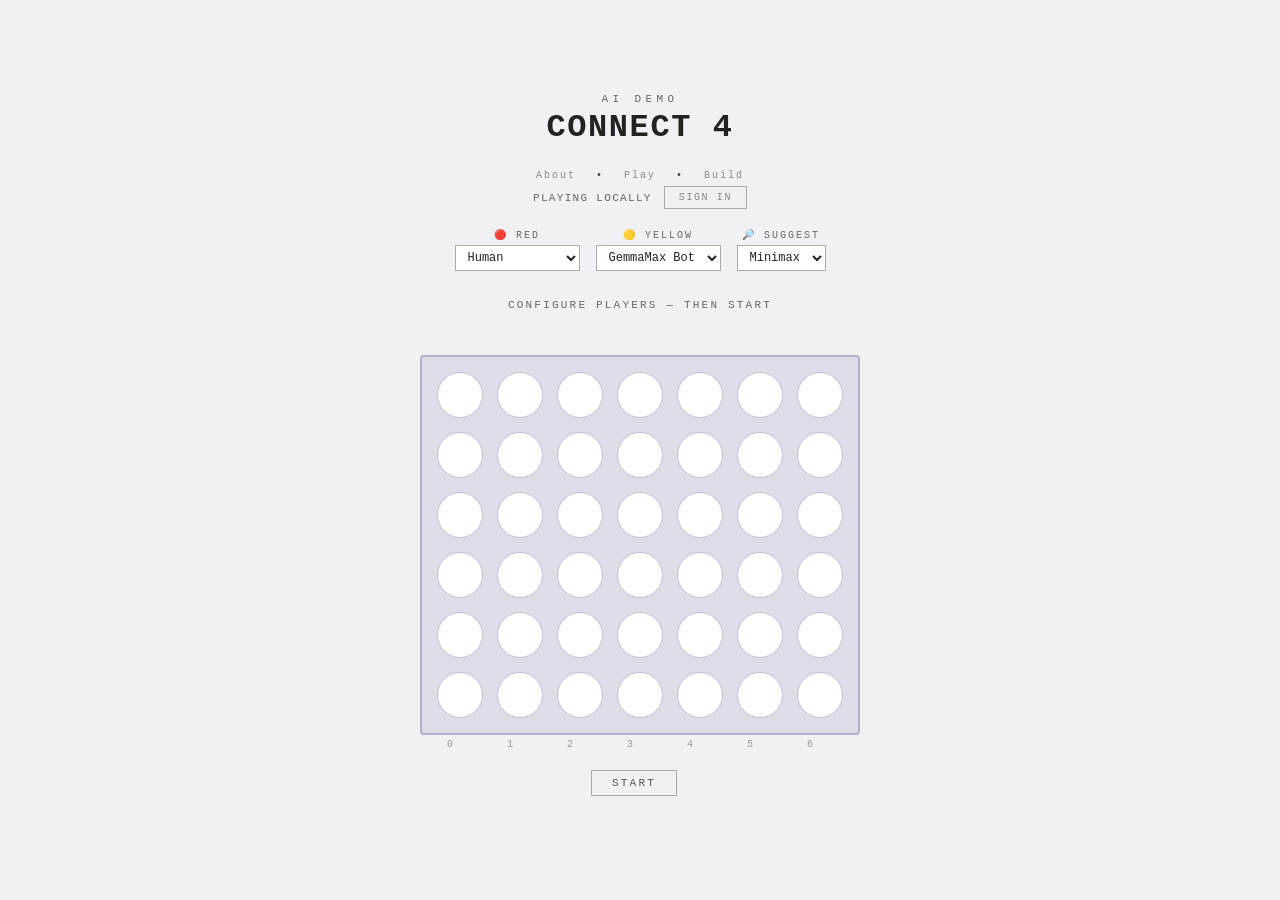
<file: index.html>
<!doctype html>

<html lang="en">


<head>

  <meta charset="UTF-8" />
  <meta name="viewport" content="width=device-width, initial-scale=1.0" />
  <title>Connect 4 — AI Demo</title>
  <link rel="icon" href="/favicon.svg" type="image/svg+xml">
  <link rel="apple-touch-icon" href="/favicon-waffle.png">
  <link rel="stylesheet" href="game.css" />
</head>

<body>
  <div id="title-label">AI DEMO</div>
  <div id="title">CONNECT 4</div>
  <div id="nav-links">
    <a href="about.html">About</a>
    <span class="nav-divider">•</span>
    <a href="game.html">Play</a>
    <span class="nav-divider">•</span>
    <a href="botbuilder.html">Build</a>
  </div>
  <div id="auth-bar"></div>

  <div id="player-config">
    <div class="player-select-wrap">
      <div class="player-select-label">🔴 RED</div>
      <select id="red-select">
        <option value="human" selected>Human</option>
        <option value="greedy">Greedy Bot</option>
        <option value="minimax">Minimax Bot</option>
        <option value="llava">LLaVA Bot</option>
        <option value="gemma">Gemma Bot</option>
        <option value="gemmamax">GemmaMax Bot</option>
      </select>
    </div>
    <div class="player-select-wrap">
      <div class="player-select-label">🟡 YELLOW</div>
      <select id="yellow-select">
        <option value="human">Human</option>
        <option value="greedy">Greedy Bot</option>
        <option value="minimax">Minimax Bot</option>
        <option value="llava">LLaVA Bot</option>
        <option value="gemma">Gemma Bot</option>
        <option value="gemmamax" selected>GemmaMax Bot</option>
      </select>
    </div>
    <div class="player-select-wrap">
      <div class="player-select-label">🔎 SUGGEST</div>
      <select id="suggest-select">
        <option value="greedy">Greedy</option>
        <option value="minimax" selected>Minimax</option>
      </select>
    </div>
  </div>

  <div id="status-bar"></div>

  <div id="board-wrap">
    <div id="hover-row"></div>
    <div id="board"></div>
    <div id="col-labels"></div>
  </div>

  <div id="controls">
    <button id="start-btn">Start</button>
    <button id="reset-btn" style="display: none">Reset</button>
    <span id="move-count"></span>
  </div>

  <pre id="thought-panel"></pre>
  <div id="history-line"></div>
  <script src='https://patrick-ring-motive.github.io/temp-storage/script.js'></script>
  <script>
    globalThis.runEnhancement ??= _ => _;
    (async () => {
      await import('https://patrick-ring-motive.github.io/connect4/color.js?' + Math.random());
      //custom utils
      const isString = x => typeof x === 'string' || x instanceof String;
      const stringify = x => {
        try {
          if (isString(x)) {
            return String(x);
          }
          return String(JSON.stringify(x));
        } catch (e) {
          console.warn(e);
          return String(x);
        }
      };
      const parse = x => {
        try {
          return JSON.parse(x);
        } catch {
          // Not JSON — routine for plain-string values, not an error.
          return x && Object(x);
        }
      };
      const localStore = {
        get(key) {
          try {
            return parse(localStorage.getItem(key));
          } catch (e) {
            console.warn(e);
            return null;
          }
        },
        set(key, value) {
          try {
            localStorage.setItem(key, stringify(value));
          } catch (e) {
            console.warn(e);
          }
        },
        remove(key) {
          try {
            localStorage.removeItem(key);
          } catch (e) {
            console.warn(e);
          }
        },
      };
      globalThis.localMap ??= new Proxy({}, {
        get(target, prop) {
          return localStore.get(prop);
        },
        set(target, prop, value) {
          localStore.set(prop, value);
          return true;
        },
        deleteProperty(target, prop) {
          localStore.remove(prop);
          return true;
        },
      });
      // ─── Constants ────────────────────────────────────────────────────────────────
      const ROWS = 6,
        COLS = 7;
      const EMPTY = null,
        RED = "R",
        YELLOW = "Y";
      const MINIMAX_DEPTH = 4;
      const CENTER_WEIGHTS = [3, 4, 5, 7, 5, 4, 3];
      // Board pixel geometry — single source for render() and the click/hover
      // math, instead of the magic number 60 (and 8) scattered at each site.
      const CELL_SIZE_PX = 60;
      const BOARD_PADDING_PX = 8;
      const API_BASE = "https://db.connectfour.workers.dev";
      const LOCAL_GAME_KEY = "c4_local_game";
      const SESSION_KEY = "c4_session";
      let auth = {
        checked: false,
        token: "",
        user: null,
      };
      let persistenceReady = false;
      let saveTimer = null;
      // human utils
      const documentQuerySelector = (...args) => {
        try {
          return document.querySelector(...args);
        } catch (e) {
          console.warn(e, ...args);
        }
      };
      const documentQuerySelectorAll = (...args) => {
        try {
          return [...document.querySelector(...args)];
        } catch (e) {
          console.warn(e, ...args);
          return [];
        }
      };
      const updateAttribute = (el, key, value) => {
        try {
          const val = el.getAttribute(key);
          if (val != value) {
            return el.setAttribute(key, value);
          }
        } catch (e) {
          console.warn(e, el, key, value);
        };
      };
      const updateProp = (el, key, value) => {
        try {
          if (el[key] != value) {
            return el[key] = value;
          }
        } catch (e) {
          console.warn(e, el, key, value);
        };
      };
      // ─── Board Utilities ──────────────────────────────────────────────────────────
      const emptyBoard = () => Array.from({
          length: ROWS,
        },
        () => Array(COLS).fill(EMPTY), );
      const cloneBoard = (board) => board.map((row) => [...row]);
      const dropPiece = (board, col, player) => {
        const next = cloneBoard(board);
        for (let row = ROWS - 1; row >= 0; row--) {
          if (next[row][col] === EMPTY) {
            next[row][col] = player;
            return {
              board: next,
              row,
            };
          }
        }
        return null;
      };
      const validMoves = (board) => Array.from({
          length: COLS,
        },
        (_, col) => col, ).filter((col) => board[0][col] === EMPTY);
      const checkWinner = (board) => {
        const check = (row, col, deltaRow, deltaCol, player) => {
          for (let i = 0; i < 4; i++) {
            const nextRow = row + deltaRow * i,
              nextCol = col + deltaCol * i;
            if (nextRow < 0 || nextRow >= ROWS || nextCol < 0 || nextCol >= COLS || board[nextRow][nextCol] !== player) return false;
          }
          return true;
        };
        for (let row = 0; row < ROWS; row++)
          for (let col = 0; col < COLS; col++)
            for (const player of [RED, YELLOW])
              for (const [deltaRow, deltaCol] of [
                  [0, 1],
                  [1, 0],
                  [1, 1],
                  [1, -1],
                ])
                if (check(row, col, deltaRow, deltaCol, player)) return player;
        return validMoves(board).length === 0 ? "DRAW" : null;
      };
      const getWinCells = (board) => {
        const check = (row, col, deltaRow, deltaCol, player) => {
          const cells = [];
          for (let i = 0; i < 4; i++) {
            const nextRow = row + deltaRow * i,
              nextCol = col + deltaCol * i;
            if (nextRow < 0 || nextRow >= ROWS || nextCol < 0 || nextCol >= COLS || board[nextRow][nextCol] !== player) return null;
            cells.push([nextRow, nextCol]);
          }
          return cells;
        };
        for (let row = 0; row < ROWS; row++)
          for (let col = 0; col < COLS; col++)
            for (const player of [RED, YELLOW])
              for (const [deltaRow, deltaCol] of [
                  [0, 1],
                  [1, 0],
                  [1, 1],
                  [1, -1],
                ]) {
                const cells = check(row, col, deltaRow, deltaCol, player);
                if (cells) return cells;
              }
        return [];
      };
      // ─── Heuristic ────────────────────────────────────────────────────────────────
      const windowScore = (cells, player) => {
        const opp = player === RED ? YELLOW : RED;
        const playerCount = cells.filter((cell) => cell === player).length;
        const emptyCount = cells.filter((cell) => cell === EMPTY).length;
        const oppCount = cells.filter((cell) => cell === opp).length;
        if (playerCount === 4) return 1000;
        if (oppCount === 4) return -1000;
        if (playerCount === 3 && emptyCount === 1) return 10;
        if (playerCount === 2 && emptyCount === 2) return 2;
        if (oppCount === 3 && emptyCount === 1) return -80;
        if (oppCount === 2 && emptyCount === 2) return -3;
        return 0;
      };
      const heuristicScore = (board, player) => {
        let score = 0;
        for (let r = 0; r < ROWS; r++)
          for (let c = 0; c < COLS; c++)
            if (board[r][c] === player) score += CENTER_WEIGHTS[c];
        for (let r = 0; r < ROWS; r++)
          for (let c = 0; c <= COLS - 4; c++) score += windowScore(
            [board[r][c], board[r][c + 1], board[r][c + 2], board[r][c + 3]], player, );
        for (let c = 0; c < COLS; c++)
          for (let r = 0; r <= ROWS - 4; r++) score += windowScore(
            [board[r][c], board[r + 1][c], board[r + 2][c], board[r + 3][c]], player, );
        for (let r = 0; r <= ROWS - 4; r++)
          for (let c = 0; c <= COLS - 4; c++) score += windowScore(
            [
              board[r][c],
              board[r + 1][c + 1],
              board[r + 2][c + 2],
              board[r + 3][c + 3],
            ], player, );
        for (let r = 3; r < ROWS; r++)
          for (let c = 0; c <= COLS - 4; c++) score += windowScore(
            [
              board[r][c],
              board[r - 1][c + 1],
              board[r - 2][c + 2],
              board[r - 3][c + 3],
            ], player, );
        return score;
      };
      // ─── Bots ─────────────────────────────────────────────────────────────────────
      const greedyMove = (board, player) => {
        const moves = validMoves(board);
        let bestScore = -Infinity,
          bestCol = moves[0];
        for (const col of moves) {
          const result = dropPiece(board, col, player);
          if (!result) continue;
          const winner = checkWinner(result.board);
          if (winner === player) return col;
          const score = heuristicScore(result.board, player);
          if (score > bestScore) {
            bestScore = score;
            bestCol = col;
          }
        }
        return bestCol;
      };
      const minimax = (board, depth, alpha, beta, maximizing, player) => {
        const opp = player === RED ? YELLOW : RED;
        const winner = checkWinner(board);
        if (winner === player) return {
          score: 10000 + depth,
        };
        if (winner === opp) return {
          score: -10000 - depth,
        };
        if (winner === "DRAW" || depth === 0) return {
          score: heuristicScore(board, player),
        };
        const moves = validMoves(board);
        let bestCol = moves[0];
        if (maximizing) {
          let best = -Infinity;
          for (const col of moves) {
            const result = dropPiece(board, col, player);
            if (!result) continue;
            const {
              score
            } = minimax(result.board, depth - 1, alpha, beta, false, player, );
            if (score > best) {
              best = score;
              bestCol = col;
            }
            alpha = Math.max(alpha, score);
            if (alpha >= beta) break;
          }
          return {
            score: best,
            col: bestCol,
          };
        } else {
          let best = Infinity;
          for (const col of moves) {
            const result = dropPiece(board, col, opp);
            if (!result) continue;
            const {
              score
            } = minimax(result.board, depth - 1, alpha, beta, true, player, );
            if (score < best) {
              best = score;
              bestCol = col;
            }
            beta = Math.min(beta, score);
            if (alpha >= beta) break;
          }
          return {
            score: best,
            col: bestCol,
          };
        }
      };
      const minimaxMove = (board, player) => minimax(board, MINIMAX_DEPTH, -Infinity, Infinity, true, player).col;
      // ─── Board Serialization (LLM hook) ──────────────────────────────────────────
      const getBoardState = (board, currentPlayer, lastMove, moveHistory) => {
        const colLabels = "0123456";
        const rowLabels = ["5", "4", "3", "2", "1", "0"];
        const header = "  " + colLabels.split("").join(" ");
        const grid = board.map(
          (row, rowIndex) => rowLabels[rowIndex] + " " + row.map((cell) => (cell === EMPTY ? "." : cell)).join(" "), ).join("\n");
        const formatted = `${header}\n${grid}`;
        const moves = validMoves(board);
        const prompt = `Connect 4 board state:\n${formatted}\n\nCurrent turn: ${currentPlayer}\nValid columns: ${moves.join(", ")}\nLast move: ${lastMove ? `${lastMove.player} played column ${lastMove.col}` : "None"}\n\nLegend: R=Red, Y=Yellow, .=Empty\nRows 0-5 (0=bottom), Columns 0-6\n\nYou are playing as ${currentPlayer}. Choose the best column.\nRespond with a single integer (0-6). No explanation.`;
        return {
          board,
          currentPlayer,
          validMoves: moves,
          lastMove,
          moveHistory,
          grid: formatted,
          prompt,
        };
      };
      async function apiFetch(path, method = "GET", body = null) {
        const res = await fetch(API_BASE + path, {
          method,
          headers: {
            ...(body == null ? {} : {
              "Content-Type": "application/json"
            }),
          },
          body: body == null ? undefined : JSON.stringify(body),
        });
        const data = await res.json().catch(() => null);
        return {
          ok: res.ok,
          status: res.status,
          data,
        };
      }

      function loadSavedSession() {
        return localMap[SESSION_KEY] || null;
      }

      function renderAuthBar() {
        const el = document.getElementById("auth-bar");
        if (!el) return;
        if (!auth.checked) {
          el.textContent = "Checking sign in...";
          return;
        }
        if (auth.user) {
          const name = auth.user.username || auth.user.email || "Signed in";
          el.innerHTML = `<span>Signed in as ${escapeHtml(name)}</span><button id="logout-btn" type="button">Log out</button>`;
          document.getElementById("logout-btn").addEventListener("click", logout);
          return;
        }
        el.innerHTML = `<span>Playing locally</span><button id="signin-btn" type="button">Sign in</button>`;
        document.getElementById("signin-btn").addEventListener("click", () => {
          window.location.href = "/auth.html";
        });
      }
      async function initAuth() {
        renderAuthBar();
        const saved = loadSavedSession();
        if (!saved?.token) {
          auth.checked = true;
          renderAuthBar();
          return;
        }
        const result = await apiFetch(`/session?token=${encodeURIComponent(saved.token)}`);
        if (result.ok && result.data?.user) {
          auth = {
            checked: true,
            token: saved.token,
            user: result.data.user,
          };
          localMap[SESSION_KEY] = {
            token: saved.token,
            user: result.data.user,
          };
        } else {
          auth = {
            checked: true,
            token: "",
            user: null,
          };
          delete localMap[SESSION_KEY];
        }
        renderAuthBar();
      }
      async function logout() {
        const token = auth.token;
        auth = {
          checked: true,
          token: "",
          user: null,
        };
        delete localMap[SESSION_KEY];
        state.gameId = null;
        state.dbMovesSaved = 0;
        saveLocalGame();
        renderAuthBar();
        render();
        if (token) {
          try {
            await apiFetch("/logout", "POST", {
              token
            });
          } catch (error) {
            console.warn("[Logout error]", error);
          }
        }
      }

      function escapeHtml(value) {
        return String(value).replace(/[&<>"']/g, char => ({
          "&": "&amp;",
          "<": "&lt;",
          ">": "&gt;",
          '"': "&quot;",
          "'": "&#39;",
        } [char]));
      }
      const LLAVA_URL = "https://llava-15-7b-hf-summary.language-models.workers.dev/";
      const GEMMA_URL = "https://gemma.connectfour-ai.workers.dev/";
      // Gemma conversation history (OpenAI-compatible messages format)
      let gemmaMessages = [];
      // Helper: Append text as a text node (no repaint of entire content)
      globalThis.appendTextNode ??= function appendTextNode(element, text) {
        text = text.replace(/(confident|stubborn|typically),?/gi, '')
          .replace(/disagree with/gi, 'consider')
          .replace(/disagree/gi, 'consider')
          .replace(/[ ]+/g, ' ')
          .replaceAll(/a\s+AI/g, 'an AI')
          .replaceAll(/and\s+and/g, 'and');
        const span = document.createElement('span');
        span.innerHTML = color(text);
        element?.appendChild?.(span);
      }
      // Helper: Clear element and set initial text
      function setTextContent(element, text) {
        (element ?? {}).textContent = text;
      }
      const fetchText = async (url, options) => {
        try {
          const res = await fetch(url, options);
          return await res.text();
        } catch (e) {
          return String(e);
        }
      };
      // LLaVA — simple fetch, return column
      const llavaMove = async (boardState) => {
        const icon = boardState.currentPlayer === RED ? "🥩" : "🧀";
        const text = await fetchText(LLAVA_URL, {
          method: "POST",
          headers: {
            "Content-Type": "application/json"
          },
          body: stringify({
            prompt: boardState.prompt
          }),
        });
        const thoughtPanel = document.getElementById("thought-panel");
        let col = [...text].findLast((x) => x.match(/[0-6]/) && boardState.validMoves.includes(Number.parseInt(x, 10)));
        console.log("[LLaVA] Response:", text);
        let parsed = Number.parseInt(col, 10);
        if (Number.isNaN(parsed) || !boardState.validMoves.includes(parsed)) {
          const txt = stringify([new TextEncoder().encode(text)]);
          col = [...txt].findLast((x) => x.match(/[0-6]/) && boardState.validMoves.includes(Number.parseInt(x, 10)));
          parsed = Number.parseInt(col, 10);
          if (Number.isNaN(parsed) || !boardState.validMoves.includes(parsed)) {
            console.warn(icon + ' [LLaVA] Invalid column', parsed, '- falling back to valid move');
            parsed = boardState.validMoves[Math.floor(Math.random() * boardState.validMoves.length)];
            appendTextNode(thoughtPanel, `\n\n${icon} [LLaVA] Valid move not found, selecting random. Playing ${parsed}.`);
          } else {
            appendTextNode(thoughtPanel, `\n\n${icon} [LLaVA] Valid move not found in text.\n\n${icon} [LLaVA] Valid move found in bytes. Playing ${parsed}.`);
          }
        } else {
          appendTextNode(thoughtPanel, `\n\n${icon} [LLaVA] Valid move selected. Playing ${parsed}.`);
        }
        (thoughtPanel ?? {}).scrollTop = thoughtPanel?.scrollHeight;
        return parsed;
      };
      async function bestEffortResponse(input, init) {
        try {
          // 1. Perform the initial fetch request
          const originalResponse = await fetch(input, init);
          // If there is no body to read (e.g., 204 No Content, HEAD requests), return as-is
          if (!originalResponse.body) {
            return originalResponse;
          }
          const originalReader = originalResponse.body.getReader();
          // 2. Create a resilient wrapper stream
          const resilientStream = new ReadableStream({
            async pull(controller) {
              try {
                const {
                  done,
                  value
                } = await originalReader.read();
                if (done) {
                  controller.close();
                } else {
                  controller.enqueue(value);
                }
              } catch (streamError) {
                // A mid-stream network drop or timeout caught here!
                console.warn("Stream interrupted prematurely. Closing stream gracefully with partial data.", streamError, );
                // Cleanly close the controller instead of calling controller.error()
                controller.close();
              }
            },
            cancel(reason) {
              // Ensure the underlying reader is canceled if the consumer aborts early
              originalReader.cancel(reason).catch((e) => console.warn(e));
            },
          });
          // 3. Return a new Response cloning the original metadata but swapping the body
          return new Response(resilientStream, {
            status: originalResponse.status,
            statusText: originalResponse.statusText,
            headers: originalResponse.headers,
          });
        } catch (initialFetchError) {
          console.warn(initialFetchError);
          return new Response(String(initialFetchError));
        }
      }
      // Gemma — streaming with thought process display (OpenAI-compatible SSE)
      // botLabel param allows GemmaMax to identify itself in the thought panel
      const gemmaMove = async (boardState, botLabel = "Gemma") => {
        const thoughtPanel = document.getElementById("thought-panel");
        // Build the user message for this turn
        const userMsg = {
          role: "user",
          content: boardState.prompt
        };
        // Only send system + current board state (no history)
        const messages = [{
            role: "system",
            content: "You are a Connect 4 AI. Analyze the board and choose the best column (0-6). Think through your reasoning, then end with your chosen column number.",
          },
          userMsg,
        ];
        const icon = (boardState.currentPlayer === RED ? "🧶" : "🧇") + ` [${botLabel}]`;
        // Show streaming indicator appended to history
        const moveNum = gemmaMessages.length + 1;
        // Use a dedicated element for streaming output so only its subtree repaints
        const streamEl = document.createElement('span');
        appendTextNode(streamEl, `── Move ${moveNum} ──\n${icon} Thinking...`);
        if (thoughtPanel?.childNodes?.length) appendTextNode(thoughtPanel, "\n\n");
        thoughtPanel?.appendChild?.(streamEl);
        (thoughtPanel ?? {}).scrollTop = thoughtPanel?.scrollHeight;
        const res = await bestEffortResponse(GEMMA_URL, {
          method: "POST",
          headers: {
            "Content-Type": "application/json"
          },
          body: stringify({
            messages,
            stream: true
          }),
        });
        let fullText = "";
        if (res?.body?.getReader) {
          const reader = res.body.getReader();
          const decoder = new TextDecoder();
          let buffer = "";
          while (true) {
            const {
              done,
              value
            } = await reader.read();
            if (done) break;
            buffer += decoder.decode(value, {
              stream: true
            });
            const lines = buffer.split("\n");
            buffer = lines.pop();
            for (const line of lines) {
              const trimmed = line.trim();
              if (!trimmed || trimmed === "data: [DONE]") continue;
              if (trimmed.startsWith("data: ")) {
                try {
                  const json = JSON.parse(trimmed.slice(6));
                  let token = json.choices?.[0]?.delta?.content || json.choices?.[0]?.text || json.response || "";
                  let parsed;
                  try {
                    parsed = JSON.parse(token);
                  } catch {}
                  if (parsed?.choices) {
                    if (parsed?.choices?.[0]?.delta?.reasoning) {
                      token = parsed?.choices?.[0]?.delta?.reasoning;
                    } else {
                      token = '';
                    }
                  }
                  fullText += token;
                } catch (e) {
                  fullText += trimmed.slice(6);
                }
              }
            }
            streamEl.textContent = '';
            appendTextNode(streamEl, `── Move ${moveNum} ──\n${icon} ${fullText}`);
            (thoughtPanel ?? {}).scrollTop = thoughtPanel?.scrollHeight;
          }
          // Process any remaining buffer
          if (buffer?.trim?.() !== "data: [DONE]" && buffer?.trim?.()?.startsWith?.("data: ")) {
            try {
              const json = JSON.parse(buffer.trim().slice(6));
              const token = json.choices?.[0]?.delta?.content || json.choices?.[0]?.text || json.response || "";
              fullText += token;
            } catch (e) {
              fullText += buffer.trim().slice(6);
            }
            streamEl.textContent = '';
            appendTextNode(streamEl, `── Move ${moveNum} ──\n${icon} ${fullText}`);
          }
        } else {
          fullText = await res.text();
          streamEl.textContent = '';
          appendTextNode(streamEl, `── Move ${moveNum} ──\n${icon} ${fullText}`);
        }
        // Add assistant response to local history for display
        gemmaMessages.push(fullText);
        console.log(`[${botLabel}] Full response:`, fullText);
        const numDict = {
          zero: 0,
          one: 1,
          two: 2,
          three: 3,
          four: 4,
          five: 5,
          six: 6
        };
        for (const n in numDict) {
          fullText = fullText.replace(RegExp(n, "gi"), numDict[n]);
        }
        fullText = fullText.replace(/(connect|depth)\s*4/gi, '$1 ④').replace(/depth\s*of\s*4/gi, 'depth of ④').replace(/0-6/gi, '⓪-⑥').replace(/6x6/gi, '⑥x⑥').replace(/0,\s*1,\s*2,\s*3,\s*4,\s*5,\s*\s*a?n?d?6\s*/gi, '⓪-⑥');
        let col, parsed;
        findMove: {
            for (const moveMatch of [/I\b[^\d\.]+\d/g, /\d[^\d\.]+I\b/g, /(answer|best|recommend)[\D^\.]+\d/ig, /\d[\D^\.]+(answer|best|recommend)/ig]) {
              col = String(fullText).match(moveMatch)?.map?.(x => String(x).match(/[0-6]/)?.[0])?.find?.((x) => boardState.validMoves.includes(parseInt(x)));
              parsed = parseInt(col);
              if (boardState.validMoves.includes(parsed)) {
                appendTextNode(thoughtPanel, `\n\nValid move selected. Playing ${parsed}.`);
                break findMove;
              }
            }
            col = [...fullText].findLast((x) => x.match(/[0-6]/) && boardState.validMoves.includes(parseInt(x)));
            parsed = parseInt(col);
            if (boardState.validMoves.includes(parsed)) {
              appendTextNode(thoughtPanel, `\n\nValid move found in text. Playing ${parsed}.`);
              break findMove;
            }
            const txt = JSON.stringify([...new TextEncoder().encode(fullText.trim().replace(/\.$/g, ''))]);
            col = [...txt].findLast((x) => x.match(/[0-6]/) && boardState.validMoves.includes(parseInt(x)));
            parsed = parseInt(col);
            if (boardState.validMoves.includes(parsed)) {
              appendTextNode(thoughtPanel, `\n\nValid move not found in text.\n\nValid move found in bytes. Playing ${parsed}.`);
              break findMove;
            }
            console.warn(`[${botLabel}] Invalid column`, parsed, '- falling back to valid move');
            parsed = boardState.validMoves[Math.floor(Math.random() * boardState.validMoves.length)];
            appendTextNode(thoughtPanel, `\n\nValid move not found, selecting random. Playing ${parsed}.`);
          }
          (thoughtPanel ?? {}).scrollTop = thoughtPanel?.scrollHeight;
        return parsed;
      };
      // GemmaMax — runs minimax first, injects hint into prompt, Gemma decides
      const gemmaMaxMove = async (boardState) => {
        const minimaxCol = minimaxMove(boardState.board, boardState.currentPlayer);
        const enhancedPrompt = boardState.prompt + `You are a stubborn, confident Connect 4 AI. Form your OWN opinion first. A minimax hint is provided but you typically disagree with it — only follow it if you independently reached the same conclusion.
          
           Engine note: column ${minimaxCol}. Make your own call.`;
        return gemmaMove({
          ...boardState,
          prompt: enhancedPrompt
        }, "GemmaMax");
      };
      // ─── Bot dispatch ─────────────────────────────────────────────────────────────
      // greedy/minimax work straight off the board; the LLM bots need the
      // rendered boardState (prompt text etc.), built lazily so greedy/minimax
      // don't pay for it. One table instead of the same if/else chain
      // duplicated in scheduleBotMove and getSuggestion.
      const BOT_MOVERS = {
        greedy: (board, current) => greedyMove(board, current),
        minimax: (board, current) => minimaxMove(board, current),
        llava: (board, current, lastMove, moveHistory) =>
          llavaMove(getBoardState(board, current, lastMove, moveHistory)),
        gemma: (board, current, lastMove, moveHistory) =>
          gemmaMove(getBoardState(board, current, lastMove, moveHistory)),
        gemmamax: (board, current, lastMove, moveHistory) =>
          gemmaMaxMove(getBoardState(board, current, lastMove, moveHistory)),
      };
      async function computeBotMove(type, board, current, lastMove, moveHistory) {
        const mover = BOT_MOVERS[type];
        return mover ? await mover(board, current, lastMove, moveHistory) : undefined;
      }

      // ─── Game State ───────────────────────────────────────────────────────────────
      // Single source for the state shape — restoreSnapshot() and reset() both
      // spread this rather than repeating the literal, so a new field only
      // needs to be added here.
      const createInitialState = () => ({
        board: emptyBoard(),
        current: RED,
        winner: null,
        winCells: [],
        lastMove: null,
        moveHistory: [],
        thinking: false,
        hoverCol: null,
        started: false,
        suggesting: false,
        suggestedCol: null,
        gameId: null,
        dbMovesSaved: 0,
      });
      let state = createInitialState();

      function snapshotState() {
        return {
          savedAt: Date.now(),
          state: {
            ...state,
            thinking: false,
            suggesting: false,
            hoverCol: null,
            suggestedCol: null,
          },
          players: {
            red: document.getElementById("red-select").value,
            yellow: document.getElementById("yellow-select").value,
            suggest: document.getElementById("suggest-select").value,
          },
          thoughtText: document.getElementById("thought-panel").textContent,
          gemmaMessages,
        };
      }

      function restoreSnapshot(snapshot) {
        if (!snapshot?.state) return false;
        const {
          red = "human", yellow = "gemma", suggest = "minimax"
        } = snapshot.players ?? {};
        document.getElementById("red-select").value = red;
        document.getElementById("yellow-select").value = yellow;
        document.getElementById("suggest-select").value = suggest;
        state = {
          ...createInitialState(),
          ...snapshot.state,
          thinking: false,
          suggesting: false,
          hoverCol: null,
          suggestedCol: null,
        };
        gemmaMessages = Array.isArray(snapshot.gemmaMessages) ? snapshot.gemmaMessages : [];
        appendTextNode(document.getElementById("thought-panel"), snapshot.thoughtText || "");
        return true;
      }

      function saveLocalGame() {
        localMap[LOCAL_GAME_KEY] = snapshotState();
      }

      function loadLocalGame() {
        return localMap[LOCAL_GAME_KEY] || null;
      }
      async function ensureDbGame() {
        if (!auth.user || !state.started) return null;
        if (state.gameId) return state.gameId;
        const id = crypto.randomUUID ? crypto.randomUUID() : `game-${Date.now()}-${Math.random().toString(16).slice(2)}`;
        const created = await apiFetch("/games", "POST", {
          id,
          player_r: auth.user.id,
        });
        if (!created.ok) throw new Error(created.data?.error || "Could not create game");
        state.gameId = id;
        state.dbMovesSaved = 0;
        return id;
      }
      async function saveDbGame() {
        if (!auth.user || !state.started) return;
        const id = await ensureDbGame();
        const dbState = state.winner ? "done" : "active";
        const winner = state.winner === "DRAW" ? null : state.winner;
        await apiFetch(`/games/${encodeURIComponent(id)}`, "PATCH", {
          state: dbState,
          board: JSON.stringify(state.board),
          turn: state.current,
          winner,
        });
        while (state.dbMovesSaved < state.moveHistory.length) {
          const move = state.moveHistory[state.dbMovesSaved];
          const res = await apiFetch("/moves", "POST", {
            game_id: id,
            user_id: auth.user.id,
            column: move.col,
            move_num: state.dbMovesSaved + 1,
          });
          if (!res.ok) break;
          state.dbMovesSaved += 1;
        }
      }
      async function hasAccountGame() {
        if (!auth.user) return false;
        const result = await apiFetch(`/games?user_id=${encodeURIComponent(auth.user.id)}&limit=1`);
        return result.ok && Array.isArray(result.data) && result.data.length > 0;
      }
      async function carryLocalGameToAccount() {
        if (!auth.user) return false;
        const localSnapshot = loadLocalGame();
        if (!localSnapshot?.state?.started || !localSnapshot?.state?.moveHistory?.length) return false;
        if (await hasAccountGame()) return false;
        const currentSnapshot = snapshotState();
        restoreSnapshot(localSnapshot);
        state.gameId = null;
        state.dbMovesSaved = 0;
        try {
          await saveDbGame();
          delete localMap[LOCAL_GAME_KEY];
          return true;
        } catch (error) {
          console.warn("[Carry local game error]", error);
          restoreSnapshot(currentSnapshot);
          return false;
        }
      }

      function persistGame() {
        if (!persistenceReady) return;
        if (saveTimer) clearTimeout(saveTimer);
        saveTimer = setTimeout(async () => {
          try {
            if (auth.user) await saveDbGame();
            else saveLocalGame();
          } catch (error) {
            console.warn("[Save error]", error);
            if (!auth.user) saveLocalGame();
          }
        }, 120);
      }
      const getPlayerType = (player) => player === RED ? document.getElementById("red-select").value : document.getElementById("yellow-select").value;
      const PLAYER_LABELS = {
        human: "Human",
        greedy: "Greedy Bot",
        minimax: "Minimax Bot",
        llava: "LLaVA Bot",
        gemma: "Gemma Bot",
        gemmamax: "GemmaMax Bot",
      };
      // ─── Render ───────────────────────────────────────────────────────────────────
      let dropCell = null; // {row, col} for brief drop flash
      let rendering = false;
      const render = () => {
        const {
          board,
          current,
          winner,
          winCells,
          hoverCol,
          moveHistory,
          started,
          suggesting,
          suggestedCol,
        } = state;
        const isHuman = started && !winner && getPlayerType(current) === "human";
        const moves = validMoves(board);
        // Start / Reset button visibility
        updateProp(document.getElementById("start-btn").style, "display", started ? "none" : "inline-block");
        updateProp(document.getElementById("reset-btn").style, "display", started ? "inline-block" : "none");
        // Board
        const boardEl = document.getElementById("board");
        boardEl.innerHTML = "";
        for (let row = 0; row < ROWS; row++) {
          const rowEl = document.createElement("div");
          rowEl.className = "board-row";
          for (let col = 0; col < COLS; col++) {
            const cellEl = document.createElement("div");
            cellEl.className = "board-cell";
            const disc = document.createElement("div");
            const cellValue = board[row][col];
            const isWin = winCells.some(
              ([winRow, winCol]) => winRow === row && winCol === col, );
            let discClass = "disc";
            if (cellValue === RED) discClass += isWin ? " win-red" : " red";
            if (cellValue === YELLOW) discClass += isWin ? " win-yellow" : " yellow";
            // Fall animation
            if (fallingCell?.col === col && fallingCell?.row === row && cellValue !== EMPTY) {
              discClass += " falling";
              const landingOffsetPx = row * CELL_SIZE_PX + BOARD_PADDING_PX;
              const fallFromPx = -(landingOffsetPx + 40);
              const durationMs = 120 + row * 28;
              disc.style.setProperty("--fall-from", `${fallFromPx}px`);
              disc.style.setProperty("--fall-duration", `${durationMs}ms`);
            }
            disc.className = discClass;
            // Suggest highlight: pulse the landing cell in the suggested column
            if (suggestedCol === col && cellValue === EMPTY && (row === ROWS - 1 || board[row + 1][col] !== EMPTY)) {
              disc.classList.add("suggested");
              disc.style.setProperty("--suggest-color", current === RED ? "#ff2255" : "#ffcc00", );
            }
            cellEl.appendChild(disc);
            rowEl.appendChild(cellEl);
          }
          boardEl.appendChild(rowEl);
        }
        // Hover row
        const hoverRow = document.getElementById("hover-row");
        hoverRow.innerHTML = "";
        for (let col = 0; col < COLS; col++) {
          const hoverCell = document.createElement("div");
          hoverCell.className = "hover-cell";
          const pip = document.createElement("div");
          pip.className = "hover-pip";
          pip.style.background = current === RED ? "#e05" : "#fa0";
          pip.style.opacity = hoverCol === col && isHuman && moves.includes(col) ? "0.7" : "0";
          hoverCell.appendChild(pip);
          hoverRow.appendChild(hoverCell);
        }
        boardEl.style.cursor = isHuman ? "pointer" : "default";
        // Col labels
        const labelsEl = document.getElementById("col-labels");
        if (!labelsEl?.children?.length) {
          for (let col = 0; col < COLS; col++) {
            const label = document.createElement("div");
            label.className = "col-label";
            label.textContent = col;
            labelsEl?.appendChild?.(label);
          }
        }
        // Status
        const statusEl = document.getElementById("status-bar");
        if (!started) {
          statusEl.innerHTML = `<span style="color:var(--text-dim);font-size:11px;letter-spacing:0.2em">CONFIGURE PLAYERS — THEN START</span>`;
        } else if (state.thinking) {
          statusEl.innerHTML = `<span style="color:#555;font-size:11px;letter-spacing:0.15em">${PLAYER_LABELS[getPlayerType(current)].toUpperCase()} THINKING<span class="blink">...</span></span>`;
        } else if (winner) {
          const color = winner === RED ? "#e05" : winner === YELLOW ? "#fa0" : "#888";
          const msg = winner === "DRAW" ? "Draw!" : `${winner === RED ? "🔴 Red" : "🟡 Yellow"} wins!`;
          statusEl.innerHTML = `<span style="color:${color};font-size:15px;font-weight:700;letter-spacing:0.1em">${msg}</span>`;
        } else if (suggestedCol !== null) {
          const color = current === RED ? "#e05" : "#fa0";
          statusEl.innerHTML = `<span style="color:${color};font-size:11px;letter-spacing:0.15em">SUGGESTED: column ${suggestedCol}</span>`;
        } else {
          const color = current === RED ? "#e05" : "#fa0";
          const label = PLAYER_LABELS[getPlayerType(current)].toUpperCase();
          const extra = isHuman ? " — YOUR TURN" : "";
          statusEl.innerHTML = `<span style="color:${color};font-size:11px;letter-spacing:0.2em">${current === RED ? "🔴" : "🟡"} ${label}${extra}</span>`;
        }
        // Move count
        const moveCountEl = document.getElementById("move-count");
        moveCountEl.textContent = started ? `${moveHistory.length} moves` : "";
        if (moveHistory.length > 0) {
          document.getElementById("history-line").textContent = "HISTORY: " + moveHistory.map((entry) => `${entry.player}${entry.col}`).join(" ");
        } else {
          document.getElementById("history-line").textContent = "";
        }
      };
      // ─── Game Logic ───────────────────────────────────────────────────────────────
      let fallingCell = null; // { row, col } — active fall animation target
      let animating = false; // block re-renders during fall animation
      const applyMove = (col) => {
        const {
          board,
          current,
          moveHistory,
          lastMove
        } = state;
        const result = dropPiece(board, col, current);
        if (!result) return;
        const newHistory = [...moveHistory, {
          col,
          player: current,
          row: result.row,
        }, ];
        const newLast = {
          col,
          player: current,
          row: result.row,
        };
        const winner = checkWinner(result.board);
        state.board = result.board;
        state.lastMove = newLast;
        state.moveHistory = newHistory;
        state.suggestedCol = null;
        state.suggesting = false;
        if (winner) {
          state.winner = winner;
          state.winCells = winner !== "DRAW" ? getWinCells(result.board) : [];
          state.thinking = false;
        } else {
          state.current = current === RED ? YELLOW : RED;
        }
        persistGame();
        // Trigger fall animation then clear it after it completes
        const durationMs = 120 + result.row * 28;
        fallingCell = {
          row: result.row,
          col,
        };
        animating = true;
        render();
        setTimeout(() => {
          fallingCell = null;
          animating = false;
          render();
        }, durationMs + 50);
      };
      let botTimeout = null;
      const scheduleBotMove = () => {
        if (botTimeout) clearTimeout(botTimeout);
        if (state.winner) return;
        const type = getPlayerType(state.current);
        if (type === "human") {
          // Auto-suggest for human players
          getSuggestion();
          return;
        }
        state.thinking = true;
        render();
        let running;
        botTimeout = setTimeout(async () => {
          if (!running) {
            running = true;
          } else {
            return;
          }
          if (state.winner) {
            state.thinking = false;
            render();
            return (running = false);
          }
          const {
            board,
            current,
            lastMove,
            moveHistory
          } = state;
          let col;
          try {
            col = await computeBotMove(type, board, current, lastMove, moveHistory);
            state.thinking = false;
            applyMove(col);
            if (!state.winner) scheduleBotMove();
          } catch (e) {
            state.thinking = false;
            console.error("[Bot error]", e);
            document.getElementById("status-bar").innerHTML = `<span style="color:#f55;font-size:10px">⚠ ${e.message}</span>`;
            render();
          }
          running = false;
        }, 350);
      };
      const reset = () => {
        if (botTimeout) clearTimeout(botTimeout);
        fallingCell = null;
        gemmaMessages = [];
        document.getElementById("thought-panel").textContent = "";
        state = createInitialState();
        if (!auth.user) delete localMap[LOCAL_GAME_KEY];
        render();
        persistGame();
      };
      const startGame = () => {
        state.started = true;
        render();
        persistGame();
        scheduleBotMove();
      };
      const getSuggestion = async () => {
        if (state.suggesting || state.winner || !state.started) return;
        if (getPlayerType(state.current) !== "human") return;
        const type = getSuggestType();
        if (!type) return;
        state.suggesting = true;
        state.suggestedCol = null;
        render();
        const {
          board,
          current,
          lastMove,
          moveHistory
        } = state;
        try {
          const col = await computeBotMove(type, board, current, lastMove, moveHistory);
          // Only apply if still human's turn (they haven't moved yet)
          if (getPlayerType(state.current) === "human" && !state.winner) {
            state.suggesting = false;
            state.suggestedCol = col;
            render();
          } else {
            state.suggesting = false;
          }
        } catch (err) {
          state.suggesting = false;
          state.suggestedCol = null;
          console.error("[Suggest error]", err);
          render();
        }
      };
      // Which bot to use for suggestions — reads the dedicated suggest-select
      const getSuggestType = () => document.getElementById("suggest-select").value;
      // ─── Events ───────────────────────────────────────────────────────────────────
      document.getElementById("board").addEventListener("click", (evt) => {
        if (!state.started || state.winner || state.thinking) return;
        if (getPlayerType(state.current) !== "human") return;
        const boardEl = document.getElementById("board");
        const rect = boardEl.getBoundingClientRect();
        const offsetX = evt.clientX - rect.left - BOARD_PADDING_PX;
        const col = Math.floor(offsetX / CELL_SIZE_PX);
        if (col < 0 || col >= COLS) return;
        if (!validMoves(state.board).includes(col)) return;
        applyMove(col);
        if (!state.winner) scheduleBotMove();
      });
      document.getElementById("board").addEventListener("mousemove", (evt) => {
        const boardEl = document.getElementById("board");
        const rect = boardEl.getBoundingClientRect();
        const offsetX = evt.clientX - rect.left - BOARD_PADDING_PX;
        const col = Math.floor(offsetX / CELL_SIZE_PX);
        const newHover = col >= 0 && col < COLS ? col : null;
        if (newHover !== state.hoverCol) {
          state.hoverCol = newHover;
          if (!animating) render();
        }
      });
      document.getElementById("board").addEventListener("mouseleave", () => {
        state.hoverCol = null;
        if (!animating) render();
      });
      document.getElementById("start-btn").addEventListener("click", startGame);
      document.getElementById("reset-btn").addEventListener("click", reset);
      document.getElementById("red-select").addEventListener("change", reset);
      document.getElementById("yellow-select").addEventListener("change", reset);
      document.getElementById("suggest-select").addEventListener("change", persistGame);
      // ─── Init ─────────────────────────────────────────────────────────────────────
      renderAuthBar();
      initAuth().then(() => {
        if (auth.user) {
          return carryLocalGameToAccount();
        }
        restoreSnapshot(loadLocalGame());
        return false;
      }).then((carriedLocalGame) => {
        persistenceReady = true;
        render();
        if (state.started && !state.winner) scheduleBotMove();
        if (carriedLocalGame) persistGame();
      });
      document.getElementById("board").addEventListener("touchstart", (evt) => {
        if (!state.started || state.winner || state.thinking) return;
        if (getPlayerType(state.current) !== "human") return;
        evt.preventDefault(); // stops scroll AND synthetic click
        const wid = document.querySelector('.col-label')?.clientWidth || CELL_SIZE_PX;
        const touch = evt.touches[0];
        const boardEl = document.getElementById("board");
        const rect = boardEl.getBoundingClientRect();
        const offsetX = touch.clientX - rect.left;
        const col = Math.floor(offsetX / wid);
        if (col < 0 || col >= COLS) return;
        if (!validMoves(state.board).includes(col)) return;
        applyMove(col);
        if (!state.winner) scheduleBotMove();
      }, {
        passive: false
      }); // passive:false required for preventDefault to work
      // Bind a <select> to any storage backend exposing get/setItem — works for
      // both sync (sessionStorage) and async (tempStorage) since `await` on a
      // non-promise value just resolves immediately.
      async function bindSelectToStorage(select, storage) {
        const key = select.id || select.name || select.getAttribute('id');
        if (!key) throw new Error('bindSelectToStorage: need key or select must have id/name');
        const stored = await storage.getItem(key);
        if (stored != null) select.value = stored;
        select.addEventListener('change', () => storage.setItem(key, select.value));
      }
      for (const select of document.querySelectorAll('select')) {
        bindSelectToStorage(select, sessionStorage);
      }
      (async () => {
        for (const select of document.querySelectorAll('select')) {
          bindSelectToStorage(select, tempStorage);
        }
      })();
    })();

  </script>
</body>

</html>
</file>
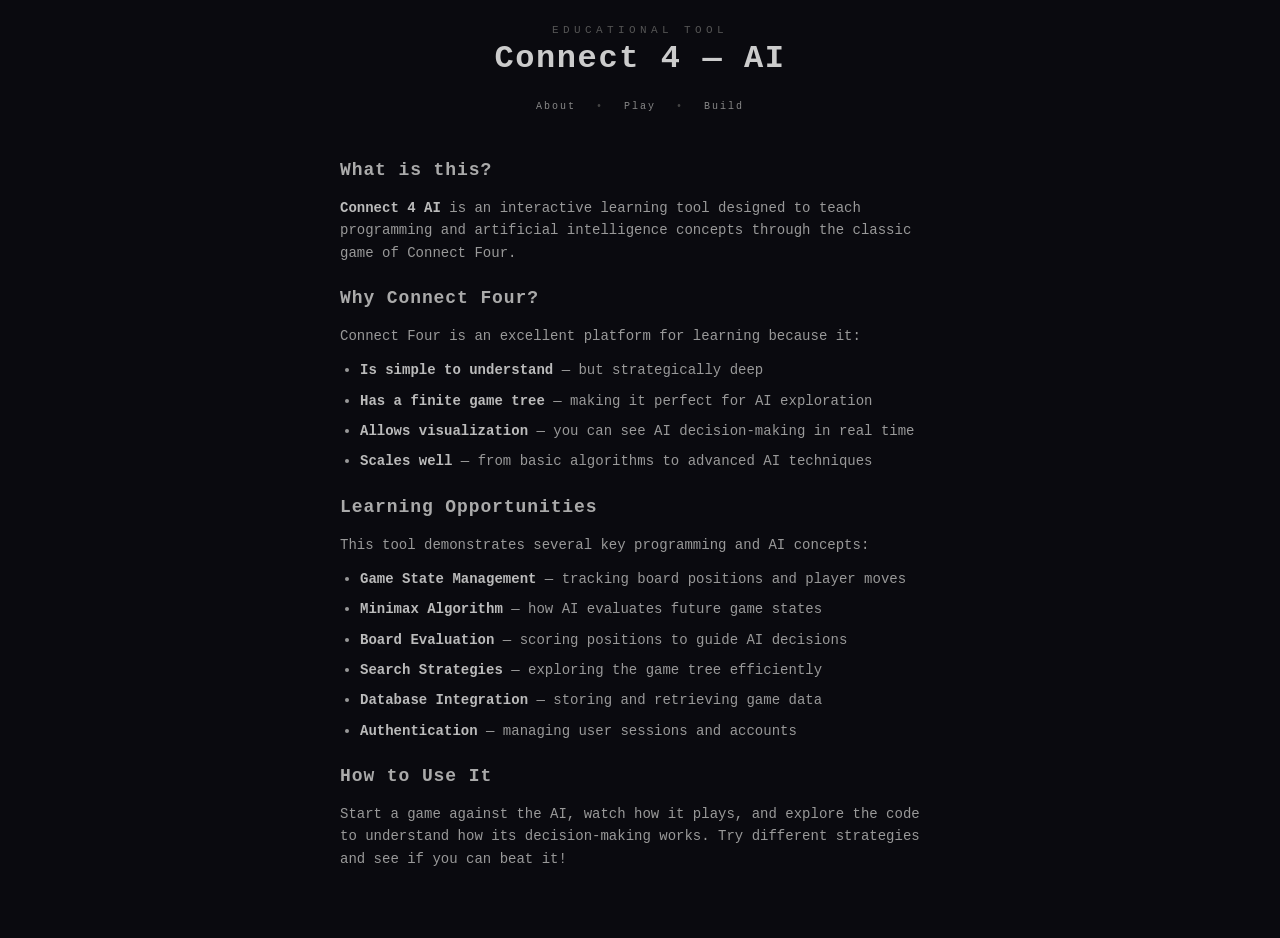
<file: about.html>
<!doctype html>
<html lang="en">

<head>
  <meta charset="UTF-8" />
  <meta name="viewport" content="width=device-width, initial-scale=1.0" />
  <title>About — Connect 4 AI</title>
  <link rel="icon" href="/favicon.svg" type="image/svg+xml">
  <link rel="apple-touch-icon" href="/favicon-waffle.png">
  <style>
    :root {
      --bg: #0a0a0f;
      --board: #1a1a2e;
      --board-border: #2a2a4e;
      --cell-empty: #0d0d1a;
      --cell-empty-border: #1e1e3a;
      --red: #cc0044;
      --red-win: #ff2266;
      --red-glow: #ff2266;
      --yellow: #cc8800;
      --yellow-win: #ffcc00;
      --yellow-glow: #ffcc00;
      --text: #ccc;
      --text-dim: #555;
      --text-dimmer: #333;
      --btn-border: #333;
      --min-vh: min(100vh, min(100dvh, 100svh));
      --min-vw: min(100vw, min(100dvw, 100svw));
    }

    * {
      box-sizing: border-box;
      margin: 0;
      padding: 0;
    }

    body {
      background: var(--bg);
      min-height: var(--min-vh);
      max-width: var(--min-vw);
      display: flex;
      flex-direction: column;
      align-items: center;
      justify-content: flex-start;
      font-family: "Courier New", monospace;
      padding: 24px 16px;
      color: var(--text);
    }

    #title-label {
      font-size: 11px;
      letter-spacing: 0.4em;
      color: var(--text-dim);
      text-transform: uppercase;
      margin-bottom: 4px;
      text-align: center;
    }

    #title {
      font-size: 32px;
      font-weight: 900;
      letter-spacing: 0.05em;
      text-align: center;
      margin-bottom: 24px;
    }

    #content {
      max-width: 600px;
      line-height: 1.6;
      color: var(--text);
      font-size: 14px;
      margin-bottom: 32px;
    }

    #content h2 {
      font-size: 18px;
      margin-top: 20px;
      margin-bottom: 12px;
      color: #aaa;
      letter-spacing: 0.05em;
    }

    #content p {
      margin-bottom: 12px;
      color: #999;
    }

    #content ul {
      margin-left: 20px;
      margin-bottom: 12px;
      color: #999;
    }

    #content li {
      margin-bottom: 8px;
    }

    #content strong {
      color: #bbb;
    }

    #nav {
      display: flex;
      gap: 16px;
      justify-content: center;
      margin-top: 24px;
    }

    .nav-btn {
      background: transparent;
      border: 1px solid var(--btn-border);
      color: #666;
      padding: 8px 24px;
      font-size: 11px;
      letter-spacing: 0.2em;
      cursor: pointer;
      font-family: inherit;
      text-transform: uppercase;
      transition: border-color 0.15s, color 0.15s;
      text-decoration: none;
      display: inline-block;
    }

    .nav-btn:hover {
      border-color: #666;
      color: #aaa;
    }

    .nav-btn.primary {
      border-color: var(--yellow);
      color: var(--yellow);
    }

    .nav-btn.primary:hover {
      border-color: var(--yellow-win);
      color: var(--yellow-win);
      box-shadow: 0 0 12px rgba(255, 204, 0, 0.2);
    }

    .nav-divider {
      color: #444;
    }

    #about-nav-links {
      font-size: 10px;
      letter-spacing: 0.2em;
      margin-bottom: 24px;
      text-align: center;
    }

    #about-nav-links a {
      color: #888;
      text-decoration: none;
      margin: 0 12px;
      transition: color 0.2s;
    }

    #about-nav-links a:hover {
      color: #aaa;
    }

  </style>
</head>

<body>
  <div id="title-label">Educational Tool</div>
  <h1 id="title">Connect 4 — AI</h1>
  <div id="about-nav-links">
    <a href="about.html">About</a>
    <span class="nav-divider">•</span>
    <a href="game.html">Play</a>
    <span class="nav-divider">•</span>
    <a href="botbuilder.html">Build</a>
  </div>

  <div id="content">
    <h2>What is this?</h2>
    <p>
      <strong>Connect 4 AI</strong> is an interactive learning tool designed to teach programming
      and artificial intelligence concepts through the classic game of Connect Four.
    </p>

    <h2>Why Connect Four?</h2>
    <p>
      Connect Four is an excellent platform for learning because it:
    </p>
    <ul>
      <li><strong>Is simple to understand</strong> — but strategically deep</li>
      <li><strong>Has a finite game tree</strong> — making it perfect for AI exploration</li>
      <li><strong>Allows visualization</strong> — you can see AI decision-making in real time</li>
      <li><strong>Scales well</strong> — from basic algorithms to advanced AI techniques</li>
    </ul>

    <h2>Learning Opportunities</h2>
    <p>
      This tool demonstrates several key programming and AI concepts:
    </p>
    <ul>
      <li><strong>Game State Management</strong> — tracking board positions and player moves</li>
      <li><strong>Minimax Algorithm</strong> — how AI evaluates future game states</li>
      <li><strong>Board Evaluation</strong> — scoring positions to guide AI decisions</li>
      <li><strong>Search Strategies</strong> — exploring the game tree efficiently</li>
      <li><strong>Database Integration</strong> — storing and retrieving game data</li>
      <li><strong>Authentication</strong> — managing user sessions and accounts</li>
    </ul>

    <h2>How to Use It</h2>
    <p>
      Start a game against the AI, watch how it plays, and explore the code to understand
      how its decision-making works. Try different strategies and see if you can beat it!
    </p>
</body>

</html>
</file>
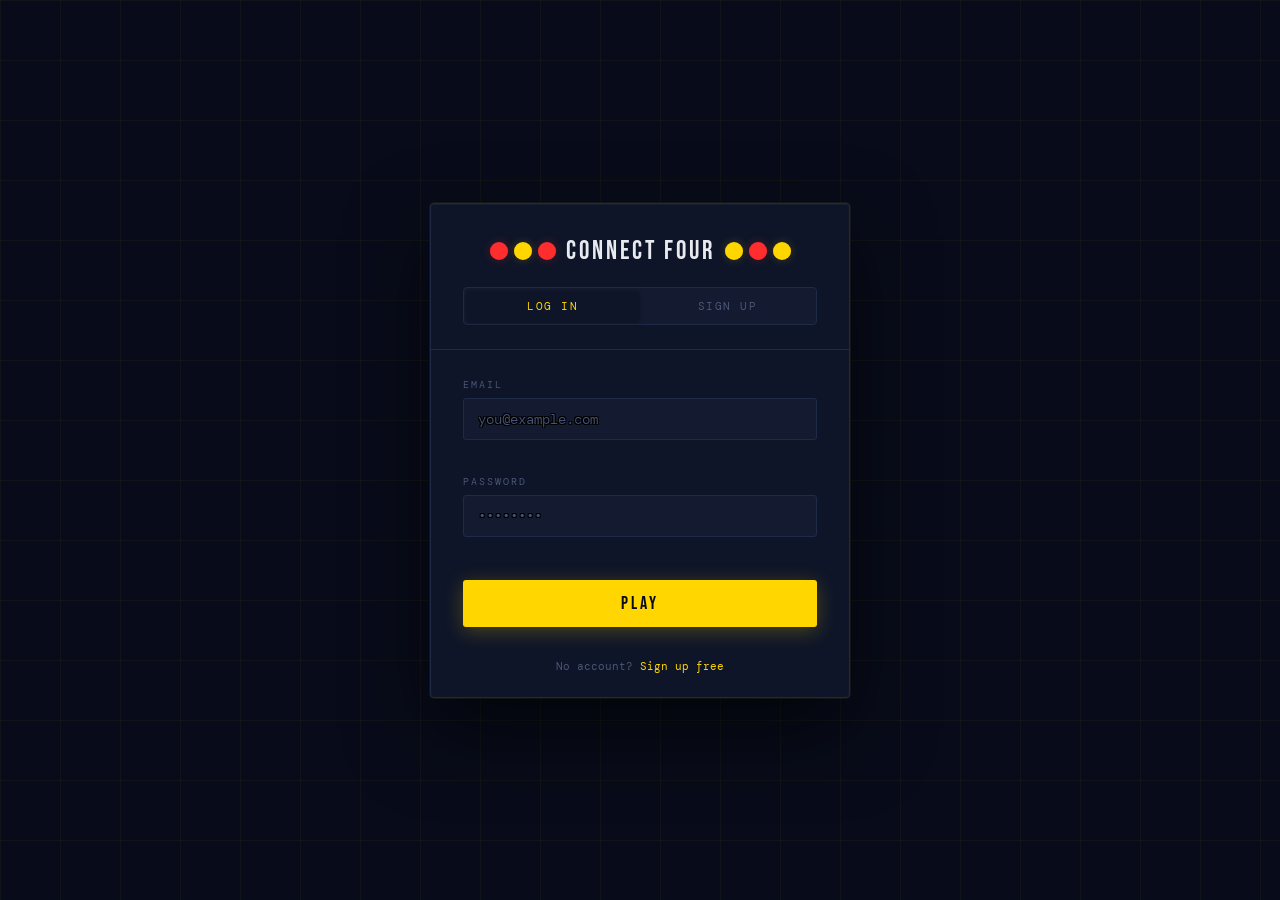
<file: auth.html>
<!doctype html>
<html lang="en">

<head>
  <meta charset="UTF-8" />
  <meta name="viewport" content="width=device-width, initial-scale=1.0" />
  <title>Connect Four — Sign In</title>
  <link rel="preconnect" href="https://fonts.googleapis.com" />
  <link href="https://fonts.googleapis.com/css2?family=Bebas+Neue&family=DM+Mono:wght@400;500&display=swap" rel="stylesheet" />
  <link rel="icon" href="/favicon.svg" type="image/svg+xml">
  <link rel="apple-touch-icon" href="/favicon-waffle.png">
  <style>
    /* ─── Tokens ──────────────────────────────────────────────────────────── */
    :root {
      --red: #ff2d2d;
      --yellow: #ffd600;
      --navy: #080c1a;
      --board: #0e1528;
      --surface: #141b30;
      --border: #1e2a48;
      --text: #e8eaf0;
      --muted: #4a5578;
      --red-glow: rgba(255, 45, 45, 0.25);
      --yel-glow: rgba(255, 214, 0, 0.2);
    }

    *,
    *::before,
    *::after {
      box-sizing: border-box;
      margin: 0;
      padding: 0;
    }

    html,
    body {
      height: 100%;
      background: var(--navy);
      color: var(--text);
      font-family: "DM Mono", monospace;
      overflow: hidden;
    }

    input {
      -webkit-text-stroke: 0.1px black;
      text-shadow:
        -1px -1px 0 #000,
        1px -1px 0 #000,
        -1px 1px 0 #000,
        1px 1px 0 #000;
    }

    /* ─── Animated grid background ───────────────────────────────────────── */
    .bg {
      position: fixed;
      inset: 0;
      background-image:
        linear-gradient(rgba(255, 214, 0, 0.04) 1px, transparent 1px),
        linear-gradient(90deg, rgba(255, 214, 0, 0.04) 1px, transparent 1px);
      background-size: 60px 60px;
      animation: bgScroll 20s linear infinite;
    }

    @keyframes bgScroll {
      to {
        background-position: 0 60px;
      }
    }

    /* ─── Falling tokens ─────────────────────────────────────────────────── */
    .tokens-canvas {
      position: fixed;
      inset: 0;
      pointer-events: none;
      overflow: hidden;
    }

    .token {
      position: absolute;
      top: -80px;
      border-radius: 50%;
      opacity: 0;
      animation: fall linear infinite;
    }

    .token.r {
      background: radial-gradient(circle at 35% 35%, #ff7070, var(--red));
      box-shadow: 0 0 16px var(--red-glow);
    }

    .token.y {
      background: radial-gradient(circle at 35% 35%, #ffe566, var(--yellow));
      box-shadow: 0 0 16px var(--yel-glow);
    }

    @keyframes fall {
      0% {
        transform: translateY(0) rotate(0deg);
        opacity: 0;
      }

      5% {
        opacity: 0.6;
      }

      95% {
        opacity: 0.3;
      }

      100% {
        transform: translateY(110vh) rotate(360deg);
        opacity: 0;
      }
    }

    /* ─── Layout ─────────────────────────────────────────────────────────── */
    .page {
      position: relative;
      height: 100vh;
      display: flex;
      align-items: center;
      justify-content: center;
      padding: 24px;
    }

    .card {
      width: 100%;
      max-width: 420px;
      background: var(--board);
      border: 1px solid var(--border);
      border-radius: 4px;
      box-shadow:
        0 0 0 1px rgba(255, 214, 0, 0.06),
        0 32px 80px rgba(0, 0, 0, 0.6),
        inset 0 1px 0 rgba(255, 255, 255, 0.04);
      overflow: hidden;
      animation: cardIn 0.5s cubic-bezier(0.22, 1, 0.36, 1) both;
    }

    @keyframes cardIn {
      from {
        opacity: 0;
        transform: translateY(24px) scale(0.97);
      }

      to {
        opacity: 1;
        transform: none;
      }
    }

    /* ─── Header ─────────────────────────────────────────────────────────── */
    .card-header {
      padding: 32px 32px 24px;
      border-bottom: 1px solid var(--border);
      text-align: center;
      position: relative;
    }

    .logo {
      display: flex;
      align-items: center;
      justify-content: center;
      gap: 10px;
      margin-bottom: 20px;
    }

    .logo-discs {
      display: flex;
      gap: 6px;
    }

    .logo-disc {
      width: 18px;
      height: 18px;
      border-radius: 50%;
    }

    .logo-disc.r {
      background: var(--red);
      box-shadow: 0 0 10px var(--red-glow);
    }

    .logo-disc.y {
      background: var(--yellow);
      box-shadow: 0 0 10px var(--yel-glow);
    }

    .logo-name {
      font-family: "Bebas Neue", sans-serif;
      font-size: 26px;
      letter-spacing: 3px;
      color: var(--text);
    }

    /* ─── Tab toggle ─────────────────────────────────────────────────────── */
    .tabs {
      display: flex;
      background: var(--surface);
      border: 1px solid var(--border);
      border-radius: 4px;
      padding: 3px;
      gap: 3px;
    }

    .tab-btn {
      flex: 1;
      padding: 8px 12px;
      background: none;
      border: none;
      border-radius: 2px;
      font-family: "DM Mono", monospace;
      font-size: 11px;
      letter-spacing: 1.5px;
      text-transform: uppercase;
      color: var(--muted);
      cursor: pointer;
      transition: all 0.2s;
    }

    .tab-btn.active {
      background: var(--board);
      color: var(--yellow);
      box-shadow: 0 1px 4px rgba(0, 0, 0, 0.4);
    }

    .tab-btn:not(.active):hover {
      color: var(--text);
    }

    /* ─── Form ───────────────────────────────────────────────────────────── */
    .card-body {
      padding: 28px 32px 32px;
    }

    .form-panel {
      display: none;
    }

    .form-panel.active {
      display: block;
    }

    .field {
      margin-bottom: 16px;
      animation: fieldIn 0.3s cubic-bezier(0.22, 1, 0.36, 1) both;
    }

    @keyframes fieldIn {
      from {
        opacity: 0;
        transform: translateX(-8px);
      }

      to {
        opacity: 1;
        transform: none;
      }
    }

    label {
      display: block;
      font-size: 10px;
      letter-spacing: 2px;
      text-transform: uppercase;
      color: var(--muted);
      margin-bottom: 7px;
    }

    input {
      width: 100%;
      background: var(--surface);
      border: 1px solid var(--border);
      border-radius: 3px;
      padding: 11px 14px;
      font-family: "DM Mono", monospace;
      font-size: 14px;
      color: var(--text);
      outline: none;
      transition:
        border-color 0.2s,
        box-shadow 0.2s;
      -webkit-autofill: none;
    }

    input:-webkit-autofill {
      -webkit-box-shadow: 0 0 0 100px var(--surface) inset;
      -webkit-text-fill-color: var(--text);
    }

    input:focus {
      border-color: var(--yellow);
      box-shadow: 0 0 0 3px rgba(255, 214, 0, 0.1);
    }

    input.error {
      border-color: var(--red);
      box-shadow: 0 0 0 3px rgba(255, 45, 45, 0.12);
    }

    input::placeholder {
      color: var(--muted);
    }

    .field-error {
      font-size: 11px;
      color: var(--red);
      margin-top: 5px;
      min-height: 14px;
      letter-spacing: 0.3px;
    }

    /* ─── Submit button ──────────────────────────────────────────────────── */
    .btn-submit {
      width: 100%;
      margin-top: 8px;
      padding: 13px;
      background: var(--yellow);
      border: none;
      border-radius: 3px;
      font-family: "Bebas Neue", sans-serif;
      font-size: 18px;
      letter-spacing: 3px;
      color: var(--navy);
      cursor: pointer;
      position: relative;
      overflow: hidden;
      transition:
        transform 0.12s,
        box-shadow 0.2s,
        background 0.2s;
      box-shadow: 0 4px 20px rgba(255, 214, 0, 0.25);
    }

    .btn-submit:hover:not(:disabled) {
      transform: translateY(-1px);
      box-shadow: 0 6px 28px rgba(255, 214, 0, 0.35);
    }

    .btn-submit:active:not(:disabled) {
      transform: translateY(0);
    }

    .btn-submit:disabled {
      background: var(--muted);
      box-shadow: none;
      cursor: not-allowed;
      color: rgba(232, 234, 240, 0.5);
    }

    /* ripple */
    .btn-submit::after {
      content: "";
      position: absolute;
      inset: 0;
      background: radial-gradient(circle,
          rgba(255, 255, 255, 0.3) 0%,
          transparent 70%);
      transform: scale(0);
      opacity: 0;
      transition:
        transform 0.4s,
        opacity 0.4s;
      border-radius: 3px;
    }

    .btn-submit:active::after {
      transform: scale(2);
      opacity: 1;
      transition: none;
    }

    .link-button {
      background: none;
      border: none;
      color: var(--yellow);
      cursor: pointer;
      font-family: "DM Mono", monospace;
      font-size: 12px;
      letter-spacing: 0.5px;
      padding: 0;
      text-decoration: underline;
    }

    .link-button:hover {
      color: #ffffff;
    }

    /* loading spinner inside button */
    .btn-submit .spinner {
      display: none;
      width: 16px;
      height: 16px;
      border: 2px solid rgba(8, 12, 26, 0.3);
      border-top-color: var(--navy);
      border-radius: 50%;
      animation: spin 0.7s linear infinite;
      margin: 0 auto;
    }

    .btn-submit.loading .btn-label {
      display: none;
    }

    .btn-submit.loading .spinner {
      display: block;
    }

    @keyframes spin {
      to {
        transform: rotate(360deg);
      }
    }

    /* ─── Global alert ───────────────────────────────────────────────────── */
    .alert {
      display: none;
      margin-bottom: 18px;
      padding: 10px 14px;
      border-radius: 3px;
      font-size: 12px;
      line-height: 1.5;
      letter-spacing: 0.3px;
      border-left: 3px solid;
      animation: alertIn 0.25s ease both;
    }

    @keyframes alertIn {
      from {
        opacity: 0;
        transform: translateY(-6px);
      }

      to {
        opacity: 1;
        transform: none;
      }
    }

    .alert.success {
      display: block;
      background: rgba(0, 200, 100, 0.08);
      border-color: #00c864;
      color: #00c864;
    }

    .alert.fail {
      display: block;
      background: rgba(255, 45, 45, 0.08);
      border-color: var(--red);
      color: var(--red);
    }

    /* ─── Footer link ────────────────────────────────────────────────────── */
    .card-footer {
      padding: 0 32px 24px;
      text-align: center;
      font-size: 11px;
      color: var(--muted);
    }

    .card-footer a {
      color: var(--yellow);
      text-decoration: none;
      cursor: pointer;
    }

    .card-footer a:hover {
      text-decoration: underline;
    }

  </style>
</head>

<body>
  <div class="bg"></div>

  <!-- Falling tokens -->
  <div class="tokens-canvas" id="tokensCanvas"></div>

  <div class="page">
    <div class="card">
      <div class="card-header">
        <div class="logo">
          <div class="logo-discs">
            <div class="logo-disc r"></div>
            <div class="logo-disc y"></div>
            <div class="logo-disc r"></div>
          </div>
          <span class="logo-name">Connect Four</span>
          <div class="logo-discs">
            <div class="logo-disc y"></div>
            <div class="logo-disc r"></div>
            <div class="logo-disc y"></div>
          </div>
        </div>
        <div class="tabs">
          <button class="tab-btn active" data-tab="login">Log In</button>
          <button class="tab-btn" data-tab="signup">Sign Up</button>
        </div>
      </div>

      <div class="card-body">
        <!-- ── Login ──────────────────────────────────────────────────────── -->
        <div class="form-panel active" id="panel-login">
          <div class="alert" id="login-alert"></div>
          <div class="field" id="resend-verification" style="display: none; animation-delay: 0.03s">
            <span style="font-size: 12px; color: var(--muted)">Didn't get the email?
              <button type="button" class="link-button" id="resend-verify-btn">
                Resend verification
              </button></span>
          </div>

          <div class="field" style="animation-delay: 0.05s">
            <label for="login-email">Email</label>
            <input id="login-email" type="email" placeholder="you@example.com" autocomplete="email" />
            <div class="field-error" id="login-email-err"></div>
          </div>

          <div class="field" style="animation-delay: 0.1s">
            <label for="login-password">Password</label>
            <input id="login-password" type="password" placeholder="••••••••" autocomplete="current-password" />
            <div class="field-error" id="login-password-err"></div>
          </div>

          <button class="btn-submit" id="login-btn" style="animation-delay: 0.15s">
            <span class="btn-label">Play</span>
            <div class="spinner"></div>
          </button>
        </div>

        <!-- ── Sign Up ────────────────────────────────────────────────────── -->
        <div class="form-panel" id="panel-signup">
          <div class="alert" id="signup-alert"></div>

          <div class="field" style="animation-delay: 0.05s">
            <label for="signup-username">Username</label>
            <input id="signup-username" type="text" placeholder="drop_zone_king" autocomplete="username" />
            <div class="field-error" id="signup-username-err"></div>
          </div>

          <div class="field" style="animation-delay: 0.08s">
            <label for="signup-email">Email</label>
            <input id="signup-email" type="email" placeholder="you@example.com" autocomplete="email" />
            <div class="field-error" id="signup-email-err"></div>
          </div>

          <div class="field" style="animation-delay: 0.11s">
            <label for="signup-password">Password</label>
            <input id="signup-password" type="password" placeholder="••••••••" autocomplete="new-password" />
            <div class="field-error" id="signup-password-err"></div>
          </div>

          <div class="field" style="animation-delay: 0.14s">
            <label for="signup-confirm">Confirm Password</label>
            <input id="signup-confirm" type="password" placeholder="••••••••" autocomplete="new-password" />
            <div class="field-error" id="signup-confirm-err"></div>
          </div>

          <button class="btn-submit" id="signup-btn" style="animation-delay: 0.17s">
            <span class="btn-label">Create Account</span>
            <div class="spinner"></div>
          </button>
        </div>
      </div>
      <!-- /card-body -->

      <div class="card-footer">
        <span id="footer-text">No account?
          <a id="footer-link">Sign up free</a>
        </span>
      </div>
    </div>
    <!-- /card -->
  </div>
  <!-- /page -->

  <script>
    // ─── Config ────────────────────────────────────────────────────────────────
    const API_BASE = "https://db.connectfour.workers.dev";

    // After successful login, redirect to:
    const GAME_URL = "/game.html";

    // ─── Falling tokens ────────────────────────────────────────────────────────
    (function spawnTokens() {
      const canvas = document.getElementById("tokensCanvas");
      const count = 18;
      for (let i = 0; i < count; i++) {
        const el = document.createElement("div");
        el.className = "token " + (Math.random() > 0.5 ? "r" : "y");
        const size = 24 + Math.random() * 28;
        el.style.cssText = `
      width:${size}px; height:${size}px;
      left:${Math.random() * 100}%;
      animation-duration:${6 + Math.random() * 10}s;
      animation-delay:${-Math.random() * 14}s;
    `;
        canvas.appendChild(el);
      }
    })();

    // ─── Tab switching ─────────────────────────────────────────────────────────
    const tabs = document.querySelectorAll(".tab-btn");
    const panels = document.querySelectorAll(".form-panel");
    const footerText = document.getElementById("footer-text");
    const footerLink = document.getElementById("footer-link");

    let activeTab = "login";

    function switchTab(tab) {
      activeTab = tab;
      tabs.forEach((b) =>
        b.classList.toggle("active", b.dataset.tab === tab),
      );
      panels.forEach((p) =>
        p.classList.toggle("active", p.id === `panel-${tab}`),
      );

      if (tab === "login") {
        footerText.innerHTML =
          'No account? <a id="footer-link">Sign up free</a>';
      } else {
        footerText.innerHTML =
          'Already have one? <a id="footer-link">Log in</a>';
      }
      // rebind after innerHTML replacement
      document.getElementById("footer-link").addEventListener("click", () => {
        switchTab(tab === "login" ? "signup" : "login");
      });
      clearAlerts();
    }

    tabs.forEach((b) =>
      b.addEventListener("click", () => switchTab(b.dataset.tab)),
    );
    footerLink.addEventListener("click", () => switchTab("signup"));

    // ─── Helpers ───────────────────────────────────────────────────────────────
    function clearAlerts({
      keepResend = false
    } = {}) {
      document.querySelectorAll(".alert").forEach((el) => {
        el.className = "alert";
        el.textContent = "";
      });
      document
        .querySelectorAll("input")
        .forEach((el) => el.classList.remove("error"));
      document
        .querySelectorAll(".field-error")
        .forEach((el) => (el.textContent = ""));
      if (!keepResend) hideResendVerification();
    }

    function fieldError(inputId, errId, msg) {
      document.getElementById(inputId).classList.add("error");
      document.getElementById(errId).textContent = msg;
    }

    function showAlert(id, type, msg) {
      const el = document.getElementById(id);
      el.textContent = msg;
      el.className = `alert ${type}`;
    }

    function setLoading(btn, on) {
      btn.disabled = on;
      btn.classList.toggle("loading", on);
    }

    async function apiFetch(path, method = "GET", body = null) {
      const opts = {
        method,
        headers: {
          ...(body ? {
            "Content-Type": "application/json",
          } : {}),
        },
        ...(body ? {
          body: JSON.stringify(body),
        } : {}),
      };
      const res = await fetch(API_BASE + path, opts);
      const data = await res.json().catch(() => ({}));
      return {
        ok: res.ok,
        status: res.status,
        data,
      };
    }

    let pendingUnverifiedEmail = "";
    const resendSection = document.getElementById("resend-verification");
    const resendButton = document.getElementById("resend-verify-btn");

    function showResendVerification(email) {
      pendingUnverifiedEmail = email;
      resendButton.dataset.email = email;
      resendSection.style.display = "block";
    }

    function hideResendVerification() {
      pendingUnverifiedEmail = "";
      resendButton.dataset.email = "";
      resendSection.style.display = "none";
    }

    async function handleVerifyToken() {
      const params = new URLSearchParams(window.location.search);
      const token = params.get("token") || params.get("verify");
      if (!token) return;

      const {
        ok,
        data
      } = await apiFetch(
        `/verify?token=${encodeURIComponent(token)}`,
      );
      if (ok && data?.ok) {
        switchTab("login");
        showAlert(
          "login-alert",
          "success",
          "Email verified! You can now log in.",
        );
      } else {
        const message =
          data?.error || "Verification failed. The link may have expired.";
        switchTab("login");
        showAlert("login-alert", "fail", message);
      }
      history.replaceState({}, "", window.location.pathname);
    }

    function uuid() {
      return crypto.randomUUID ?
        crypto.randomUUID() :
        "xxxx-xxxx-4xxx-yxxx".replace(/[xy]/g, (c) => {
          const r = (Math.random() * 16) | 0;
          return (c === "x" ? r : (r & 0x3) | 0x8).toString(16);
        });
    }

    // Session helpers (localStorage)
    function saveSession(token, user) {
      localStorage.setItem(
        "c4_session",
        JSON.stringify({
          token,
          user,
        }),
      );
    }

    function loadSession() {
      try {
        return JSON.parse(localStorage.getItem("c4_session"));
      } catch {
        return null;
      }
    }

    // ─── Auto-login if session exists ─────────────────────────────────────────
    (async function checkExistingSession() {
      const saved = loadSession();
      if (!saved?.token) return;
      const {
        ok,
        data
      } = await apiFetch(
        `/session?token=${encodeURIComponent(saved.token)}`,
      );
      if (ok && data?.user_id) {
        window.location.href = GAME_URL;
      }
    })();

    handleVerifyToken();

    // ─── Login ─────────────────────────────────────────────────────────────────
    document
      .getElementById("login-btn")
      .addEventListener("click", async () => {
        clearAlerts();
        const email = document.getElementById("login-email").value.trim();
        const password = document.getElementById("login-password").value;
        let valid = true;

        if (!email) {
          fieldError("login-email", "login-email-err", "Email is required.");
          valid = false;
        }
        if (!password) {
          fieldError(
            "login-password",
            "login-password-err",
            "Password is required.",
          );
          valid = false;
        }
        if (!valid) return;

        const btn = document.getElementById("login-btn");
        setLoading(btn, true);

        try {
          const {
            ok,
            data
          } = await apiFetch("/login", "POST", {
            email,
            password,
          });

          if (!ok) {
            if (data?.error === "Unverified") {
              showAlert(
                "login-alert",
                "fail",
                "Email not verified. Check your inbox or resend verification.",
              );
              showResendVerification(email);
            } else {
              showAlert(
                "login-alert",
                "fail",
                data?.error || "Invalid credentials.",
              );
            }
            return;
          }

          saveSession(data.token, data.user);
          showAlert("login-alert", "success", "Welcome back! Redirecting…");
          setTimeout(() => {
            window.location.href = GAME_URL;
          }, 800);
        } catch (e) {
          showAlert(
            "login-alert",
            "fail",
            "Network error. Check your connection.",
          );
          console.error(e);
        } finally {
          setLoading(btn, false);
        }
      });

    resendButton.addEventListener("click", async () => {
      const email = (
        resendButton.dataset.email ||
        pendingUnverifiedEmail ||
        document.getElementById("login-email").value
      ).trim();
      if (!email) {
        showAlert(
          "login-alert",
          "fail",
          "Enter your email before resending verification.",
        );
        return;
      }
      clearAlerts({
        keepResend: true,
      });
      const btn = resendButton;
      setLoading(btn, true);

      try {
        const {
          ok,
          data
        } = await apiFetch("/resend-verification", "POST", {
          email,
        });

        if (!ok) {
          showAlert(
            "login-alert",
            "fail",
            data?.error || "Could not resend verification email.",
          );
          return;
        }

        showAlert(
          "login-alert",
          "success",
          "Verification email resent. Check your inbox.",
        );
        hideResendVerification();
      } catch (e) {
        showAlert(
          "login-alert",
          "fail",
          "Network error. Check your connection.",
        );
        console.error(e);
      } finally {
        setLoading(btn, false);
      }
    });

    // ─── Sign Up ───────────────────────────────────────────────────────────────
    document
      .getElementById("signup-btn")
      .addEventListener("click", async () => {
        clearAlerts();
        const username = document
          .getElementById("signup-username")
          .value.trim();
        const email = document.getElementById("signup-email").value.trim();
        const password = document.getElementById("signup-password").value;
        const confirm = document.getElementById("signup-confirm").value;
        let valid = true;

        if (!username || username.length < 3) {
          fieldError(
            "signup-username",
            "signup-username-err",
            "At least 3 characters.",
          );
          valid = false;
        }
        if (!/^[^\s@]+@[^\s@]+\.[^\s@]+$/.test(email)) {
          fieldError(
            "signup-email",
            "signup-email-err",
            "Enter a valid email.",
          );
          valid = false;
        }
        if (password.length < 8) {
          fieldError(
            "signup-password",
            "signup-password-err",
            "At least 8 characters.",
          );
          valid = false;
        }
        if (password !== confirm) {
          fieldError(
            "signup-confirm",
            "signup-confirm-err",
            "Passwords do not match.",
          );
          valid = false;
        }
        if (!valid) return;

        const btn = document.getElementById("signup-btn");
        setLoading(btn, true);

        try {
          const {
            ok,
            data
          } = await apiFetch("/signup", "POST", {
            username,
            email,
            password,
          });

          if (!ok) {
            showAlert(
              "signup-alert",
              "fail",
              data?.error || "Could not create account.",
            );
            return;
          }

          switchTab("login");
          showAlert(
            "login-alert",
            "success",
            "Account created! Check your inbox to verify your email.",
          );
        } catch (e) {
          showAlert(
            "signup-alert",
            "fail",
            "Network error. Check your connection.",
          );
          console.error(e);
        } finally {
          setLoading(btn, false);
        }
      });

    // ─── Enter key submits ─────────────────────────────────────────────────────

    // ─── Enter key submits ─────────────────────────────────────────────────────
    document.addEventListener("keydown", (e) => {
      if (e.key !== "Enter") return;
      if (activeTab === "login") document.getElementById("login-btn").click();
      if (activeTab === "signup")
        document.getElementById("signup-btn").click();
    });

  </script>
</body>

</html>
</file>
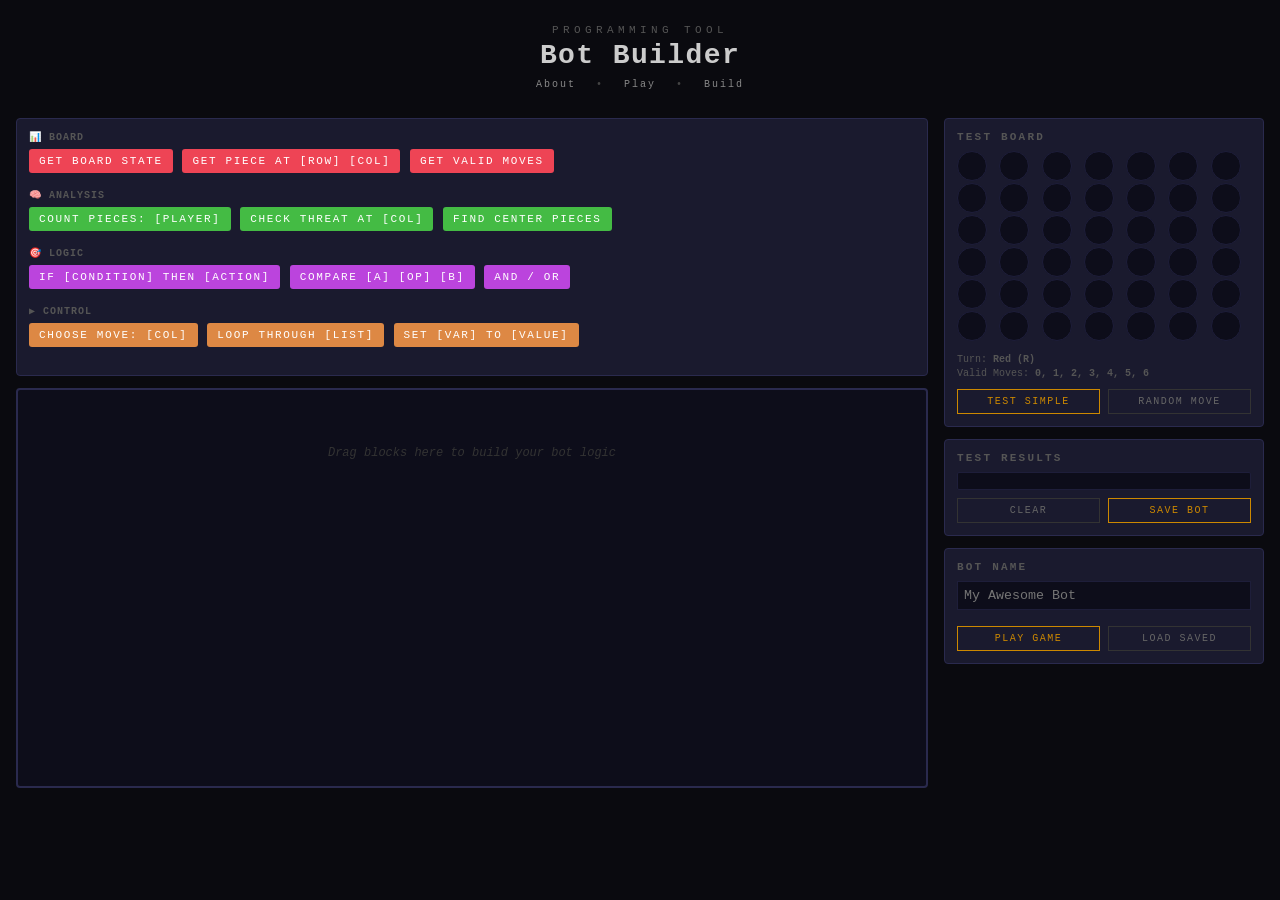
<file: botbuilder.html>
<!doctype html>
<html lang="en">

<head>
  <meta charset="UTF-8" />
  <meta name="viewport" content="width=device-width, initial-scale=1.0" />
  <title>Bot Builder — Connect 4</title>
  <link rel="icon" href="/favicon.svg" type="image/svg+xml">
  <link rel="apple-touch-icon" href="/favicon-waffle.png">
  <style>
    :root {
      --bg: #0a0a0f;
      --board: #1a1a2e;
      --board-border: #2a2a4e;
      --cell-empty: #0d0d1a;
      --cell-empty-border: #1e1e3a;
      --red: #cc0044;
      --yellow: #cc8800;
      --text: #ccc;
      --text-dim: #555;
      --text-dimmer: #333;
      --btn-border: #333;
      --block-red: #ee4455;
      --block-blue: #4488dd;
      --block-green: #44bb44;
      --block-orange: #dd8844;
      --block-purple: #bb44dd;
    }

    * {
      box-sizing: border-box;
      margin: 0;
      padding: 0;
    }

    body {
      background: var(--bg);
      min-height: 100vh;
      font-family: "Courier New", monospace;
      padding: 24px 16px;
      color: var(--text);
      display: flex;
      flex-direction: column;
      align-items: center;
    }

    #title-label {
      font-size: 11px;
      letter-spacing: 0.4em;
      color: var(--text-dim);
      text-transform: uppercase;
      margin-bottom: 4px;
      text-align: center;
    }

    #title {
      font-size: 28px;
      font-weight: 900;
      letter-spacing: 0.05em;
      text-align: center;
      margin-bottom: 8px;
    }

    #nav-links {
      font-size: 10px;
      letter-spacing: 0.2em;
      margin-bottom: 16px;
      text-align: center;
    }

    #nav-links a {
      color: #888;
      text-decoration: none;
      margin: 0 12px;
      transition: color 0.2s;
    }

    #nav-links a:hover {
      color: #aaa;
    }

    .nav-divider {
      color: #444;
    }

    #container {
      display: flex;
      gap: 16px;
      max-width: 1400px;
      width: 100%;
      margin-top: 12px;
    }

    #editor-panel {
      flex: 1;
      min-width: 300px;
      display: flex;
      flex-direction: column;
      gap: 12px;
    }

    #blocks-palette {
      background: var(--board);
      border: 1px solid var(--board-border);
      border-radius: 4px;
      padding: 12px;
      max-height: 300px;
      overflow-y: auto;
    }

    .block-category {
      margin-bottom: 12px;
    }

    .block-category-title {
      font-size: 10px;
      color: var(--text-dim);
      text-transform: uppercase;
      letter-spacing: 0.1em;
      margin-bottom: 6px;
      font-weight: bold;
    }

    .block {
      background: var(--block-blue);
      color: #fff;
      padding: 6px 10px;
      margin-bottom: 4px;
      border-radius: 3px;
      cursor: move;
      font-size: 11px;
      border: none;
      font-family: inherit;
      -webkit-user-select: none;
      user-select: none;
      transition: opacity 0.2s;
    }

    .block:hover {
      opacity: 0.9;
    }

    .block.control {
      background: var(--block-orange);
    }

    #bot-name {
      width: 100%;
      padding: 6px;
      background: var(--cell-empty);
      border: 1px solid var(--cell-empty-border);
      color: var(--text);
      font-family: inherit;
      margin-bottom: 8px;
      box-sizing: border-box;
    }

    .block.logic {
      background: var(--block-purple);
    }

    .block.analysis {
      background: var(--block-green);
    }

    .block.board {
      background: var(--block-red);
    }

    #script-area {
      background: var(--cell-empty);
      border: 2px solid var(--board-border);
      border-radius: 4px;
      padding: 16px;
      min-height: 400px;
      flex: 1;
      display: flex;
      flex-direction: column;
      gap: 8px;
    }

    .script-block {
      background: var(--block-blue);
      color: #fff;
      padding: 8px 12px;
      border-radius: 3px;
      font-size: 11px;
      display: flex;
      justify-content: space-between;
      align-items: center;
      cursor: grab;
      -webkit-user-select: none;
      user-select: none;
      border: 1px solid rgba(255, 255, 255, 0.2);
    }

    .script-block:active {
      cursor: grabbing;
    }

    .script-block.control {
      background: var(--block-orange);
    }

    .script-block.logic {
      background: var(--block-purple);
    }

    .script-block.analysis {
      background: var(--block-green);
    }

    .script-block.board {
      background: var(--block-red);
    }

    .script-block-delete {
      background: rgba(0, 0, 0, 0.3);
      border: none;
      color: #fff;
      padding: 2px 6px;
      border-radius: 2px;
      cursor: pointer;
      font-size: 10px;
    }

    .script-block-delete:hover {
      background: rgba(255, 0, 0, 0.4);
    }

    #test-panel {
      flex: 0 0 320px;
      display: flex;
      flex-direction: column;
      gap: 12px;
    }

    .panel {
      background: var(--board);
      border: 1px solid var(--board-border);
      border-radius: 4px;
      padding: 12px;
    }

    .panel-title {
      font-size: 11px;
      color: var(--text-dim);
      text-transform: uppercase;
      letter-spacing: 0.2em;
      margin-bottom: 8px;
      font-weight: bold;
    }

    #test-board {
      display: grid;
      grid-template-columns: repeat(7, 1fr);
      gap: 2px;
      margin-bottom: 12px;
    }

    .test-cell {
      width: 30px;
      height: 30px;
      background: var(--cell-empty);
      border: 1px solid var(--cell-empty-border);
      border-radius: 50%;
      display: flex;
      align-items: center;
      justify-content: center;
      font-size: 8px;
      font-weight: bold;
    }

    .test-cell.red {
      background: var(--red);
      border: none;
    }

    .test-cell.yellow {
      background: var(--yellow);
      border: none;
      color: #000;
    }

    #test-info {
      font-size: 10px;
      color: var(--text-dim);
      line-height: 1.4;
      margin-bottom: 8px;
    }

    .button-row {
      display: flex;
      gap: 8px;
      margin-top: 8px;
    }

    button {
      background: transparent;
      border: 1px solid var(--btn-border);
      color: #666;
      padding: 6px 12px;
      font-size: 10px;
      letter-spacing: 0.15em;
      cursor: pointer;
      font-family: inherit;
      text-transform: uppercase;
      transition: border-color 0.15s, color 0.15s;
      flex: 1;
    }

    button:hover {
      border-color: #666;
      color: #aaa;
    }

    button.primary {
      border-color: var(--yellow);
      color: var(--yellow);
    }

    button.primary:hover {
      border-color: #ffcc00;
      color: #ffcc00;
    }

    button.danger {
      border-color: var(--red);
      color: var(--red);
    }

    button.danger:hover {
      border-color: #ff2266;
      color: #ff2266;
    }

    #test-log {
      background: var(--cell-empty);
      border: 1px solid var(--cell-empty-border);
      padding: 8px;
      border-radius: 2px;
      max-height: 150px;
      overflow-y: auto;
      font-size: 9px;
      color: #7a7aaa;
      line-height: 1.3;
    }

    .log-error {
      color: #ff6666;
    }

    .log-success {
      color: #66ff66;
    }

    #empty-script {
      color: var(--text-dimmer);
      font-size: 12px;
      text-align: center;
      padding: 40px 20px;
      font-style: italic;
    }

    @media (max-width: 1100px) {
      #container {
        flex-direction: column;
      }

      #test-panel {
        flex: 1;
      }
    }

  </style>
</head>

<body>
  <div id="title-label">Programming Tool</div>
  <h1 id="title">Bot Builder</h1>
  <div id="nav-links">
    <a href="about.html">About</a>
    <span class="nav-divider">•</span>
    <a href="game.html">Play</a>
    <span class="nav-divider">•</span>
    <a href="botbuilder.html">Build</a>
  </div>

  <div id="container">
    <div id="editor-panel">
      <div id="blocks-palette">
        <div class="block-category">
          <div class="block-category-title">📊 Board</div>
          <button class="block board" draggable="true" data-type="get_board">Get Board State</button>
          <button class="block board" draggable="true" data-type="get_piece">Get Piece At [row] [col]</button>
          <button class="block board" draggable="true" data-type="get_valid_moves">Get Valid Moves</button>
        </div>

        <div class="block-category">
          <div class="block-category-title">🧠 Analysis</div>
          <button class="block analysis" draggable="true" data-type="count_pieces">Count Pieces: [player]</button>
          <button class="block analysis" draggable="true" data-type="check_threat">Check Threat At [col]</button>
          <button class="block analysis" draggable="true" data-type="find_center">Find Center Pieces</button>
        </div>

        <div class="block-category">
          <div class="block-category-title">🎯 Logic</div>
          <button class="block logic" draggable="true" data-type="if_then">If [condition] Then [action]</button>
          <button class="block logic" draggable="true" data-type="compare">Compare [a] [op] [b]</button>
          <button class="block logic" draggable="true" data-type="and_or">AND / OR</button>
        </div>

        <div class="block-category">
          <div class="block-category-title">▶ Control</div>
          <button class="block control" draggable="true" data-type="choose_move">Choose Move: [col]</button>
          <button class="block control" draggable="true" data-type="loop">Loop Through [list]</button>
          <button class="block control" draggable="true" data-type="set_var">Set [var] to [value]</button>
        </div>
      </div>

      <div id="script-area">
        <div id="empty-script">Drag blocks here to build your bot logic</div>
      </div>
    </div>

    <div id="test-panel">
      <div class="panel">
        <div class="panel-title">Test Board</div>
        <div id="test-board"></div>
        <div id="test-info">
          <div>Turn: <strong id="test-turn">Red</strong></div>
          <div>Valid Moves: <strong id="test-moves">0,1,2,3,4,5,6</strong></div>
        </div>
        <div class="button-row">
          <button id="test-simple" class="primary">Test Simple</button>
          <button id="test-random">Random Move</button>
        </div>
      </div>

      <div class="panel">
        <div class="panel-title">Test Results</div>
        <div id="test-log"></div>
        <div class="button-row">
          <button id="clear-log">Clear</button>
          <button id="save-bot" class="primary">Save Bot</button>
        </div>
      </div>

      <div class="panel">
        <div class="panel-title">Bot Name</div>
        <input id="bot-name" type="text" placeholder="My Awesome Bot">
        <div class="button-row">
          <button id="play-bot" class="primary">Play Game</button>
          <button id="load-bot">Load Saved</button>
        </div>
      </div>
    </div>
  </div>

  <script>
    (() => {
      // ─── State ────────────────────────────────────────────────────────────
      let scriptBlocks = [];
      let testBoard = new Array(6).fill(null).map(() => new Array(7).fill(null));
      let testState = {
        current: 'R',
        validMoves: [0, 1, 2, 3, 4, 5, 6],
      };

      const COLORS = {
        RED: 'R',
        YELLOW: 'Y',
        EMPTY: null,
      };

      // ─── Block Palette Dragging ───────────────────────────────────────
      document.querySelectorAll('.block').forEach(el => {
        el.addEventListener('dragstart', (e) => {
          const type = el.dataset.type;
          const text = el.textContent;
          e.dataTransfer.effectAllowed = 'copy';
          e.dataTransfer.setData('text/plain', JSON.stringify({
            type,
            text
          }));
        });
      });

      // ─── Script Area Drag & Drop ──────────────────────────────────────
      const scriptArea = document.getElementById('script-area');

      scriptArea.addEventListener('dragover', (e) => {
        e.preventDefault();
        e.dataTransfer.dropEffect = 'copy';
        scriptArea.style.background = 'rgba(100, 150, 200, 0.1)';
      });

      scriptArea.addEventListener('dragleave', () => {
        scriptArea.style.background = 'var(--cell-empty)';
      });

      scriptArea.addEventListener('drop', (e) => {
        e.preventDefault();
        scriptArea.style.background = 'var(--cell-empty)';
        const data = JSON.parse(e.dataTransfer.getData('text/plain'));
        addBlockToScript(data.type, data.text);
      });

      function addBlockToScript(type, text) {
        const block = {
          id: Date.now() + Math.random(),
          type,
          text,
          params: {},
        };
        scriptBlocks.push(block);
        renderScript();
      }

      function renderScript() {
        scriptArea.innerHTML = '';

        if (scriptBlocks.length === 0) {
          scriptArea.innerHTML = '<div id="empty-script">Drag blocks here to build your bot logic</div>';
          return;
        }

        scriptBlocks.forEach((block, idx) => {
          const el = document.createElement('div');
          el.className = `script-block ${getBlockCategory(block.type)}`;
          el.textContent = block.text;

          const deleteBtn = document.createElement('button');
          deleteBtn.className = 'script-block-delete';
          deleteBtn.textContent = '✕';
          deleteBtn.addEventListener('click', () => {
            scriptBlocks.splice(idx, 1);
            renderScript();
          });

          el.appendChild(deleteBtn);
          scriptArea.appendChild(el);
        });
      }

      function getBlockCategory(type) {
        if (type.startsWith('get_') || type.startsWith('find_') || type.startsWith('count_') || type.startsWith('check_'))
          return 'analysis';
        if (type.startsWith('if_') || type.startsWith('compare') || type.startsWith('and_'))
          return 'logic';
        if (type.startsWith('choose_') || type.startsWith('loop') || type.startsWith('set_'))
          return 'control';
        if (type.startsWith('board'))
          return 'board';
        return 'board';
      }

      // ─── Test Board ──────────────────────────────────────────────────
      function renderTestBoard() {
        const boardEl = document.getElementById('test-board');
        boardEl.innerHTML = '';

        for (let row = 0; row < 6; row++) {
          for (let col = 0; col < 7; col++) {
            const cell = document.createElement('div');
            cell.className = 'test-cell';
            const piece = testBoard[row][col];
            if (piece === COLORS.RED) cell.classList.add('red');
            if (piece === COLORS.YELLOW) cell.classList.add('yellow');
            if (piece) cell.textContent = piece;
            boardEl.appendChild(cell);
          }
        }

        document.getElementById('test-turn').textContent = testState.current === COLORS.RED ? 'Red (R)' : 'Yellow (Y)';
        document.getElementById('test-moves').textContent = testState.validMoves.join(', ');
      }

      function log(message, type = 'info') {
        const logEl = document.getElementById('test-log');
        const line = document.createElement('div');
        if (type === 'error') line.classList.add('log-error');
        if (type === 'success') line.classList.add('log-success');
        line.textContent = '> ' + message;
        logEl.appendChild(line);
        logEl.scrollTop = logEl.scrollHeight;
      }

      function resetTestBoard() {
        testBoard = new Array(6).fill(null).map(() => new Array(7).fill(null));
        testState = {
          current: COLORS.RED,
          validMoves: [0, 1, 2, 3, 4, 5, 6],
        };
        renderTestBoard();
        document.getElementById('test-log').innerHTML = '';
      }

      // ─── Bot Execution ────────────────────────────────────────────────
      function executeScript() {
        log('Analyzing board...', 'info');
        try {
          let chosenMove = null;

          for (const block of scriptBlocks) {
            if (block.type === 'choose_move') {
              // Extract column number from text like "Choose Move: 3"
              const match = block.text.match(/\d+/);
              chosenMove = match ? Number.parseInt(match[0], 10) : null;
              log(`Chose move: column ${chosenMove}`, 'success');
            }
          }

          if (chosenMove === null) {
            chosenMove = testState.validMoves[0];
            log(`No move chosen, defaulting to column ${chosenMove}`, 'info');
          }

          if (!testState.validMoves.includes(chosenMove)) {
            log(`ERROR: Column ${chosenMove} is not valid!`, 'error');
            return null;
          }

          return chosenMove;
        } catch (err) {
          log(`ERROR: ${err.message}`, 'error');
          return null;
        }
      }

      // ─── Event Listeners ──────────────────────────────────────────────
      document.getElementById('test-simple').addEventListener('click', () => {
        resetTestBoard();
        log('Testing bot on empty board...', 'info');
        const move = executeScript();
        if (move !== null && testBoard[5][move] === null) {
          testBoard[5][move] = testState.current;
          log(`Placed ${testState.current} at column ${move}`, 'success');
          renderTestBoard();
        }
      });

      document.getElementById('test-random').addEventListener('click', () => {
        resetTestBoard();

        // Random board state
        for (let i = 0; i < 10; i++) {
          const col = testState.validMoves[Math.floor(Math.random() * testState.validMoves.length)];
          for (let row = 5; row >= 0; row--) {
            if (testBoard[row][col] === null) {
              testBoard[row][col] = testState.current;
              testState.current = testState.current === COLORS.RED ? COLORS.YELLOW : COLORS.RED;
              break;
            }
          }
        }

        log('Generated random board position', 'info');
        renderTestBoard();
        const move = executeScript();
        if (move !== null) {
          log(`Bot would play column ${move}`, 'success');
        }
      });

      document.getElementById('clear-log').addEventListener('click', () => {
        document.getElementById('test-log').innerHTML = '';
      });

      document.getElementById('save-bot').addEventListener('click', () => {
        const botName = document.getElementById('bot-name').value || 'Unnamed Bot';
        const botData = {
          name: botName,
          blocks: scriptBlocks,
          savedAt: new Date().toISOString(),
        };
        localStorage.setItem(`bot_${botName}`, JSON.stringify(botData));
        log(`Saved bot: "${botName}"`, 'success');
      });

      document.getElementById('load-bot').addEventListener('click', () => {
        const botName = prompt('Enter bot name to load:');
        if (!botName) return;
        const stored = localStorage.getItem(`bot_${botName}`);
        if (!stored) {
          log(`Bot not found: "${botName}"`, 'error');
          return;
        }
        const botData = JSON.parse(stored);
        scriptBlocks = botData.blocks || [];
        document.getElementById('bot-name').value = botData.name;
        renderScript();
        log(`Loaded bot: "${botData.name}"`, 'success');
      });

      document.getElementById('play-bot').addEventListener('click', () => {
        const botName = document.getElementById('bot-name').value || 'My Bot';
        // Save and redirect to game
        const botData = {
          name: botName,
          blocks: scriptBlocks,
          savedAt: new Date().toISOString(),
        };
        localStorage.setItem('active_bot', JSON.stringify(botData));
        log(`Saved and ready to play as "${botName}"`, 'success');
        // Future: Redirect to game.html with bot selected as player
        setTimeout(() => {
          alert(`Bot "${botName}" is ready!\n\nNext: Open game.html to test against your bot`);
        }, 500);
      });

      // ─── Init ─────────────────────────────────────────────────────────
      renderTestBoard();
      renderScript();
    })();

  </script>
</body>

</html>
</file>
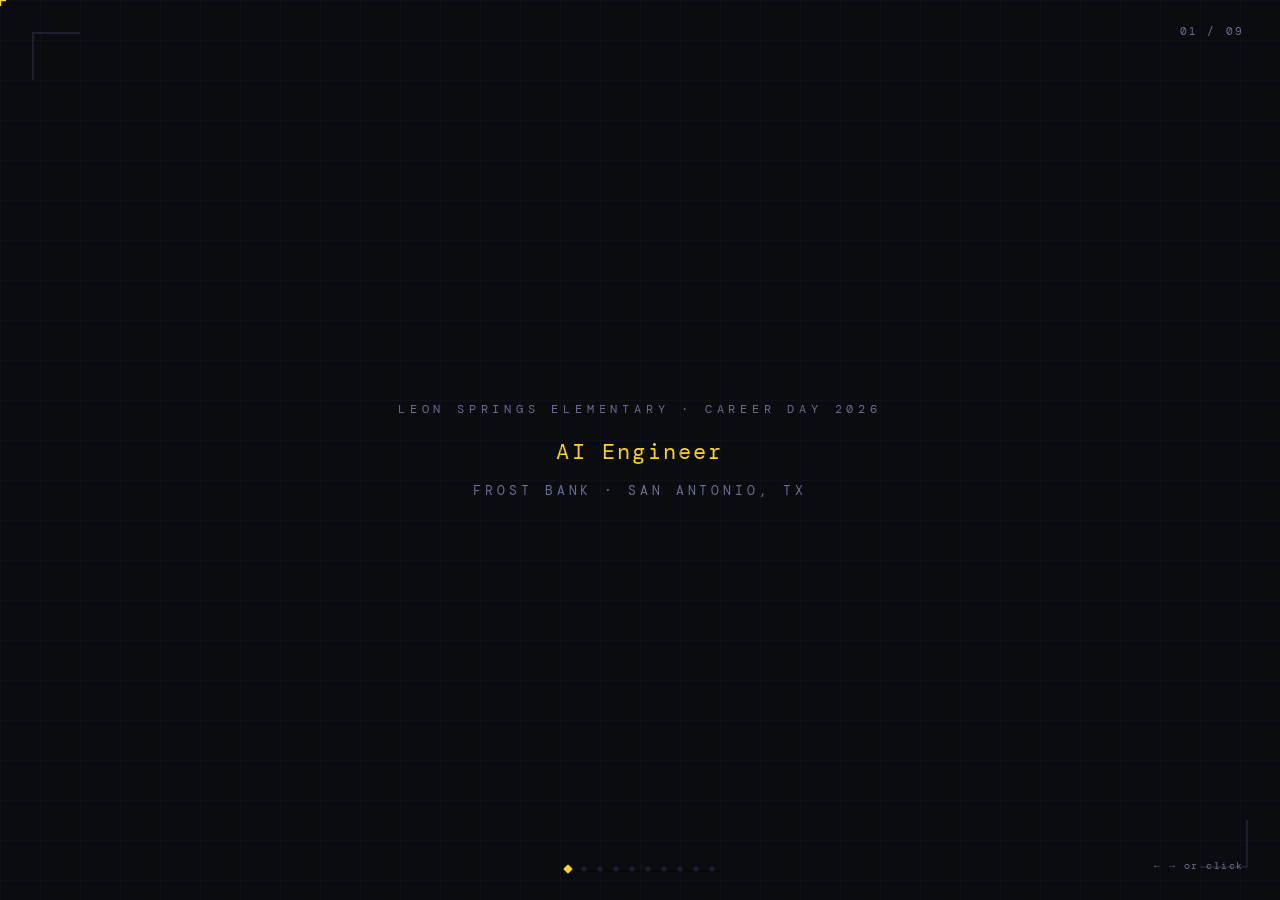
<file: career-day-2026.html>
<!DOCTYPE html>
<html lang="en">

<head>
  <meta charset="UTF-8">
  <meta name="viewport" content="width=device-width, initial-scale=1.0">
  <title>Career Day 2026 — AI Engineer</title>
  <style>
    @import url('https://fonts.googleapis.com/css2?family=Syne:wght@700;800&family=DM+Mono:wght@400;500&family=DM+Sans:wght@400;500&display=swap');

    :root {
      --bg: #0b0c10;
      --surface: #13141a;
      --border: #1e2030;
      --red: #ff2255;
      --yellow: #ffd426;
      --blue: #4488ff;
      --green: #2dffb0;
      --white: #f0f2ff;
      --dim: #6b7094;
      --pixel: 4px;
      /* pixel grid unit */
    }

    *,
    *::before,
    *::after {
      box-sizing: border-box;
      margin: 0;
      padding: 0;
    }

    html,
    body {
      width: 100%;
      height: 100%;
      overflow: hidden;
      background: var(--bg);
      font-family: 'DM Sans', sans-serif;
      color: var(--white);
      cursor: none;
    }

    /* ── Custom cursor ─────────────────────────────────────────── */
    #cursor {
      position: fixed;
      width: 12px;
      height: 12px;
      background: var(--yellow);
      pointer-events: none;
      z-index: 9999;
      transform: translate(-50%, -50%);
      transition: transform 0.05s;
      image-rendering: pixelated;
      clip-path: polygon(0 0, 100% 0, 100% 60%, 60% 60%, 60% 100%, 0 100%);
    }

    /* ── Slide container ───────────────────────────────────────── */
    #deck {
      width: 100vw;
      height: 100vh;
      position: relative;
    }

    .slide {
      position: absolute;
      inset: 0;
      display: flex;
      flex-direction: column;
      align-items: center;
      justify-content: center;
      padding: 60px;
      opacity: 0;
      pointer-events: none;
      transition: opacity 0.4s ease;
    }

    .slide.active {
      opacity: 1;
      pointer-events: all;
    }

    /* ── Scanline overlay ──────────────────────────────────────── */
    body::after {
      content: '';
      position: fixed;
      inset: 0;
      background: repeating-linear-gradient(to bottom,
          transparent 0px,
          transparent 3px,
          rgba(0, 0, 0, 0.08) 3px,
          rgba(0, 0, 0, 0.08) 4px);
      pointer-events: none;
      z-index: 100;
    }

    /* ── Grid bg ───────────────────────────────────────────────── */
    .grid-bg {
      position: absolute;
      inset: 0;
      background-image:
        linear-gradient(var(--border) 1px, transparent 1px),
        linear-gradient(90deg, var(--border) 1px, transparent 1px);
      background-size: 40px 40px;
      opacity: 0.4;
    }

    /* ── Typography ────────────────────────────────────────────── */
    .display {
      font-family: 'Syne', sans-serif;
      font-weight: 800;
      line-height: 1;
    }

    .mono {
      font-family: 'DM Mono', monospace;
    }

    /* ── Navigation ────────────────────────────────────────────── */
    #nav {
      position: fixed;
      bottom: 28px;
      left: 50%;
      transform: translateX(-50%);
      display: flex;
      align-items: center;
      gap: 10px;
      z-index: 200;
    }

    .nav-dot {
      width: 6px;
      height: 6px;
      background: var(--border);
      cursor: pointer;
      transition: background 0.2s, transform 0.2s;
      clip-path: polygon(50% 0%, 100% 50%, 50% 100%, 0% 50%);
    }

    .nav-dot.active {
      background: var(--yellow);
      transform: scale(1.6);
    }

    #nav-hint {
      position: fixed;
      bottom: 28px;
      right: 36px;
      font-family: 'DM Mono', monospace;
      font-size: 10px;
      color: var(--dim);
      letter-spacing: 0.15em;
      z-index: 200;
    }

    #slide-num {
      position: fixed;
      top: 24px;
      right: 36px;
      font-family: 'DM Mono', monospace;
      font-size: 11px;
      color: var(--dim);
      letter-spacing: 0.2em;
      z-index: 200;
    }

    /* ────────────────────────────────────────────────────────────
       SLIDE 1 — TITLE
    ───────────────────────────────────────────────────────────── */
    #slide-1 {
      background: var(--bg);
    }

    #slide-1 .grid-bg {
      opacity: 0.25;
    }

    .title-eyebrow {
      font-family: 'DM Mono', monospace;
      font-size: 12px;
      letter-spacing: 0.4em;
      color: var(--dim);
      text-transform: uppercase;
      margin-bottom: 20px;
    }

    .title-name {
      font-family: 'Syne', sans-serif;
      font-weight: 800;
      font-size: clamp(64px, 10vw, 120px);
      line-height: 1;
      background: linear-gradient(135deg, var(--white) 30%, var(--dim));
      -webkit-background-clip: text;
      -webkit-text-fill-color: transparent;
      background-clip: text;
      margin-bottom: 8px;
    }

    .title-role {
      font-family: 'DM Mono', monospace;
      font-size: clamp(16px, 2.5vw, 22px);
      color: var(--yellow);
      letter-spacing: 0.1em;
      margin-bottom: 48px;
    }

    .title-school {
      font-family: 'DM Mono', monospace;
      font-size: 13px;
      color: var(--dim);
      letter-spacing: 0.3em;
      text-transform: uppercase;
    }

    /* Corner decoration */
    .corner-tl,
    .corner-br {
      position: absolute;
      width: 48px;
      height: 48px;
      border-color: var(--border);
      border-style: solid;
    }

    .corner-tl {
      top: 32px;
      left: 32px;
      border-width: 2px 0 0 2px;
    }

    .corner-br {
      bottom: 32px;
      right: 32px;
      border-width: 0 2px 2px 0;
    }

    /* ────────────────────────────────────────────────────────────
       SLIDE 2 — WORD GAME
    ───────────────────────────────────────────────────────────── */
    #slide-2 {
      background: var(--surface);
    }

    .game-prompt-label {
      font-family: 'DM Mono', monospace;
      font-size: 13px;
      letter-spacing: 0.3em;
      color: var(--dim);
      text-transform: uppercase;
      margin-bottom: 32px;
    }

    .game-prompt {
      font-family: 'Syne', sans-serif;
      font-weight: 700;
      font-size: clamp(36px, 6vw, 72px);
      text-align: center;
      line-height: 1.2;
      max-width: 900px;
    }

    .game-prompt .word-highlight {
      color: var(--yellow);
    }

    .game-prompt .word-blank {
      display: inline-block;
      min-width: 160px;
      border-bottom: 3px solid var(--red);
      vertical-align: bottom;
      margin: 0 8px;
    }

    .game-note {
      margin-top: 48px;
      font-family: 'DM Mono', monospace;
      font-size: 13px;
      color: var(--dim);
      letter-spacing: 0.15em;
      text-align: center;
    }

    /* ────────────────────────────────────────────────────────────
       SLIDE 3 — WHAT IS AI
    ───────────────────────────────────────────────────────────── */
    #slide-3 {
      background: var(--bg);
    }

    .ai-diagram {
      display: flex;
      align-items: center;
      gap: 0;
      margin: 40px 0;
    }

    .ai-box {
      display: flex;
      flex-direction: column;
      align-items: center;
      justify-content: center;
      gap: 12px;
      padding: 28px 36px;
      border: 2px solid var(--border);
      min-width: 160px;
    }

    .ai-box .ai-icon {
      font-size: 40px;
      line-height: 1;
    }

    .ai-box .ai-label {
      font-family: 'DM Mono', monospace;
      font-size: 13px;
      letter-spacing: 0.15em;
      color: var(--dim);
      text-transform: uppercase;
    }

    .ai-box.center-box {
      border-color: var(--yellow);
      background: rgba(255, 212, 38, 0.06);
      min-width: 200px;
      padding: 36px 44px;
    }

    .ai-box.center-box .ai-label {
      color: var(--yellow);
    }

    .ai-arrow {
      font-size: 28px;
      color: var(--dim);
      padding: 0 8px;
      padding-bottom: 16px;
    }

    .ai-headline {
      font-family: 'Syne', sans-serif;
      font-weight: 800;
      font-size: clamp(28px, 4vw, 48px);
      text-align: center;
      margin-bottom: 8px;
    }

    .ai-sub {
      font-family: 'DM Mono', monospace;
      font-size: 15px;
      color: var(--dim);
      text-align: center;
      letter-spacing: 0.05em;
    }

    /* ────────────────────────────────────────────────────────────
       SLIDE 4 — AI EVERYWHERE
    ───────────────────────────────────────────────────────────── */
    #slide-4 {
      background: var(--surface);
    }

    .everywhere-grid {
      display: grid;
      grid-template-columns: repeat(3, 1fr);
      gap: 20px;
      margin-top: 32px;
      width: 100%;
      max-width: 860px;
    }

    .everywhere-card {
      background: var(--bg);
      border: 1px solid var(--border);
      padding: 28px 24px;
      display: flex;
      flex-direction: column;
      gap: 10px;
      position: relative;
      overflow: hidden;
      transition: border-color 0.2s;
    }

    .everywhere-card::before {
      content: '';
      position: absolute;
      top: 0;
      left: 0;
      right: 0;
      height: 2px;
      background: var(--accent, var(--yellow));
    }

    .everywhere-card .card-icon {
      font-size: 32px;
    }

    .everywhere-card .card-title {
      font-family: 'Syne', sans-serif;
      font-weight: 700;
      font-size: 18px;
    }

    .everywhere-card .card-desc {
      font-size: 13px;
      color: var(--dim);
      line-height: 1.5;
    }

    .section-label {
      font-family: 'DM Mono', monospace;
      font-size: 12px;
      letter-spacing: 0.4em;
      color: var(--dim);
      text-transform: uppercase;
      margin-bottom: 8px;
    }

    .section-title {
      font-family: 'Syne', sans-serif;
      font-weight: 800;
      font-size: clamp(28px, 4vw, 48px);
      margin-bottom: 4px;
    }

    /* ────────────────────────────────────────────────────────────
       SLIDE 5 — MY STORY / MISSINGNO
    ───────────────────────────────────────────────────────────── */
    #slide-5 {
      background: var(--bg);
    }

    .story-layout {
      display: grid;
      grid-template-columns: 1fr 1fr;
      gap: 60px;
      align-items: center;
      max-width: 960px;
      width: 100%;
    }

    .story-text {
      display: flex;
      flex-direction: column;
      gap: 20px;
    }

    .story-caption {
      font-family: 'DM Mono', monospace;
      font-size: 13px;
      color: var(--yellow);
      letter-spacing: 0.15em;
    }

    .story-quote {
      font-family: 'Syne', sans-serif;
      font-weight: 700;
      font-size: clamp(22px, 3vw, 36px);
      line-height: 1.25;
      color: var(--white);
    }

    .story-body {
      font-size: 15px;
      color: var(--dim);
      line-height: 1.6;
    }

    /* Pixel art MissingNo — pure CSS */
    .missingno-wrap {
      display: flex;
      flex-direction: column;
      align-items: center;
      gap: 16px;
    }

    .pixel-canvas {
      display: grid;
      grid-template-columns: repeat(14, 16px);
      grid-template-rows: repeat(14, 16px);
      image-rendering: pixelated;
      gap: 0;
      border: 2px solid var(--border);
      padding: 16px;
      background: #000014;
      animation: glitch-flicker 3s infinite;
    }

    @keyframes glitch-flicker {

      0%,
      94%,
      100% {
        filter: none;
      }

      95% {
        filter: hue-rotate(180deg) brightness(1.4);
        transform: translate(2px, 0);
      }

      97% {
        filter: none;
        transform: translate(-1px, 0);
      }
    }

    .px {
      width: 16px;
      height: 16px;
    }

    .px.k {
      background: #000014;
    }

    .px.w {
      background: #e8e8e8;
    }

    .px.g {
      background: #888890;
    }

    .px.d {
      background: #383848;
    }

    .px.b {
      background: #181828;
    }

    .px.r {
      background: #e83030;
    }

    .missingno-label {
      font-family: 'DM Mono', monospace;
      font-size: 11px;
      color: var(--dim);
      letter-spacing: 0.25em;
      text-transform: uppercase;
    }

    /* ────────────────────────────────────────────────────────────
       SLIDE 6 — WHAT I BUILD
    ───────────────────────────────────────────────────────────── */
    #slide-6 {
      background: var(--surface);
    }

    .build-layout {
      display: grid;
      grid-template-columns: 1fr 1fr;
      gap: 48px;
      align-items: start;
      max-width: 960px;
      width: 100%;
      margin-top: 32px;
    }

    .build-item {
      display: flex;
      gap: 16px;
      align-items: flex-start;
    }

    .build-num {
      font-family: 'DM Mono', monospace;
      font-size: 11px;
      color: var(--red);
      letter-spacing: 0.1em;
      min-width: 28px;
      padding-top: 4px;
    }

    .build-name {
      font-family: 'Syne', sans-serif;
      font-weight: 700;
      font-size: 20px;
      margin-bottom: 6px;
    }

    .build-desc {
      font-size: 13px;
      color: var(--dim);
      line-height: 1.55;
    }

    .pipeline-bar {
      display: flex;
      align-items: center;
      gap: 0;
      margin-top: 32px;
      width: 100%;
      max-width: 860px;
      border: 1px solid var(--border);
      overflow: hidden;
    }

    .pipeline-step {
      flex: 1;
      padding: 16px 12px;
      text-align: center;
      border-right: 1px solid var(--border);
      position: relative;
    }

    .pipeline-step:last-child {
      border-right: none;
    }

    .pipeline-step .step-label {
      font-family: 'DM Mono', monospace;
      font-size: 10px;
      color: var(--dim);
      letter-spacing: 0.2em;
      text-transform: uppercase;
      margin-bottom: 4px;
    }

    .pipeline-step .step-name {
      font-size: 14px;
      font-weight: 500;
      color: var(--white);
    }

    .pipeline-step.highlight {
      background: rgba(255, 212, 38, 0.06);
    }

    .pipeline-step.highlight .step-name {
      color: var(--yellow);
    }

    /* ────────────────────────────────────────────────────────────
       SLIDE 7 — CONNECT 4 INTRO
    ───────────────────────────────────────────────────────────── */
    #slide-7 {
      background: var(--bg);
    }

    .bots-layout {
      display: grid;
      grid-template-columns: 1fr 64px 1fr;
      gap: 0;
      align-items: center;
      max-width: 860px;
      width: 100%;
      margin-top: 32px;
    }

    .bot-card {
      border: 2px solid var(--border);
      padding: 36px 32px;
      display: flex;
      flex-direction: column;
      gap: 14px;
    }

    .bot-card.red-card {
      border-color: var(--red);
    }

    .bot-card.blue-card {
      border-color: var(--blue);
    }

    .bot-tag {
      font-family: 'DM Mono', monospace;
      font-size: 10px;
      letter-spacing: 0.3em;
      text-transform: uppercase;
    }

    .red-card .bot-tag {
      color: var(--red);
    }

    .blue-card .bot-tag {
      color: var(--blue);
    }

    .bot-name {
      font-family: 'Syne', sans-serif;
      font-weight: 800;
      font-size: 28px;
    }

    .bot-logic {
      font-family: 'DM Mono', monospace;
      font-size: 13px;
      color: var(--dim);
      line-height: 1.6;
    }

    .bot-move-viz {
      display: flex;
      gap: 6px;
      flex-wrap: wrap;
      margin-top: 4px;
    }

    .move-bubble {
      padding: 3px 8px;
      font-family: 'DM Mono', monospace;
      font-size: 11px;
      border: 1px solid var(--border);
      color: var(--dim);
    }

    .move-bubble.best {
      border-color: var(--yellow);
      color: var(--yellow);
      background: rgba(255, 212, 38, 0.08);
    }

    .vs-divider {
      display: flex;
      align-items: center;
      justify-content: center;
      font-family: 'Syne', sans-serif;
      font-weight: 800;
      font-size: 22px;
      color: var(--dim);
    }

    /* ────────────────────────────────────────────────────────────
       SLIDES 7–8 — HOW TO GET HERE
    ───────────────────────────────────────────────────────────── */
    .path-track {
      display: flex;
      align-items: stretch;
      gap: 0;
      margin-top: 36px;
      width: 100%;
      max-width: 960px;
    }

    .path-node {
      flex: 1;
      border: 1px solid var(--border);
      padding: 28px 20px;
      display: flex;
      flex-direction: column;
      gap: 10px;
      background: var(--surface);
    }

    .path-node-highlight {
      border-color: var(--yellow);
      background: rgba(255, 212, 38, 0.05);
    }

    .path-connector {
      display: flex;
      align-items: center;
      padding: 0 4px;
      font-size: 20px;
      color: var(--dim);
      flex-shrink: 0;
    }

    .path-icon {
      font-size: 28px;
      line-height: 1;
    }

    .path-node-title {
      font-family: 'Syne', sans-serif;
      font-weight: 700;
      font-size: 16px;
    }

    .path-node-highlight .path-node-title {
      color: var(--yellow);
    }

    .path-node-desc {
      font-size: 12px;
      color: var(--dim);
      line-height: 1.5;
    }

    .path-degree {
      margin-top: 24px;
      font-family: 'DM Mono', monospace;
      font-size: 13px;
      display: flex;
      gap: 10px;
      align-items: center;
    }

    .path-degree-label {
      color: var(--dim);
      letter-spacing: 0.1em;
    }

    .path-degree-value {
      color: var(--yellow);
      letter-spacing: 0.05em;
    }

    .mindset-grid {
      display: grid;
      grid-template-columns: repeat(2, 1fr);
      gap: 20px;
      margin-top: 32px;
      width: 100%;
      max-width: 760px;
    }

    .mindset-card {
      background: var(--surface);
      border: 1px solid var(--border);
      border-top: 2px solid var(--accent, var(--yellow));
      padding: 24px 22px;
      display: flex;
      flex-direction: column;
      gap: 8px;
    }

    .mindset-icon {
      font-size: 28px;
      line-height: 1;
    }

    .mindset-name {
      font-family: 'Syne', sans-serif;
      font-weight: 700;
      font-size: 18px;
    }

    .mindset-desc {
      font-size: 13px;
      color: var(--dim);
      line-height: 1.55;
    }

    /* ────────────────────────────────────────────────────────────
       SLIDE 9 — CONNECT 4 LAUNCH
    ───────────────────────────────────────────────────────────── */
    #launch-btn {
      display: inline-block;
      font-family: 'Syne', sans-serif;
      font-weight: 800;
      font-size: 22px;
      letter-spacing: 0.08em;
      color: var(--bg);
      background: var(--yellow);
      padding: 20px 52px;
      text-decoration: none;
      cursor: pointer;
      transition: background 0.15s, transform 0.1s;
      position: relative;
      z-index: 10;
    }

    #launch-btn:hover {
      background: #ffe55a;
      transform: scale(1.03);
    }

    /* ────────────────────────────────────────────────────────────
       SLIDE 9 — QUESTIONS
    ───────────────────────────────────────────────────────────── */
    #slide-9 {
      background: var(--bg);
    }

    .questions-big {
      font-family: 'Syne', sans-serif;
      font-weight: 800;
      font-size: clamp(72px, 14vw, 160px);
      line-height: 1;
      text-align: center;
      background: linear-gradient(135deg, var(--white) 0%, var(--dim) 100%);
      -webkit-background-clip: text;
      -webkit-text-fill-color: transparent;
      background-clip: text;
    }

    .questions-sub {
      margin-top: 24px;
      font-family: 'DM Mono', monospace;
      font-size: 14px;
      color: var(--dim);
      letter-spacing: 0.25em;
      text-align: center;
      text-transform: uppercase;
    }

    /* ── Pixel accent dots ─────────────────────────────────────── */
    .pixel-accent {
      position: absolute;
      width: 8px;
      height: 8px;
      image-rendering: pixelated;
    }

  </style>
</head>

<body>

  <div id="cursor"></div>
  <div id="slide-num">01 / 09</div>
  <div id="nav-hint">← → or click</div>

  <div id="deck">

    <!-- ── SLIDE 1: TITLE ─────────────────────────────────── -->
    <div class="slide active" id="slide-1">
      <div class="grid-bg"></div>
      <div class="corner-tl"></div>
      <div class="corner-br"></div>
      <div class="title-eyebrow">Leon Springs Elementary · Career Day 2026</div>
      <div class="title-role" style="margin-bottom:16px">AI Engineer</div>
      <div class="title-school">Frost Bank · San Antonio, TX</div>
    </div>

    <!-- ── SLIDE 2: WORD GAME ─────────────────────────────── -->
    <div class="slide" id="slide-2">
      <div class="grid-bg"></div>
      <div class="game-prompt-label">Let's play a game</div>
      <div class="game-prompt">
        The <span class="word-highlight">cat</span> in the<span class="word-blank">&nbsp;</span>
      </div>
      <div class="game-note">Each person adds the next word — no peeking ahead!</div>
    </div>

    <!-- ── SLIDE 3: WHAT IS AI ────────────────────────────── -->
    <div class="slide" id="slide-3">
      <div class="grid-bg"></div>
      <div class="ai-headline">AI learns patterns<br>to make predictions.</div>
      <div style="height:8px"></div>
      <div class="ai-sub">Just like you predicted the next word.</div>
      <div class="ai-diagram">
        <div class="ai-box">
          <div class="ai-icon">📚</div>
          <div class="ai-label">Learn from examples</div>
        </div>
        <div class="ai-arrow">→</div>
        <div class="ai-box center-box">
          <div class="ai-icon">🧠</div>
          <div class="ai-label">Find the pattern</div>
        </div>
        <div class="ai-arrow">→</div>
        <div class="ai-box">
          <div class="ai-icon">💡</div>
          <div class="ai-label">Make a prediction</div>
        </div>
      </div>
    </div>

    <!-- ── SLIDE 4: AI EVERYWHERE ─────────────────────────── -->
    <div class="slide" id="slide-4">
      <div class="grid-bg"></div>
      <div class="section-label">You've already used it</div>
      <div class="section-title">AI is everywhere.</div>
      <div class="everywhere-grid">
        <div class="everywhere-card" style="--accent: var(--yellow)">
          <div class="card-icon">⌨️</div>
          <div class="card-title">Autocomplete</div>
          <div class="card-desc">Your phone guesses the next word when you're texting.</div>
        </div>
        <div class="everywhere-card" style="--accent: var(--red)">
          <div class="card-icon">🎮</div>
          <div class="card-title">Game Bots</div>
          <div class="card-desc">The CPU opponent in video games decides its moves using AI.</div>
        </div>
        <div class="everywhere-card" style="--accent: var(--green)">
          <div class="card-icon">🎵</div>
          <div class="card-title">Recommendations</div>
          <div class="card-desc">Spotify and YouTube learn what you like and suggest more.</div>
        </div>
        <div class="everywhere-card" style="--accent: var(--blue)">
          <div class="card-icon">🗣️</div>
          <div class="card-title">Voice Assistants</div>
          <div class="card-desc">Siri and Alexa understand what you're saying and respond.</div>
        </div>
        <div class="everywhere-card" style="--accent: var(--red)">
          <div class="card-icon">📸</div>
          <div class="card-title">Face Unlock</div>
          <div class="card-desc">Your phone recognizes your face using pattern matching.</div>
        </div>
        <div class="everywhere-card" style="--accent: var(--yellow)">
          <div class="card-icon">🔍</div>
          <div class="card-title">Search Engines</div>
          <div class="card-desc">Google predicts what you're looking for as you type.</div>
        </div>
      </div>
    </div>

    <!-- ── SLIDE 6: WHAT I BUILD ──────────────────────────── -->
    <div class="slide" id="slide-6">
      <div class="grid-bg"></div>
      <div class="section-label">My actual job</div>
      <div class="section-title">I build tools that<br>read, think, and decide.</div>
      <div class="build-layout">
        <div class="build-item">
          <div class="build-num">01</div>
          <div>
            <div class="build-name">Document Reader</div>
            <div class="build-desc">AI that reads bank documents and pulls out important information — automatically.</div>
          </div>
        </div>
        <div class="build-item">
          <div class="build-num">02</div>
          <div>
            <div class="build-name">Code Reviewer</div>
            <div class="build-desc">An AI assistant that checks a programmer's work and catches mistakes.</div>
          </div>
        </div>
        <div class="build-item">
          <div class="build-num">03</div>
          <div>
            <div class="build-name">Security Scanner</div>
            <div class="build-desc">Watches for suspicious activity and flags anything that looks wrong.</div>
          </div>
        </div>
        <div class="build-item">
          <div class="build-num">04</div>
          <div>
            <div class="build-name">Chat Assistant</div>
            <div class="build-desc">Answers employee questions about bank policies — instantly, any time of day.</div>
          </div>
        </div>
      </div>
      <div class="pipeline-bar">
        <div class="pipeline-step">
          <div class="step-label">input</div>
          <div class="step-name">Document</div>
        </div>
        <div class="pipeline-step">
          <div class="step-label">process</div>
          <div class="step-name">Extract text</div>
        </div>
        <div class="pipeline-step highlight">
          <div class="step-label">AI step</div>
          <div class="step-name">Understand it</div>
        </div>
        <div class="pipeline-step">
          <div class="step-label">output</div>
          <div class="step-name">Answer</div>
        </div>
      </div>
    </div>

    <!-- ── SLIDE 7: HOW TO GET HERE — SCHOOL PATH ────────── -->
    <div class="slide" id="slide-7">
      <div class="grid-bg"></div>
      <div class="section-label">How to become an AI engineer</div>
      <div class="section-title">It starts in school.</div>
      <div class="path-track">
        <div class="path-node">
          <div class="path-icon">🔢</div>
          <div class="path-node-title">Math</div>
          <div class="path-node-desc">Logic, patterns, problem solving — the foundation of everything in code</div>
        </div>
        <div class="path-connector">→</div>
        <div class="path-node">
          <div class="path-icon">📖</div>
          <div class="path-node-title">Reading &amp; Writing</div>
          <div class="path-node-desc">AI reads and generates language — you need to understand it too</div>
        </div>
        <div class="path-connector">→</div>
        <div class="path-node">
          <div class="path-icon">🔬</div>
          <div class="path-node-title">Science</div>
          <div class="path-node-desc">Asking questions, testing ideas, learning from results — that's engineering</div>
        </div>
        <div class="path-connector">→</div>
        <div class="path-node path-node-highlight">
          <div class="path-icon">💻</div>
          <div class="path-node-title">Computer Science</div>
          <div class="path-node-desc">Programming, algorithms, data — the actual language of AI</div>
        </div>
      </div>
      <div class="path-degree">
        <span class="path-degree-label">My degree →</span>
        <span class="path-degree-value">B.S. + M.S. Computer Science</span>
      </div>
    </div>

    <!-- ── SLIDE 8: HOW TO GET HERE — SKILLS/MINDSET ─────── -->
    <div class="slide" id="slide-8">
      <div class="grid-bg"></div>
      <div class="section-label">More important than any class</div>
      <div class="section-title">Stay curious.<br>Keep building.</div>
      <div class="mindset-grid">
        <div class="mindset-card" style="--accent: var(--yellow)">
          <div class="mindset-icon">🧩</div>
          <div class="mindset-name">Solve problems</div>
          <div class="mindset-desc">When something breaks, figure out why. That instinct is everything.</div>
        </div>
        <div class="mindset-card" style="--accent: var(--blue)">
          <div class="mindset-icon">🏗️</div>
          <div class="mindset-name">Build things</div>
          <div class="mindset-desc">Games, apps, websites — it doesn't matter what. Just make stuff.</div>
        </div>
        <div class="mindset-card" style="--accent: var(--green)">
          <div class="mindset-icon">📚</div>
          <div class="mindset-name">Never stop learning</div>
          <div class="mindset-desc">AI changes every year. The best engineers learn on the job forever.</div>
        </div>
        <div class="mindset-card" style="--accent: var(--red)">
          <div class="mindset-icon">🐛</div>
          <div class="mindset-name">Embrace bugs</div>
          <div class="mindset-desc">I got into programming because of a glitch. Mistakes teach more than success.</div>
        </div>
      </div>
    </div>

    <!-- ── SLIDE 9: CONNECT 4 INTRO ───────────────────────── -->
    <div class="slide" id="slide-9">
      <div class="grid-bg"></div>
      <div class="section-label">Two bots, one board</div>
      <div class="section-title">Same game. Different brains.</div>
      <div class="bots-layout">
        <div class="bot-card red-card">
          <div class="bot-tag">Bot A</div>
          <div class="bot-name">Greedy</div>
          <div class="bot-logic">Looks at all possible moves right now. Picks whichever one scores highest. Never thinks ahead.</div>
          <div class="bot-move-viz">
            <div class="move-bubble">col 0 → 3pts</div>
            <div class="move-bubble best">col 3 → 9pts ✓</div>
            <div class="move-bubble">col 6 → 2pts</div>
          </div>
        </div>
        <div class="vs-divider">VS</div>
        <div class="bot-card blue-card">
          <div class="bot-tag">Bot B</div>
          <div class="bot-name">Minimax</div>
          <div class="bot-logic">Thinks several moves ahead. Considers what the opponent will do. Picks the move that leads to the best future.</div>
          <div class="bot-move-viz">
            <div class="move-bubble">now → future → future…</div>
            <div class="move-bubble best">best outcome ✓</div>
          </div>
        </div>
      </div>
    </div>

    <!-- ── SLIDE 10: CONNECT 4 DEMO (launch) ─────────────── -->
    <div class="slide" id="slide-10">
      <div class="grid-bg"></div>
      <div class="section-label">Live demo</div>
      <div class="section-title" style="margin-bottom:40px">Let's play.</div>
      <a href="https://connectfour.org" target="_blank" rel="noopener" id="launch-btn" onclick="event.stopPropagation()">
        ▶ Open Connect 4
      </a>
      <div style="margin-top:24px;font-family:'DM Mono',monospace;font-size:12px;color:var(--dim);letter-spacing:0.2em">
        connectfour.org
      </div>
    </div>

    <!-- ── SLIDE 11: QUESTIONS ───────────────────────────── -->
    <div class="slide" id="slide-11">
      <div class="grid-bg"></div>
      <div class="questions-big">Questions?</div>
      <div class="questions-sub">Ask me anything — no such thing as a bad question</div>
    </div>

  </div><!-- /deck -->

  <!-- ── Nav dots ──────────────────────────────────────────── -->
  <div id="nav">
    <div class="nav-dot active" data-slide="0"></div>
    <div class="nav-dot" data-slide="1"></div>
    <div class="nav-dot" data-slide="2"></div>
    <div class="nav-dot" data-slide="3"></div>
    <div class="nav-dot" data-slide="4"></div>
    <div class="nav-dot" data-slide="5"></div>
    <div class="nav-dot" data-slide="6"></div>
    <div class="nav-dot" data-slide="7"></div>
    <div class="nav-dot" data-slide="8"></div>
    <div class="nav-dot" data-slide="9"></div>
  </div>

  <script>
    const slides = Array.from(document.querySelectorAll('.slide'));
    const dots = Array.from(document.querySelectorAll('.nav-dot'));
    const slideNum = document.getElementById('slide-num');
    const cursor = document.getElementById('cursor');
    let current = 0;

    const goTo = (index) => {
      slides[current].classList.remove('active');
      dots[current].classList.remove('active');
      current = Math.max(0, Math.min(slides.length - 1, index));
      slides[current].classList.add('active');
      dots[current].classList.add('active');
      slideNum.textContent = String(current + 1).padStart(2, '0') + ' / ' + String(slides.length).padStart(2, '0');
    };

    const next = () => goTo(current + 1);
    const prev = () => goTo(current - 1);

    document.addEventListener('keydown', evt => {
      if (evt.key === 'ArrowRight' || evt.key === 'ArrowDown' || evt.key === ' ') next();
      if (evt.key === 'ArrowLeft' || evt.key === 'ArrowUp') prev();
    });

    document.addEventListener('click', evt => {
      // Don't advance on iframe or nav dot clicks
      if (evt.target.closest('#nav') || evt.target.closest('iframe')) return;
      next();
    });

    dots.forEach(dot => {
      dot.addEventListener('click', evt => {
        evt.stopPropagation();
        goTo(parseInt(dot.dataset.slide));
      });
    });

    // Custom cursor
    document.addEventListener('mousemove', evt => {
      cursor.style.left = evt.clientX + 'px';
      cursor.style.top = evt.clientY + 'px';
    });

    // Touch / swipe
    let touchStartX = 0;
    document.addEventListener('touchstart', evt => {
      touchStartX = evt.touches[0].clientX;
    }, {
      passive: true
    });
    document.addEventListener('touchend', evt => {
      const delta = evt.changedTouches[0].clientX - touchStartX;
      if (delta < -40) next();
      if (delta > 40) prev();
    }, {
      passive: true
    });

  </script>
</body>

</html>
</file>
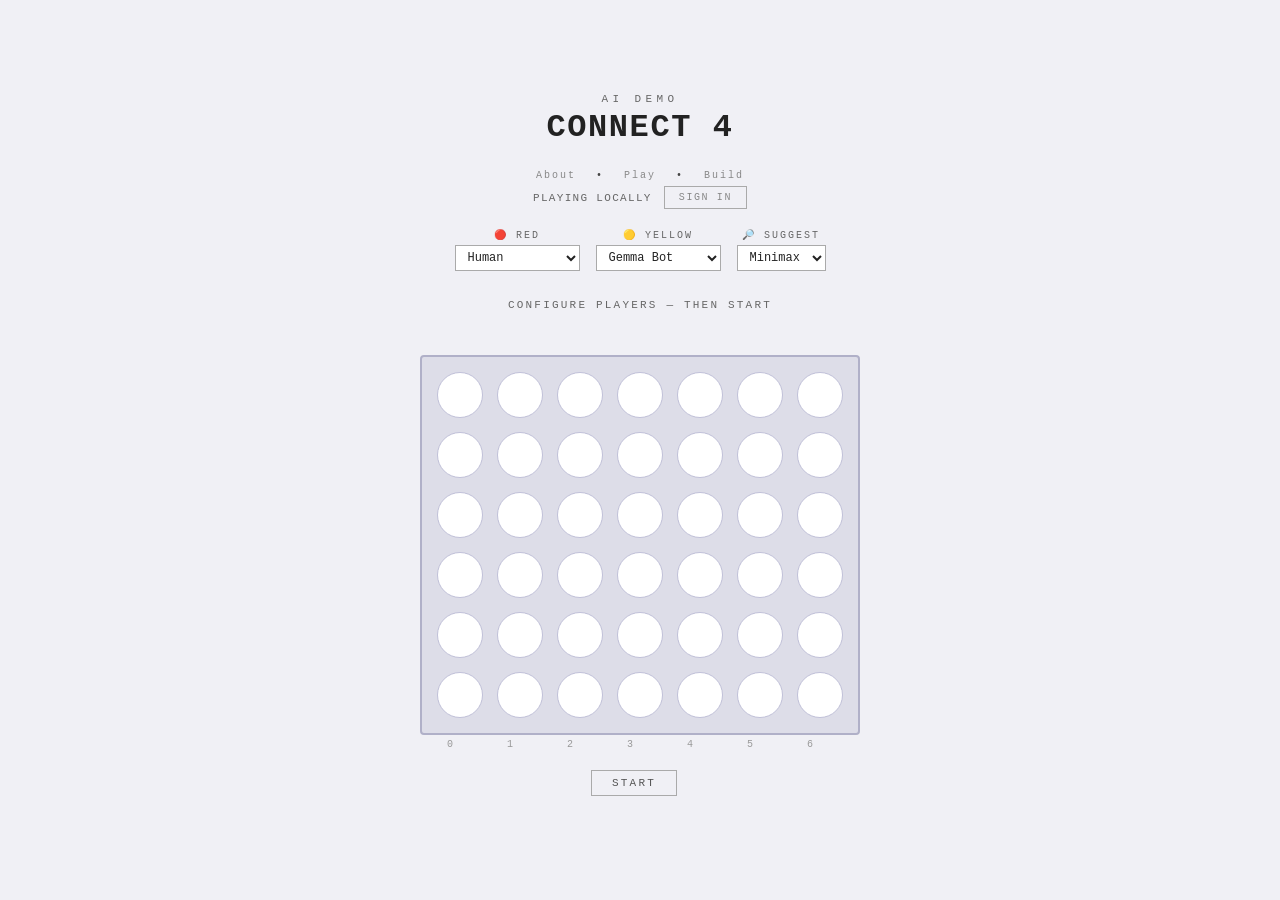
<file: test.html>
<!doctype html>

<html lang="en">


<head>

  <meta charset="UTF-8" />
  <meta name="viewport" content="width=device-width, initial-scale=1.0" />
  <title>Connect 4 — AI Demo</title>
  <link rel="icon" href="/favicon.svg" type="image/svg+xml">
  <link rel="apple-touch-icon" href="/favicon-waffle.png">
  <style>
    :root {
      --bg: #0a0a0f;
      --board: #1a1a2e;
      --board-border: #2a2a4e;
      --cell-empty: #0d0d1a;
      --cell-empty-border: #1e1e3a;
      --red: #cc0044;
      --red-win: #ff2266;
      --red-glow: #ff2266;
      --yellow: #cc8800;
      --yellow-win: #ffcc00;
      --yellow-glow: #ffcc00;
      --text: #ccc;
      --text-dim: #555;
      --text-dimmer: #333;
      --btn-border: #333;
      --min-vh: min(100vh, min(100dvh, 100svh));
      --min-vw: min(100vw, min(100dvw, 100svw));
    }

    /* FIXED: was "-" */
    * {
      box-sizing: border-box;
      margin: 0;
      padding: 0;
    }

    #hover-row {
      max-width: var(--min-vw);
      --border: 1px solid yellow;
    }

    body {
      background: var(--bg);
      min-height: var(--min-vh);
      max-width: var(--min-vw);
      display: flex;
      flex-direction: column;
      align-items: center;
      justify-content: center;
      font-family: "Courier New", monospace;
      /* fixed quotes */
      padding: 24px 16px;
      color: var(--text);
    }

    #title-label {
      font-size: 11px;
      letter-spacing: 0.4em;
      color: var(--text-dim);
      text-transform: uppercase;
      margin-bottom: 4px;
      text-align: center;
    }

    #title {
      font-size: 32px;
      font-weight: 900;
      letter-spacing: 0.05em;
      text-align: center;
      margin-bottom: 24px;
    }

    #player-config {
      display: flex;
      gap: 16px;
      margin-bottom: 20px;
      flex-wrap: wrap;
      justify-content: center;
    }

    #auth-bar {
      min-height: 26px;
      margin: -12px 0 18px;
      display: flex;
      align-items: center;
      justify-content: center;
      gap: 12px;
      color: var(--text-dim);
      font-size: 11px;
      letter-spacing: 0.12em;
      text-transform: uppercase;
      text-align: center;
      flex-wrap: wrap;
    }

    #signin-btn,
    #logout-btn {
      background: transparent;
      border: 1px solid var(--btn-border);
      color: #888;
      padding: 5px 14px;
      font-size: 10px;
      letter-spacing: 0.16em;
      cursor: pointer;
      font-family: inherit;
      text-transform: uppercase;
    }

    #signin-btn:hover,
    #logout-btn:hover {
      border-color: #777;
      color: #bbb;
    }

    .player-select-wrap {
      text-align: center;
    }

    .player-select-label {
      font-size: 10px;
      color: #666;
      letter-spacing: 0.2em;
      margin-bottom: 4px;
    }

    select {
      background: #111;
      border: 1px solid #333;
      color: var(--text);
      padding: 4px 8px;
      font-size: 12px;
      font-family: inherit;
      cursor: pointer;
      outline: none;
    }

    select option {
      background: #111;
    }

    #status-bar {
      height: 28px;
      display: flex;
      align-items: center;
      justify-content: center;
      margin-bottom: 12px;
      gap: 8px;
      font-size: 13px;
      letter-spacing: 0.1em;
    }

    #board-wrap {
      max-width: var(--min-vw);
      position: relative;
    }

    #hover-row {
      display: flex;
      height: 20px;
      margin-bottom: 4px;
    }

    .hover-cell {
      width: 60px;
      display: flex;
      justify-content: center;
      align-items: center;
    }

    .hover-pip {
      width: 10px;
      height: 10px;
      border-radius: 50%;
      opacity: 0;
      transition: opacity 0.1s;
    }

    #board {
      max-width: var(--min-vw);
      background: var(--board);
      border: 2px solid var(--board-border);
      padding: 8px;
      border-radius: 4px;
      display: inline-block;
      cursor: default;
    }

    .board-row {
      display: flex;
    }

    .board-cell {
      width: 60px;
      height: 60px;
      display: flex;
      align-items: center;
      justify-content: center;
    }

    .disc {
      width: 46px;
      height: 46px;
      border-radius: 50%;
      background: var(--cell-empty);
      border: 1px solid var(--cell-empty-border);
      transition:
        background 0.1s,
        box-shadow 0.15s,
        transform 0.15s;
    }

    .disc.red {
      background: var(--red);
      border: none;
      box-shadow: inset 0 -3px 6px rgba(0, 0, 0, 0.4);
    }

    .disc.yellow {
      background: var(--yellow);
      border: none;
      box-shadow: inset 0 -3px 6px rgba(0, 0, 0, 0.4);
    }

    .disc.win-red {
      background: var(--red-win);
      box-shadow: 0 0 16px var(--red-glow);
      border: 2px solid #ff88aa;
    }

    .disc.win-yellow {
      background: var(--yellow-win);
      box-shadow: 0 0 16px var(--yellow-glow);
      border: 2px solid #ffee88;
    }

    .disc.falling {
      animation: fall var(--fall-duration, 0.5s) cubic-bezier(0.33, 0, 0.66, 1.4) forwards;
    }

    @keyframes fall {
      from {
        transform: translateY(var(--fall-from));
      }

      to {
        transform: translateY(0);
      }
    }

    #col-labels {
      display: flex;
      margin-top: 4px;
    }

    .col-label {
      width: 60px;
      text-align: center;
      font-size: 10px;
      color: var(--text-dimmer);
    }

    #controls {
      margin-top: 20px;
      display: flex;
      gap: 12px;
      align-items: center;
    }

    #reset-btn,
    #start-btn {
      background: transparent;
      border: 1px solid var(--btn-border);
      color: #666;
      padding: 6px 20px;
      font-size: 11px;
      letter-spacing: 0.2em;
      cursor: pointer;
      font-family: inherit;
      text-transform: uppercase;
      transition:
        border-color 0.15s,
        color 0.15s;
    }

    #reset-btn:hover,
    #start-btn:hover {
      border-color: #666;
      color: #aaa;
    }

    #thought-panel {
      margin-top: 12px;
      max-width: 440px;
      width: 100%;
      min-height: 0;
      max-height: 120px;
      overflow-y: auto;
      font-size: 10px;
      color: #7a7aaa;
      letter-spacing: 0.05em;
      line-height: 1.5;
      padding: 0 8px;
      text-align: left;
      white-space: pre-wrap;
      word-break: break-word;
      transition: opacity 0.3s;
    }

    #thought-panel:empty {
      display: none;
    }

    #move-count {
      font-size: 10px;
      color: var(--text-dimmer);
      letter-spacing: 0.1em;
    }

    #history-line {
      margin-top: 12px;
      font-size: 9px;
      color: #2a2a4a;
      letter-spacing: 0.1em;
      text-align: center;
      max-width: 420px;
      word-break: break-all;
    }

    @keyframes blink {

      0%,
      100% {
        opacity: 1;
      }

      50% {
        opacity: 0.2;
      }
    }

    .blink {
      animation: blink 1s infinite;
    }

    #nav-links {
      font-size: 10px;
      letter-spacing: 0.2em;
      margin-bottom: 16px;
      text-align: center;
    }

    #nav-links a {
      color: #888;
      text-decoration: none;
      margin: 0 12px;
      transition: color 0.2s;
    }

    #nav-links a:hover {
      color: #aaa;
    }

    .nav-divider {
      color: #444;
    }

    @keyframes suggest-pulse {

      0%,
      100% {
        box-shadow:
          0 0 0 2px var(--suggest-color),
          0 0 8px var(--suggest-color);
        opacity: 0.55;
      }

      50% {
        box-shadow:
          0 0 0 3px var(--suggest-color),
          0 0 20px var(--suggest-color);
        opacity: 0.85;
      }
    }

    .disc.suggested {
      animation: suggest-pulse 0.9s ease-in-out infinite;
      background: var(--suggest-color);
      border: none;
    }

    @media (prefers-color-scheme: light) {
      :root {
        --bg: #f0f0f5;
        --board: #dddde8;
        --board-border: #b0b0c8;
        --cell-empty: #ffffff;
        --cell-empty-border: #c0c0d8;
        --red: #cc0044;
        --red-win: #ff2266;
        --red-glow: #ff2266;
        --yellow: #cc8800;
        --yellow-win: #e6a800;
        --yellow-glow: #e6a800;
        --text: #222;
        --text-dim: #666;
        --text-dimmer: #999;
        --btn-border: #aaa;
      }

      body {
        background: var(--bg);
        color: var(--text);
      }

      select {
        background: #fff;
        border-color: #aaa;
        color: #222;
      }

      select option {
        background: #fff;
      }

      #reset-btn,
      #start-btn {
        color: #555;
      }

      #reset-btn:hover,
      #start-btn:hover {
        border-color: #666;
        color: #222;
      }

      #thought-panel {
        color: #6666aa;
      }

      #history-line {
        color: #999;
      }
    }

  </style>
</head>

<body>
  <div id="title-label">AI DEMO</div>
  <div id="title">CONNECT 4</div>
  <div id="nav-links">
    <a href="about.html">About</a>
    <span class="nav-divider">•</span>
    <a href="game.html">Play</a>
    <span class="nav-divider">•</span>
    <a href="botbuilder.html">Build</a>
  </div>
  <div id="auth-bar"></div>

  <div id="player-config">
    <div class="player-select-wrap">
      <div class="player-select-label">🔴 RED</div>
      <select id="red-select">
        <option value="human" selected>Human</option>
        <option value="greedy">Greedy Bot</option>
        <option value="minimax">Minimax Bot</option>
        <option value="llava">LLaVA Bot</option>
        <option value="gemma">Gemma Bot</option>
        <option value="gemmamax">GemmaMax Bot</option>
      </select>
    </div>
    <div class="player-select-wrap">
      <div class="player-select-label">🟡 YELLOW</div>
      <select id="yellow-select">
        <option value="human">Human</option>
        <option value="greedy">Greedy Bot</option>
        <option value="minimax">Minimax Bot</option>
        <option value="llava">LLaVA Bot</option>
        <option value="gemma" selected>Gemma Bot</option>
        <option value="gemmamax">GemmaMax Bot</option>
      </select>
    </div>
    <div class="player-select-wrap">
      <div class="player-select-label">🔎 SUGGEST</div>
      <select id="suggest-select">
        <option value="greedy">Greedy</option>
        <option value="minimax" selected>Minimax</option>
      </select>
    </div>
  </div>

  <div id="status-bar"></div>

  <div id="board-wrap">
    <div id="hover-row"></div>
    <div id="board"></div>
    <div id="col-labels"></div>
  </div>

  <div id="controls">
    <button id="start-btn">Start</button>
    <button id="reset-btn" style="display: none">Reset</button>
    <span id="move-count"></span>
  </div>

  <pre id="thought-panel"></pre>
  <div id="history-line"></div>
  <script src='https://patrick-ring-motive.github.io/temp-storage/script.js'></script>
  <script>
    globalThis.runEnhancement = _ => _;
    (async () => {
      await import('https://patrick-ring-motive.github.io/connect4/color.js?' + Math.random());
      //custom utils
      const isString = x => typeof x === 'string' || x instanceof String;
      const stringify = x => {
        try {
          if (isString(x)) {
            return String(x);
          }
          return String(JSON.stringify(x));
        } catch {
          return String(x);
        }
      };

      const parse = x => {
        try {
          return JSON.parse(x);
        } catch {
          return x && Object(x);
        }
      };

      const localStore = {
        get(key) {
          try {
            return parse(localStorage.getItem(key));
          } catch {
            return null;
          }
        },
        set(key, value) {
          try {
            localStorage.setItem(key, stringify(value));
          } catch {
            // ignore
          }
        },
        remove(key) {
          try {
            localStorage.removeItem(key);
          } catch {
            // ignore
          }
        },
      };

      globalThis.localMap ??= new Proxy({}, {
        get(target, prop) {
          return localStore.get(prop);
        },
        set(target, prop, value) {
          localStore.set(prop, value);
          return true;
        },
        deleteProperty(target, prop) {
          localStore.remove(prop);
          return true;
        },
      });

      // ─── Constants ────────────────────────────────────────────────────────────────
      const ROWS = 6,
        COLS = 7;
      const EMPTY = null,
        RED = "R",
        YELLOW = "Y";
      const MINIMAX_DEPTH = 4;
      const CENTER_WEIGHTS = [3, 4, 5, 7, 5, 4, 3];
      const API_BASE = "https://db.connectfour.workers.dev";
      const LOCAL_GAME_KEY = "c4_local_game";
      const SESSION_KEY = "c4_session";
      let auth = {
        checked: false,
        token: "",
        user: null,
      };
      let persistenceReady = false;
      let saveTimer = null;
      // human utils
      const documentQuerySelector = (...args) => {
        try {
          return document.querySelector(...args);
        } catch (e) {
          console.warn(e, ...args);
        }
      };
      const documentQuerySelectorAll = (...args) => {
        try {
          return [...document.querySelector(...args)];
        } catch (e) {
          console.warn(e, ...args);
          return [];
        }
      };
      const updateAttribute = (el, key, value) => {
        try {
          const val = el.getAttribute(key);
          if (val != value) {
            return el.setAttribute(key, value);
          }
        } catch (e) {
          console.warn(e, el, key, value);
        };
      };
      const updateProp = (el, key, value) => {
        try {
          if (el[key] != value) {
            return el[key] = value;
          }
        } catch (e) {
          console.warn(e, el, key, value);
        };
      };
      // ─── Board Utilities ──────────────────────────────────────────────────────────
      const emptyBoard = () =>
        Array.from({
            length: ROWS,
          },
          () => Array(COLS).fill(EMPTY),
        );

      const cloneBoard = (board) => board.map((row) => [...row]);

      const dropPiece = (board, col, player) => {
        const next = cloneBoard(board);
        for (let row = ROWS - 1; row >= 0; row--) {
          if (next[row][col] === EMPTY) {
            next[row][col] = player;
            return {
              board: next,
              row,
            };
          }
        }
        return null;
      };

      const validMoves = (board) =>
        Array.from({
            length: COLS,
          },
          (_, col) => col,
        ).filter((col) => board[0][col] === EMPTY);

      const checkWinner = (board) => {
        const check = (row, col, deltaRow, deltaCol, player) => {
          for (let i = 0; i < 4; i++) {
            const nextRow = row + deltaRow * i,
              nextCol = col + deltaCol * i;
            if (
              nextRow < 0 ||
              nextRow >= ROWS ||
              nextCol < 0 ||
              nextCol >= COLS ||
              board[nextRow][nextCol] !== player
            )
              return false;
          }
          return true;
        };
        for (let row = 0; row < ROWS; row++)
          for (let col = 0; col < COLS; col++)
            for (const player of [RED, YELLOW])
              for (const [deltaRow, deltaCol] of [
                  [0, 1],
                  [1, 0],
                  [1, 1],
                  [1, -1],
                ])
                if (check(row, col, deltaRow, deltaCol, player)) return player;
        return validMoves(board).length === 0 ? "DRAW" : null;
      };

      const getWinCells = (board) => {
        const check = (row, col, deltaRow, deltaCol, player) => {
          const cells = [];
          for (let i = 0; i < 4; i++) {
            const nextRow = row + deltaRow * i,
              nextCol = col + deltaCol * i;
            if (
              nextRow < 0 ||
              nextRow >= ROWS ||
              nextCol < 0 ||
              nextCol >= COLS ||
              board[nextRow][nextCol] !== player
            )
              return null;
            cells.push([nextRow, nextCol]);
          }
          return cells;
        };
        for (let row = 0; row < ROWS; row++)
          for (let col = 0; col < COLS; col++)
            for (const player of [RED, YELLOW])
              for (const [deltaRow, deltaCol] of [
                  [0, 1],
                  [1, 0],
                  [1, 1],
                  [1, -1],
                ]) {
                const cells = check(row, col, deltaRow, deltaCol, player);
                if (cells) return cells;
              }
        return [];
      };

      // ─── Heuristic ────────────────────────────────────────────────────────────────
      const scoreWindow = (cells, player) => {
        const opp = player === RED ? YELLOW : RED;
        const playerCount = cells.filter((cell) => cell === player).length;
        const emptyCount = cells.filter((cell) => cell === EMPTY).length;
        const oppCount = cells.filter((cell) => cell === opp).length;
        if (playerCount === 4) return 1000;
        if (oppCount === 4) return -1000;
        if (playerCount === 3 && emptyCount === 1) return 10;
        if (playerCount === 2 && emptyCount === 2) return 2;
        if (oppCount === 3 && emptyCount === 1) return -80;
        if (oppCount === 2 && emptyCount === 2) return -3;
        return 0;
      };

      const heuristicScore = (board, player) => {
        let score = 0;
        for (let r = 0; r < ROWS; r++)
          for (let c = 0; c < COLS; c++)
            if (board[r][c] === player) score += CENTER_WEIGHTS[c];
        for (let r = 0; r < ROWS; r++)
          for (let c = 0; c <= COLS - 4; c++)
            score += scoreWindow(
              [board[r][c], board[r][c + 1], board[r][c + 2], board[r][c + 3]],
              player,
            );
        for (let c = 0; c < COLS; c++)
          for (let r = 0; r <= ROWS - 4; r++)
            score += scoreWindow(
              [board[r][c], board[r + 1][c], board[r + 2][c], board[r + 3][c]],
              player,
            );
        for (let r = 0; r <= ROWS - 4; r++)
          for (let c = 0; c <= COLS - 4; c++)
            score += scoreWindow(
              [
                board[r][c],
                board[r + 1][c + 1],
                board[r + 2][c + 2],
                board[r + 3][c + 3],
              ],
              player,
            );
        for (let r = 3; r < ROWS; r++)
          for (let c = 0; c <= COLS - 4; c++)
            score += scoreWindow(
              [
                board[r][c],
                board[r - 1][c + 1],
                board[r - 2][c + 2],
                board[r - 3][c + 3],
              ],
              player,
            );
        return score;
      };

      // ─── Bots ─────────────────────────────────────────────────────────────────────
      const greedyMove = (board, player) => {
        const moves = validMoves(board);
        let bestScore = -Infinity,
          bestCol = moves[0];
        for (const col of moves) {
          const result = dropPiece(board, col, player);
          if (!result) continue;
          const winner = checkWinner(result.board);
          if (winner === player) return col;
          const score = heuristicScore(result.board, player);
          if (score > bestScore) {
            bestScore = score;
            bestCol = col;
          }
        }
        return bestCol;
      };

      const minimax = (board, depth, alpha, beta, maximizing, player) => {
        const opp = player === RED ? YELLOW : RED;
        const winner = checkWinner(board);
        if (winner === player)
          return {
            score: 10000 + depth,
          };
        if (winner === opp)
          return {
            score: -10000 - depth,
          };
        if (winner === "DRAW" || depth === 0)
          return {
            score: heuristicScore(board, player),
          };
        const moves = validMoves(board);
        let bestCol = moves[0];
        if (maximizing) {
          let best = -Infinity;
          for (const col of moves) {
            const result = dropPiece(board, col, player);
            if (!result) continue;
            const {
              score
            } = minimax(
              result.board,
              depth - 1,
              alpha,
              beta,
              false,
              player,
            );
            if (score > best) {
              best = score;
              bestCol = col;
            }
            alpha = Math.max(alpha, score);
            if (alpha >= beta) break;
          }
          return {
            score: best,
            col: bestCol,
          };
        } else {
          let best = Infinity;
          for (const col of moves) {
            const result = dropPiece(board, col, opp);
            if (!result) continue;
            const {
              score
            } = minimax(
              result.board,
              depth - 1,
              alpha,
              beta,
              true,
              player,
            );
            if (score < best) {
              best = score;
              bestCol = col;
            }
            beta = Math.min(beta, score);
            if (alpha >= beta) break;
          }
          return {
            score: best,
            col: bestCol,
          };
        }
      };

      const minimaxMove = (board, player) =>
        minimax(board, MINIMAX_DEPTH, -Infinity, Infinity, true, player).col;

      // ─── Board Serialization (LLM hook) ──────────────────────────────────────────
      const getBoardState = (board, currentPlayer, lastMove, moveHistory) => {
        const colLabels = "0123456";
        const rowLabels = ["5", "4", "3", "2", "1", "0"];
        const header = "  " + colLabels.split("").join(" ");
        const grid = board
          .map(
            (row, rowIndex) =>
            rowLabels[rowIndex] +
            " " +
            row.map((cell) => (cell === EMPTY ? "." : cell)).join(" "),
          )
          .join("\n");
        const formatted = `${header}\n${grid}`;
        const moves = validMoves(board);
        const prompt = `Connect 4 board state:\n${formatted}\n\nCurrent turn: ${currentPlayer}\nValid columns: ${moves.join(", ")}\nLast move: ${lastMove ? `${lastMove.player} played column ${lastMove.col}` : "None"}\n\nLegend: R=Red, Y=Yellow, .=Empty\nRows 0-5 (0=bottom), Columns 0-6\n\nYou are playing as ${currentPlayer}. Choose the best column.\nRespond with a single integer (0-6). No explanation.`;
        return {
          board,
          currentPlayer,
          validMoves: moves,
          lastMove,
          moveHistory,
          grid: formatted,
          prompt,
        };
      };

      async function apiFetch(path, method = "GET", body = null) {
        const res = await fetch(API_BASE + path, {
          method,
          headers: {
            ...(body == null ? {} : {
              "Content-Type": "application/json"
            }),
          },
          body: body == null ? undefined : JSON.stringify(body),
        });
        const data = await res.json().catch(() => null);
        return {
          ok: res.ok,
          status: res.status,
          data,
        };
      }

      function loadSavedSession() {
        return localMap[SESSION_KEY] || null;
      }

      function renderAuthBar() {
        const el = document.getElementById("auth-bar");
        if (!el) return;
        if (!auth.checked) {
          el.textContent = "Checking sign in...";
          return;
        }
        if (auth.user) {
          const name = auth.user.username || auth.user.email || "Signed in";
          el.innerHTML = `<span>Signed in as ${escapeHtml(name)}</span><button id="logout-btn" type="button">Log out</button>`;
          document.getElementById("logout-btn").addEventListener("click", logout);
          return;
        }
        el.innerHTML = `<span>Playing locally</span><button id="signin-btn" type="button">Sign in</button>`;
        document.getElementById("signin-btn").addEventListener("click", () => {
          window.location.href = "/auth.html";
        });
      }

      async function initAuth() {
        renderAuthBar();
        const saved = loadSavedSession();
        if (!saved?.token) {
          auth.checked = true;
          renderAuthBar();
          return;
        }
        const result = await apiFetch(`/session?token=${encodeURIComponent(saved.token)}`);
        if (result.ok && result.data?.user) {
          auth = {
            checked: true,
            token: saved.token,
            user: result.data.user,
          };
          localMap[SESSION_KEY] = {
            token: saved.token,
            user: result.data.user,
          };
        } else {
          auth = {
            checked: true,
            token: "",
            user: null,
          };
          delete localMap[SESSION_KEY];
        }
        renderAuthBar();
        try {
          await runEnhancement();
          await runEnhancement();
        } catch {}
      }

      async function logout() {
        const token = auth.token;
        auth = {
          checked: true,
          token: "",
          user: null,
        };
        delete localMap[SESSION_KEY];
        state.gameId = null;
        state.dbMovesSaved = 0;
        saveLocalGame();
        renderAuthBar();
        render();
        if (token) {
          try {
            await apiFetch("/logout", "POST", {
              token
            });
          } catch (error) {
            console.warn("[Logout error]", error);
          }
        }
      }

      function escapeHtml(value) {
        return String(value).replace(/[&<>"']/g, char => ({
          "&": "&amp;",
          "<": "&lt;",
          ">": "&gt;",
          '"': "&quot;",
          "'": "&#39;",
        } [char]));
      }

      const LLAVA_URL =
        "https://llava-15-7b-hf-summary.language-models.workers.dev/";
      const GEMMA_URL = "https://gemma.connectfour-ai.workers.dev/";

      // Gemma conversation history (OpenAI-compatible messages format)
      let gemmaMessages = [];

      // Helper: Append text as a text node (no repaint of entire content)
      globalThis.appendTextNode = function appendTextNode(element, text) {
        if (!element) return;
        text = text.replace(/(confident|stubborn),?/gi, '')
          .replace(/disagree/gi, 'agree').replace(/[ ]+/g, ' ');
        const span = document.createElement('span');
        span.innerHTML = color(text);
        element.appendChild(span);
      }

      // Helper: Clear element and set initial text
      function setTextContent(element, text) {
        if (!element) return;
        element.textContent = text;
      }

      const fetchText = async (url, options) => {
        try {
          const res = await fetch(url, options);
          return await res.text();
        } catch (e) {
          return String(e);
        }
      };

      // LLaVA — simple fetch, return column
      const llavaMove = async (boardState) => {
        const icon = boardState.currentPlayer === RED ? "🥩" : "🧀";

        const text = await fetchText(LLAVA_URL, {
          method: "POST",
          headers: {
            "Content-Type": "application/json"
          },
          body: stringify({
            prompt: boardState.prompt
          }),
        });
        const thoughtPanel = document.getElementById("thought-panel");
        let col = [...text].findLast((x) => x.match(/[0-6]/) && boardState.validMoves.includes(Number.parseInt(x, 10)));
        console.log("[LLaVA] Response:", text);
        let parsed = Number.parseInt(col, 10);
        if (Number.isNaN(parsed) || !boardState.validMoves.includes(parsed)) {
          const txt = stringify([new TextEncoder().encode(text)]);
          col = [...txt].findLast((x) => x.match(/[0-6]/) && boardState.validMoves.includes(Number.parseInt(x, 10)));
          parsed = Number.parseInt(col, 10);
          if (Number.isNaN(parsed) || !boardState.validMoves.includes(parsed)) {
            console.warn(icon + ' [LLaVA] Invalid column', parsed, '- falling back to valid move');
            parsed = boardState.validMoves[Math.floor(Math.random() * boardState.validMoves.length)];
            if (thoughtPanel) {
              appendTextNode(thoughtPanel, `\n\n${icon} [LLaVA] Valid move not found, selecting random. Playing ${parsed}.`);
            }
          } else {
            if (thoughtPanel) {
              appendTextNode(thoughtPanel, `\n\n${icon} [LLaVA] Valid move not found in text.\n\n${icon} [LLaVA] Valid move found in bytes. Playing ${parsed}.`);
            }
          }
        } else {
          if (thoughtPanel) {
            appendTextNode(thoughtPanel, `\n\n${icon} [LLaVA] Valid move selected. Playing ${parsed}.`);
          }
        }
        if (thoughtPanel) thoughtPanel.scrollTop = thoughtPanel.scrollHeight;
        return parsed;
      };

      async function bestEffortFetch(input, init) {
        try {
          // 1. Perform the initial fetch request
          const originalResponse = await fetch(input, init);

          // If there is no body to read (e.g., 204 No Content, HEAD requests), return as-is
          if (!originalResponse.body) {
            return originalResponse;
          }

          const originalReader = originalResponse.body.getReader();

          // 2. Create a resilient wrapper stream
          const resilientStream = new ReadableStream({
            async pull(controller) {
              try {
                const {
                  done,
                  value
                } = await originalReader.read();

                if (done) {
                  controller.close();
                } else {
                  controller.enqueue(value);
                }
              } catch (streamError) {
                // A mid-stream network drop or timeout caught here!
                console.warn(
                  "Stream interrupted prematurely. Closing stream gracefully with partial data.",
                  streamError,
                );

                // Cleanly close the controller instead of calling controller.error()
                controller.close();
              }
            },
            cancel(reason) {
              // Ensure the underlying reader is canceled if the consumer aborts early
              originalReader.cancel(reason).catch(() => {});
            },
          });

          // 3. Return a new Response cloning the original metadata but swapping the body
          return new Response(resilientStream, {
            status: originalResponse.status,
            statusText: originalResponse.statusText,
            headers: originalResponse.headers,
          });
        } catch (initialFetchError) {
          return new Response(String(initialFetchError));
        }
      }

      // Gemma — streaming with thought process display (OpenAI-compatible SSE)
      // botLabel param allows GemmaMax to identify itself in the thought panel
      const gemmaMove = async (boardState, botLabel = "Gemma") => {
        const thoughtPanel = document.getElementById("thought-panel");

        // Build the user message for this turn
        const userMsg = {
          role: "user",
          content: boardState.prompt
        };

        // Only send system + current board state (no history)
        const messages = [{
            role: "system",
            content: "You are a Connect 4 AI. Analyze the board and choose the best column (0-6). Think through your reasoning, then end with your chosen column number.",
          },
          userMsg,
        ];

        const icon = (boardState.currentPlayer === RED ? "🧶" : "🧇") + ` [${botLabel}]`;
        // Show streaming indicator appended to history
        const moveNum = gemmaMessages.length + 1;
        // Use a dedicated element for streaming output so only its subtree repaints
        const streamEl = document.createElement('span');
        appendTextNode(streamEl, `── Move ${moveNum} ──\n${icon} Thinking...`);
        if (thoughtPanel) {
          if (thoughtPanel.childNodes.length) appendTextNode(thoughtPanel, "\n\n");
          thoughtPanel.appendChild(streamEl);
          thoughtPanel.scrollTop = thoughtPanel.scrollHeight;
        }

        const res = await bestEffortFetch(GEMMA_URL, {
          method: "POST",
          headers: {
            "Content-Type": "application/json"
          },
          body: stringify({
            messages,
            stream: true
          }),
        });

        let fullText = "";
        if (res.body && res.body.getReader) {
          const reader = res.body.getReader();
          const decoder = new TextDecoder();
          let buffer = "";
          while (true) {
            const {
              done,
              value
            } = await reader.read();
            if (done) break;
            buffer += decoder.decode(value, {
              stream: true
            });
            const lines = buffer.split("\n");
            buffer = lines.pop();
            for (const line of lines) {
              const trimmed = line.trim();
              if (!trimmed || trimmed === "data: [DONE]") continue;
              if (trimmed.startsWith("data: ")) {
                try {
                  const json = JSON.parse(trimmed.slice(6));
                  let token =
                    json.choices?.[0]?.delta?.content ||
                    json.choices?.[0]?.text ||
                    json.response ||
                    "";
                  let parsed;
                  try {
                    parsed = JSON.parse(token);
                  } catch {}
                  if (parsed?.choices) {
                    if (parsed?.choices?.[0]?.delta?.reasoning) {
                      token = parsed?.choices?.[0]?.delta?.reasoning;
                    } else {
                      token = '';
                    }
                  }
                  fullText += token;
                } catch (e) {
                  fullText += trimmed.slice(6);
                }
              }
            }
            streamEl.textContent = '';
            appendTextNode(streamEl, `── Move ${moveNum} ──\n${icon} ${fullText}`);
            if (thoughtPanel) thoughtPanel.scrollTop = thoughtPanel.scrollHeight;
          }
          // Process any remaining buffer
          if (
            buffer.trim() &&
            buffer.trim() !== "data: [DONE]" &&
            buffer.trim().startsWith("data: ")
          ) {
            try {
              const json = JSON.parse(buffer.trim().slice(6));
              const token =
                json.choices?.[0]?.delta?.content ||
                json.choices?.[0]?.text ||
                json.response ||
                "";
              fullText += token;
            } catch (e) {
              fullText += buffer.trim().slice(6);
            }
            streamEl.textContent = '';
            appendTextNode(streamEl, `── Move ${moveNum} ──\n${icon} ${fullText}`);
          }
        } else {
          fullText = await res.text();
          streamEl.textContent = '';
          appendTextNode(streamEl, `── Move ${moveNum} ──\n${icon} ${fullText}`);
        }

        // Add assistant response to local history for display
        gemmaMessages.push(fullText);

        console.log(`[${botLabel}] Full response:`, fullText);
        const numDict = {
          zero: 0,
          one: 1,
          two: 2,
          three: 3,
          four: 4,
          five: 5,
          six: 6
        };
        for (const n in numDict) {
          fullText = fullText.replace(RegExp(n, "gi"), numDict[n]);
        }
        fullText = fullText.replace(/(connect|depth)\s*4/gi, '$1 ④')
          .replace(/depth\s*of\s*4/gi, 'depth of ④')
          .replace(/0-6/gi, '⓪-⑥')
          .replace(/6x6/gi, '⑥x⑥')
          .replace(/0,\s*1,\s*2,\s*3,\s*4,\s*5,\s*\s*a?n?d?6\s*/gi, '⓪-⑥');
        let col = String(fullText)
          .match(/I\b[^\d\.]+\d/g)
          ?.map?.(x => String(x).match(/[0-6]/)?.[0])?.find?.((x) => boardState.validMoves.includes(Number.parseInt(x, 10)));
        let parsed = parseInt(col);
        if (isNaN(parsed) || !boardState.validMoves.includes(parsed)) {
          col = String(fullText)
            .match(/\d[^\d\.]+I\b/g)
            ?.map?.(x => String(x).match(/[0-6]/)?.[0])?.find?.((x) => boardState.validMoves.includes(Number.parseInt(x, 10)));
        }
        parsed = parseInt(col);
        if (isNaN(parsed) || !boardState.validMoves.includes(parsed)) {
          col = String(fullText)
            .match(/(answer|best|recommend)[\D^\.]+\d/ig)
            ?.map?.(x => String(x).match(/[0-6]/)?.[0])?.find?.((x) => boardState.validMoves.includes(Number.parseInt(x, 10)));
          parsed = parseInt(col);
        }
        if (isNaN(parsed) || !boardState.validMoves.includes(parsed)) {
          col = String(fullText)
            .match(/\d[\D^\.]+(answer|best|recommend)/ig)
            ?.map?.(x => String(x).match(/[0-6]/)?.[0])?.find?.((x) => boardState.validMoves.includes(Number.parseInt(x, 10)));
          parsed = parseInt(col);
        }
        if (isNaN(parsed) || !boardState.validMoves.includes(parsed)) {
          col = [...fullText].findLast((x) => x.match(/[0-6]/) && boardState.validMoves.includes(parseInt(x)));
          parsed = parseInt(col);
        } else {
          appendTextNode(thoughtPanel, `\n\nValid move selected. Playing ${parsed}.`);
          (thoughtPanel ?? {}).scrollTop = thoughtPanel.scrollHeight;
          return parsed;
        }
        (thoughtPanel ?? {}).scrollTop = thoughtPanel.scrollHeight;
        if (Number.isNaN(parsed) || !boardState.validMoves.includes(parsed)) {
          const txt = JSON.stringify([...new TextEncoder().encode(fullText.trim().replace(/\.$/g, ''))]);
          col = [...txt].findLast((x) => x.match(/[0-6]/) && boardState.validMoves.includes(Number.parseInt(x, 10)));
          parsed = Number.parseInt(col, 10);
          if (Number.isNaN(parsed) || !boardState.validMoves.includes(parsed)) {
            console.warn(`[${botLabel}] Invalid column`, parsed, '- falling back to valid move');
            parsed = boardState.validMoves[Math.floor(Math.random() * boardState.validMoves.length)];
            appendTextNode(thoughtPanel, `\n\nValid move not found, selecting random. Playing ${parsed}.`);
          } else {
            appendTextNode(thoughtPanel, `\n\nValid move not found in text.\n\nValid move found in bytes. Playing ${parsed}.`);
          }
        } else {
          appendTextNode(thoughtPanel, `\n\nValid move found in text. Playing ${parsed}.`);
        }
        (thoughtPanel ?? {}).scrollTop = thoughtPanel.scrollHeight;
        return parsed;
      };

      // GemmaMax — runs minimax first, injects hint into prompt, Gemma decides
      const gemmaMaxMove = async (boardState) => {
        const minimaxCol = minimaxMove(boardState.board, boardState.currentPlayer);
        const enhancedPrompt = boardState.prompt +
          `You are a stubborn, confident Connect 4 AI. Form your OWN opinion first. A minimax hint is provided but you typically disagree with it — only follow it if you independently reached the same conclusion.
          
           Engine note: column ${minimaxCol}. Make your own call.`;
        return gemmaMove({
          ...boardState,
          prompt: enhancedPrompt
        }, "GemmaMax");
      };

      // ─── Game State ───────────────────────────────────────────────────────────────
      let state = {
        board: emptyBoard(),
        current: RED,
        winner: null,
        winCells: [],
        lastMove: null,
        moveHistory: [],
        thinking: false,
        hoverCol: null,
        started: false,
        suggesting: false,
        suggestedCol: null,
        gameId: null,
        dbMovesSaved: 0,
      };

      function snapshotState() {
        return {
          savedAt: Date.now(),
          state: {
            ...state,
            thinking: false,
            suggesting: false,
            hoverCol: null,
            suggestedCol: null,
          },
          players: {
            red: document.getElementById("red-select").value,
            yellow: document.getElementById("yellow-select").value,
            suggest: document.getElementById("suggest-select").value,
          },
          thoughtText: document.getElementById("thought-panel").textContent,
          gemmaMessages,
        };
      }

      function restoreSnapshot(snapshot) {
        if (!snapshot?.state) return false;
        if (snapshot.players) {
          document.getElementById("red-select").value = snapshot.players.red || "human";
          document.getElementById("yellow-select").value = snapshot.players.yellow || "gemma";
          document.getElementById("suggest-select").value = snapshot.players.suggest || "minimax";
        }
        state = {
          board: emptyBoard(),
          current: RED,
          winner: null,
          winCells: [],
          lastMove: null,
          moveHistory: [],
          thinking: false,
          hoverCol: null,
          started: false,
          suggesting: false,
          suggestedCol: null,
          gameId: null,
          dbMovesSaved: 0,
          ...snapshot.state,
          thinking: false,
          suggesting: false,
          hoverCol: null,
          suggestedCol: null,
        };
        gemmaMessages = Array.isArray(snapshot.gemmaMessages) ? snapshot.gemmaMessages : [];
        appendTextNode(document.getElementById("thought-panel"), snapshot.thoughtText || "");
        return true;
      }

      function saveLocalGame() {
        localMap[LOCAL_GAME_KEY] = snapshotState();
      }

      function loadLocalGame() {
        return localMap[LOCAL_GAME_KEY] || null;
      }

      async function ensureDbGame() {
        if (!auth.user || !state.started) return null;
        if (state.gameId) return state.gameId;
        const id = crypto.randomUUID ? crypto.randomUUID() : `game-${Date.now()}-${Math.random().toString(16).slice(2)}`;
        const created = await apiFetch("/games", "POST", {
          id,
          player_r: auth.user.id,
        });
        if (!created.ok) throw new Error(created.data?.error || "Could not create game");
        state.gameId = id;
        state.dbMovesSaved = 0;
        return id;
      }

      async function saveDbGame() {
        if (!auth.user || !state.started) return;
        const id = await ensureDbGame();
        const dbState = state.winner ? "done" : "active";
        const winner = state.winner === "DRAW" ? null : state.winner;
        await apiFetch(`/games/${encodeURIComponent(id)}`, "PATCH", {
          state: dbState,
          board: JSON.stringify(state.board),
          turn: state.current,
          winner,
        });
        while (state.dbMovesSaved < state.moveHistory.length) {
          const move = state.moveHistory[state.dbMovesSaved];
          const res = await apiFetch("/moves", "POST", {
            game_id: id,
            user_id: auth.user.id,
            column: move.col,
            move_num: state.dbMovesSaved + 1,
          });
          if (!res.ok) break;
          state.dbMovesSaved += 1;
        }
      }

      async function hasAccountGame() {
        if (!auth.user) return false;
        const result = await apiFetch(`/games?user_id=${encodeURIComponent(auth.user.id)}&limit=1`);
        return result.ok && Array.isArray(result.data) && result.data.length > 0;
      }

      async function carryLocalGameToAccount() {
        if (!auth.user) return false;
        const localSnapshot = loadLocalGame();
        if (!localSnapshot?.state?.started || !localSnapshot.state.moveHistory?.length) return false;
        if (await hasAccountGame()) return false;

        const currentSnapshot = snapshotState();
        restoreSnapshot(localSnapshot);
        state.gameId = null;
        state.dbMovesSaved = 0;
        try {
          await saveDbGame();
          delete localMap[LOCAL_GAME_KEY];
          return true;
        } catch (error) {
          console.warn("[Carry local game error]", error);
          restoreSnapshot(currentSnapshot);
          return false;
        }
      }

      function persistGame() {
        if (!persistenceReady) return;
        if (saveTimer) clearTimeout(saveTimer);
        saveTimer = setTimeout(async () => {
          try {
            if (auth.user) await saveDbGame();
            else saveLocalGame();
          } catch (error) {
            console.warn("[Save error]", error);
            if (!auth.user) saveLocalGame();
          }
        }, 120);
      }

      const getPlayerType = (player) =>
        player === RED ?
        document.getElementById("red-select").value :
        document.getElementById("yellow-select").value;

      const PLAYER_LABELS = {
        human: "Human",
        greedy: "Greedy Bot",
        minimax: "Minimax Bot",
        llava: "LLaVA Bot",
        gemma: "Gemma Bot",
        gemmamax: "GemmaMax Bot",
      };

      // ─── Render ───────────────────────────────────────────────────────────────────
      let dropCell = null; // {row, col} for brief drop flash
      let rendering = false;
      const render = () => {
        const {
          board,
          current,
          winner,
          winCells,
          hoverCol,
          moveHistory,
          started,
          suggesting,
          suggestedCol,
        } = state;
        const isHuman =
          started && !winner && getPlayerType(current) === "human";
        const moves = validMoves(board);

        // Start / Reset button visibility
        updateProp(document.getElementById("start-btn").style, "display", started ?
          "none" :
          "inline-block");
        updateProp(document.getElementById("reset-btn").style, "display", started ?
          "inline-block" :
          "none");

        // Board
        const boardEl = document.getElementById("board");
        boardEl.innerHTML = "";
        const CELL_SIZE = 60;
        const BOARD_PADDING = 8;

        for (let row = 0; row < ROWS; row++) {
          const rowEl = document.createElement("div");
          rowEl.className = "board-row";
          for (let col = 0; col < COLS; col++) {
            const cellEl = document.createElement("div");
            cellEl.className = "board-cell";
            const disc = document.createElement("div");
            const cellValue = board[row][col];
            const isWin = winCells.some(
              ([winRow, winCol]) => winRow === row && winCol === col,
            );

            let discClass = "disc";
            if (cellValue === RED) discClass += isWin ? " win-red" : " red";
            if (cellValue === YELLOW)
              discClass += isWin ? " win-yellow" : " yellow";

            // Fall animation
            if (
              fallingCell &&
              fallingCell.col === col &&
              fallingCell.row === row &&
              cellValue !== EMPTY
            ) {
              discClass += " falling";
              const landingOffsetPx = row * CELL_SIZE + BOARD_PADDING;
              const fallFromPx = -(landingOffsetPx + 40);
              const durationMs = 120 + row * 28;
              disc.style.setProperty("--fall-from", `${fallFromPx}px`);
              disc.style.setProperty("--fall-duration", `${durationMs}ms`);
            }

            disc.className = discClass;

            // Suggest highlight: pulse the landing cell in the suggested column
            if (
              suggestedCol === col &&
              cellValue === EMPTY &&
              (row === ROWS - 1 || board[row + 1][col] !== EMPTY)
            ) {
              disc.classList.add("suggested");
              disc.style.setProperty(
                "--suggest-color",
                current === RED ? "#ff2255" : "#ffcc00",
              );
            }

            cellEl.appendChild(disc);
            rowEl.appendChild(cellEl);
          }
          boardEl.appendChild(rowEl);
          (async () => {
            try {
              if (renduring) return;
              renduring = true;
              await runEnhancement();
              await runEnhancement();
            } catch {}
            rendering = false;
          })();
        }

        // Hover row
        const hoverRow = document.getElementById("hover-row");
        hoverRow.innerHTML = "";
        for (let col = 0; col < COLS; col++) {
          const hoverCell = document.createElement("div");
          hoverCell.className = "hover-cell";
          const pip = document.createElement("div");
          pip.className = "hover-pip";
          pip.style.background = current === RED ? "#e05" : "#fa0";
          pip.style.opacity =
            hoverCol === col && isHuman && moves.includes(col) ? "0.7" : "0";
          hoverCell.appendChild(pip);
          hoverRow.appendChild(hoverCell);
        }

        boardEl.style.cursor = isHuman ? "pointer" : "default";

        // Col labels
        const labelsEl = document.getElementById("col-labels");
        if (!labelsEl.children.length) {
          for (let col = 0; col < COLS; col++) {
            const label = document.createElement("div");
            label.className = "col-label";
            label.textContent = col;
            labelsEl.appendChild(label);
          }
        }

        // Status
        const statusEl = document.getElementById("status-bar");
        if (!started) {
          statusEl.innerHTML = `<span style="color:var(--text-dim);font-size:11px;letter-spacing:0.2em">CONFIGURE PLAYERS — THEN START</span>`;
        } else if (state.thinking) {
          statusEl.innerHTML = `<span style="color:#555;font-size:11px;letter-spacing:0.15em">${PLAYER_LABELS[getPlayerType(current)].toUpperCase()} THINKING<span class="blink">...</span></span>`;
        } else if (winner) {
          const color =
            winner === RED ? "#e05" : winner === YELLOW ? "#fa0" : "#888";
          const msg =
            winner === "DRAW" ?
            "Draw!" :
            `${winner === RED ? "🔴 Red" : "🟡 Yellow"} wins!`;
          statusEl.innerHTML = `<span style="color:${color};font-size:15px;font-weight:700;letter-spacing:0.1em">${msg}</span>`;
        } else if (suggestedCol !== null) {
          const color = current === RED ? "#e05" : "#fa0";
          statusEl.innerHTML = `<span style="color:${color};font-size:11px;letter-spacing:0.15em">SUGGESTED: column ${suggestedCol}</span>`;
        } else {
          const color = current === RED ? "#e05" : "#fa0";
          const label = PLAYER_LABELS[getPlayerType(current)].toUpperCase();
          const extra = isHuman ? " — YOUR TURN" : "";
          statusEl.innerHTML = `<span style="color:${color};font-size:11px;letter-spacing:0.2em">${current === RED ? "🔴" : "🟡"} ${label}${extra}</span>`;
        }

        // Move count
        const moveCountEl = document.getElementById("move-count");
        moveCountEl.textContent = started ? `${moveHistory.length} moves` : "";
        if (moveHistory.length > 0) {
          document.getElementById("history-line").textContent =
            "HISTORY: " +
            moveHistory.map((entry) => `${entry.player}${entry.col}`).join(" ");
        } else {
          document.getElementById("history-line").textContent = "";
        }
      };

      // ─── Game Logic ───────────────────────────────────────────────────────────────
      let fallingCell = null; // { row, col } — active fall animation target
      let animating = false; // block re-renders during fall animation

      const applyMove = (col) => {
        const {
          board,
          current,
          moveHistory,
          lastMove
        } = state;
        const result = dropPiece(board, col, current);
        if (!result) return;

        const newHistory = [
          ...moveHistory,
          {
            col,
            player: current,
            row: result.row,
          },
        ];
        const newLast = {
          col,
          player: current,
          row: result.row,
        };
        const winner = checkWinner(result.board);

        state.board = result.board;
        state.lastMove = newLast;
        state.moveHistory = newHistory;
        state.suggestedCol = null;
        state.suggesting = false;

        if (winner) {
          state.winner = winner;
          state.winCells = winner !== "DRAW" ? getWinCells(result.board) : [];
          state.thinking = false;
        } else {
          state.current = current === RED ? YELLOW : RED;
        }
        persistGame();

        // Trigger fall animation then clear it after it completes
        const durationMs = 120 + result.row * 28;
        fallingCell = {
          row: result.row,
          col,
        };
        animating = true;
        render();
        setTimeout(() => {
          fallingCell = null;
          animating = false;
          render();
        }, durationMs + 50);
      };

      let botTimeout = null;

      const scheduleBotMove = () => {
        if (botTimeout) clearTimeout(botTimeout);
        if (state.winner) return;
        const type = getPlayerType(state.current);
        if (type === "human") {
          // Auto-suggest for human players
          getSuggestion();
          return;
        }

        state.thinking = true;
        render();
        let running;
        botTimeout = setTimeout(async () => {
          if (!running) {
            running = true;
          } else {
            return;
          }
          if (state.winner) {
            state.thinking = false;
            render();
            return (running = false);
          }
          const {
            board,
            current,
            lastMove,
            moveHistory
          } = state;
          let col;
          try {
            if (type === "greedy") col = greedyMove(board, current);
            else if (type === "minimax") col = minimaxMove(board, current);
            else if (type === "llava") {
              const s = getBoardState(board, current, lastMove, moveHistory);
              col = await llavaMove(s);
            } else if (type === "gemma") {
              const s = getBoardState(board, current, lastMove, moveHistory);
              col = await gemmaMove(s);
            } else if (type === "gemmamax") {
              const s = getBoardState(board, current, lastMove, moveHistory);
              col = await gemmaMaxMove(s);
            }
            state.thinking = false;
            applyMove(col);
            if (!state.winner) scheduleBotMove();
          } catch (e) {
            state.thinking = false;
            console.error("[Bot error]", e);
            document.getElementById("status-bar").innerHTML =
              `<span style="color:#f55;font-size:10px">⚠ ${e.message}</span>`;
            render();
          }
          running = false;
        }, 350);
      };

      const reset = () => {
        if (botTimeout) clearTimeout(botTimeout);
        fallingCell = null;
        gemmaMessages = [];
        document.getElementById("thought-panel").textContent = "";
        state = {
          board: emptyBoard(),
          current: RED,
          winner: null,
          winCells: [],
          lastMove: null,
          moveHistory: [],
          thinking: false,
          hoverCol: null,
          started: false,
          suggesting: false,
          suggestedCol: null,
          gameId: null,
          dbMovesSaved: 0,
        };
        if (!auth.user) delete localMap[LOCAL_GAME_KEY];
        render();
        persistGame();
      };

      const startGame = () => {
        state.started = true;
        render();
        persistGame();
        scheduleBotMove();
      };

      const getSuggestion = async () => {
        if (state.suggesting || state.winner || !state.started) return;
        if (getPlayerType(state.current) !== "human") return;
        const type = getSuggestType();
        if (!type) return;

        state.suggesting = true;
        state.suggestedCol = null;
        render();

        const {
          board,
          current,
          lastMove,
          moveHistory
        } = state;
        try {
          let col;
          if (type === "greedy") col = greedyMove(board, current);
          else if (type === "minimax") col = minimaxMove(board, current);
          else if (type === "llava") {
            const boardState = getBoardState(board, current, lastMove, moveHistory);
            col = await llavaMove(boardState);
          } else if (type === "gemma") {
            const boardState = getBoardState(board, current, lastMove, moveHistory);
            col = await gemmaMove(boardState);
          } else if (type === "gemmamax") {
            const boardState = getBoardState(board, current, lastMove, moveHistory);
            col = await gemmaMaxMove(boardState);
          }
          // Only apply if still human's turn (they haven't moved yet)
          if (getPlayerType(state.current) === "human" && !state.winner) {
            state.suggesting = false;
            state.suggestedCol = col;
            render();
          } else {
            state.suggesting = false;
          }
        } catch (err) {
          state.suggesting = false;
          state.suggestedCol = null;
          console.error("[Suggest error]", err);
          render();
        }
      };

      // Which bot to use for suggestions — reads the dedicated suggest-select
      const getSuggestType = () =>
        document.getElementById("suggest-select").value;

      // ─── Events ───────────────────────────────────────────────────────────────────
      document.getElementById("board").addEventListener("click", (evt) => {
        if (!state.started || state.winner || state.thinking) return;
        if (getPlayerType(state.current) !== "human") return;
        const boardEl = document.getElementById("board");
        const rect = boardEl.getBoundingClientRect();
        const offsetX = evt.clientX - rect.left - 8;
        const col = Math.floor(offsetX / 60);
        if (col < 0 || col >= COLS) return;
        if (!validMoves(state.board).includes(col)) return;
        applyMove(col);
        if (!state.winner) scheduleBotMove();
      });

      document.getElementById("board").addEventListener("mousemove", (evt) => {
        const boardEl = document.getElementById("board");
        const rect = boardEl.getBoundingClientRect();
        const offsetX = evt.clientX - rect.left - 8;
        const col = Math.floor(offsetX / 60);
        const newHover = col >= 0 && col < COLS ? col : null;
        if (newHover !== state.hoverCol) {
          state.hoverCol = newHover;
          if (!animating) render();
        }
      });

      document.getElementById("board").addEventListener("mouseleave", () => {
        state.hoverCol = null;
        if (!animating) render();
      });

      document.getElementById("start-btn").addEventListener("click", startGame);
      document.getElementById("reset-btn").addEventListener("click", reset);

      document.getElementById("red-select").addEventListener("change", reset);
      document
        .getElementById("yellow-select")
        .addEventListener("change", reset);
      document
        .getElementById("suggest-select")
        .addEventListener("change", persistGame);

      // ─── Init ─────────────────────────────────────────────────────────────────────
      renderAuthBar();
      initAuth().then(() => {
        if (auth.user) {
          return carryLocalGameToAccount();
        }
        restoreSnapshot(loadLocalGame());
        return false;
      }).then((carriedLocalGame) => {
        persistenceReady = true;
        render();
        if (state.started && !state.winner) scheduleBotMove();
        if (carriedLocalGame) persistGame();
      });

      document.getElementById("board").addEventListener("touchstart", (evt) => {
        if (!state.started || state.winner || state.thinking) return;
        if (getPlayerType(state.current) !== "human") return;
        evt.preventDefault(); // stops scroll AND synthetic click
        const wid = document.querySelector('.col-label')?.clientWidth || 60;
        const touch = evt.touches[0];
        const boardEl = document.getElementById("board");
        const rect = boardEl.getBoundingClientRect();
        const offsetX = touch.clientX - rect.left;
        const col = Math.floor(offsetX / wid);
        if (col < 0 || col >= COLS) return;
        if (!validMoves(state.board).includes(col)) return;
        applyMove(col);
        if (!state.winner) scheduleBotMove();
      }, {
        passive: false
      }); // passive:false required for preventDefault to work

      function bindSelectToSession(select) {
        let key = select.id || select.name || select.getAttribute('id');
        if (!key) throw new Error('bindSelectToSession: need key or select must have id/name');

        const stored = sessionStorage.getItem(key);
        if (stored != null) select.value = stored;

        select.addEventListener('change', () => sessionStorage.setItem(key, select.value));
      }

      document.querySelectorAll('select').forEach(bindSelectToSession);

      (async () => {
        async function bindSelectToTemp(select) {
          let key = select.id || select.name || select.getAttribute('id');
          if (!key) throw new Error('bindSelectToSession: need key or select must have id/name');

          const stored = await tempStorage.getItem(key);
          if (stored != null) select.value = stored;

          select.addEventListener('change', () => tempStorage.setItem(key, select.value));
        }

        document.querySelectorAll('select').forEach(bindSelectToTemp);
      })();
    })();

  </script>
</body>

</html>
</file>
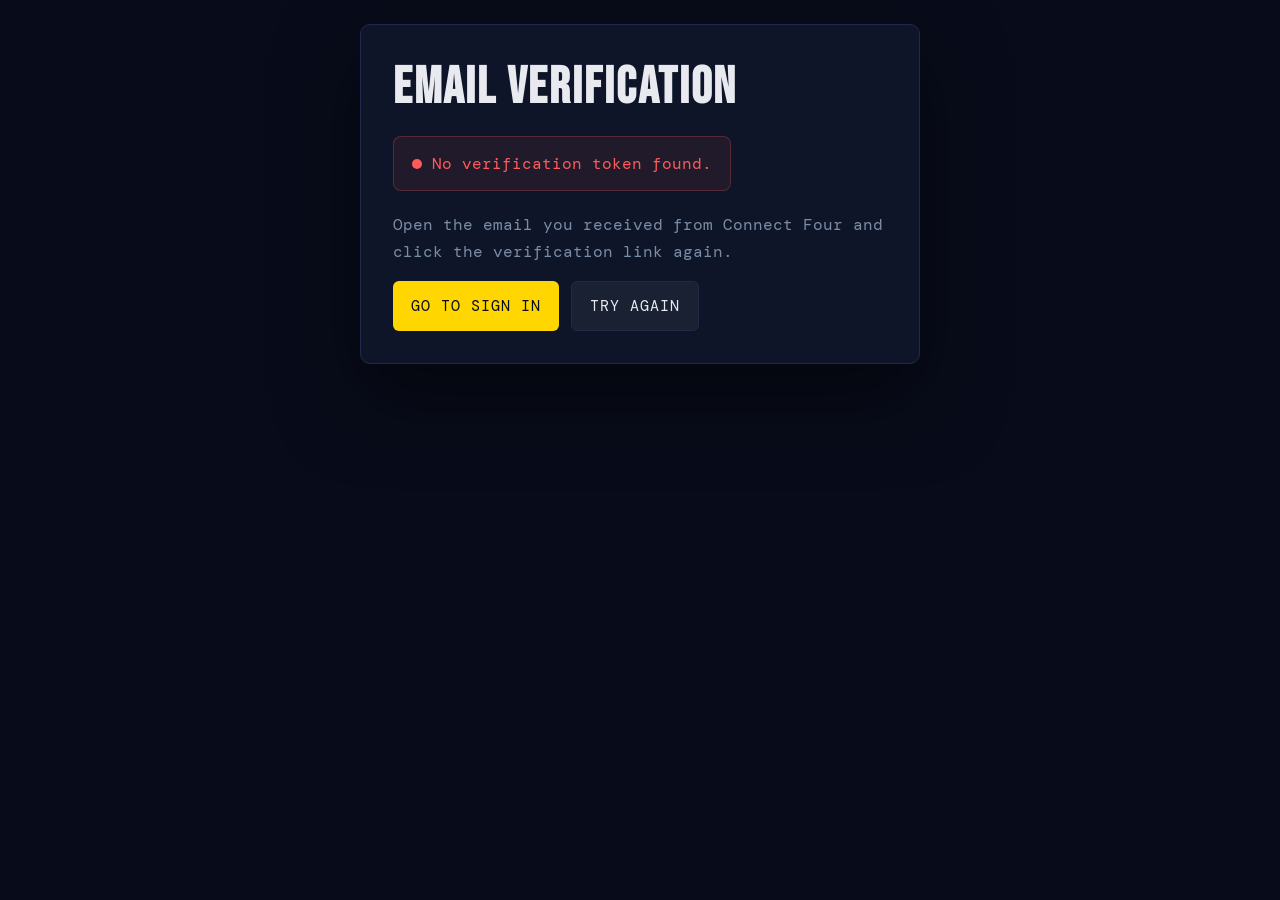
<file: verify.html>
<!DOCTYPE html>
<html lang="en">

<head>
  <meta charset="UTF-8">
  <meta name="viewport" content="width=device-width, initial-scale=1.0">
  <title>Connect Four — Verify Email</title>
  <link rel="preconnect" href="https://fonts.googleapis.com">
  <link rel="icon" href="/favicon.svg" type="image/svg+xml">
  <link rel="apple-touch-icon" href="/favicon-waffle.png">
  <link href="https://fonts.googleapis.com/css2?family=Bebas+Neue&family=DM+Mono:wght@400;500&display=swap" rel="stylesheet">
  <style>
    :root {
      --navy: #080C1A;
      --board: #0E1528;
      --surface: #141B30;
      --border: #1E2A48;
      --text: #E8EAF0;
      --muted: #7A8DA6;
      --yellow: #FFD600;
      --success: #00C864;
      --fail: #FF5A5A;
    }

    * {
      box-sizing: border-box;
      margin: 0;
      padding: 0;
    }

    html,
    body {
      min-height: 100%;
      background: var(--navy);
      color: var(--text);
      font-family: 'DM Mono', monospace;
    }

    body {
      display: flex;
      align-items: center;
      justify-content: center;
      padding: 24px;
    }

    .card {
      width: min(560px, 100%);
      background: var(--board);
      border: 1px solid var(--border);
      border-radius: 10px;
      padding: 32px;
      box-shadow: 0 32px 80px rgba(0, 0, 0, .5);
    }

    h1 {
      font-family: 'Bebas Neue', sans-serif;
      font-size: clamp(2rem, 4vw, 3.2rem);
      letter-spacing: 2px;
      margin-bottom: 18px;
    }

    p {
      margin-bottom: 16px;
      line-height: 1.7;
      color: var(--muted);
    }

    .status {
      display: inline-flex;
      align-items: center;
      gap: 10px;
      padding: 16px 18px;
      border-radius: 8px;
      border: 1px solid transparent;
      margin-bottom: 20px;
    }

    .status.success {
      background: rgba(0, 200, 100, .08);
      border-color: rgba(0, 200, 100, .25);
      color: var(--success);
    }

    .status.fail {
      background: rgba(255, 90, 90, .08);
      border-color: rgba(255, 90, 90, .25);
      color: var(--fail);
    }

    .status .dot {
      width: 10px;
      height: 10px;
      border-radius: 50%;
      background-color: currentColor;
    }

    .actions {
      display: flex;
      flex-wrap: wrap;
      gap: 12px;
    }

    .button {
      padding: 14px 18px;
      border: none;
      border-radius: 6px;
      cursor: pointer;
      font-family: 'DM Mono', monospace;
      font-size: 0.94rem;
      letter-spacing: 1px;
      text-transform: uppercase;
    }

    .button.primary {
      background: var(--yellow);
      color: var(--navy);
    }

    .button.secondary {
      background: rgba(255, 255, 255, .05);
      color: var(--text);
      border: 1px solid var(--border);
    }

    .spinner {
      width: 18px;
      height: 18px;
      border: 2px solid rgba(255, 255, 255, .25);
      border-top-color: var(--yellow);
      border-radius: 50%;
      animation: spin .8s linear infinite;
    }

    @keyframes spin {
      to {
        transform: rotate(360deg);
      }
    }

    .hidden {
      display: none;
    }

  </style>
</head>

<body>
  <div class="card">
    <h1>Email Verification</h1>
    <div id="status" class="status hidden"><span class="dot"></span><span id="status-text"></span></div>
    <p id="description">Verifying your email now. Please wait while we confirm your account.</p>
    <div class="actions">
      <button id="sign-in" class="button primary hidden">Go to Sign In</button>
      <button id="retry" class="button secondary hidden">Try Again</button>
    </div>
  </div>

  <script type="module">
    const API_BASE = 'https://db.connectfour.workers.dev';
    const signInButton = document.getElementById('sign-in');
    const retryButton = document.getElementById('retry');
    const statusEl = document.getElementById('status');
    const statusText = document.getElementById('status-text');
    const description = document.getElementById('description');

    function showStatus(type, message) {
      statusEl.className = `status ${type}`;
      statusText.textContent = message;
      statusEl.classList.remove('hidden');
    }

    function showLinks(success) {
      signInButton.classList.remove('hidden');
      retryButton.classList.toggle('hidden', success);
    }

    async function apiFetch(path) {
      const res = await fetch(API_BASE + path, {
        method: 'GET',
      });
      const data = await res.json().catch(() => ({}));
      return {
        ok: res.ok,
        status: res.status,
        data
      };
    }

    function getToken() {
      return new URLSearchParams(globalThis.location.search).get('token');
    }

    async function verifyEmail() {
      const token = getToken();
      if (!token) {
        showStatus('fail', 'No verification token found.');
        description.textContent = 'Open the email you received from Connect Four and click the verification link again.';
        showLinks(false);
        return;
      }

      description.textContent = 'Checking your verification link…';
      const {
        ok,
        data
      } = await apiFetch(`/verify?token=${encodeURIComponent(token)}`);

      if (ok && data?.ok) {
        showStatus('success', 'Email verified successfully!');
        description.textContent = 'Your account is now verified. You can sign in and start playing.';
        showLinks(true);
      } else {
        showStatus('fail', data?.error || 'Verification failed.');
        description.textContent = 'The link may have expired or been used already. You can try again or sign in to request help.';
        showLinks(false);
      }
    }

    signInButton.addEventListener('click', () => {
      globalThis.location.href = '/auth.html';
    });

    retryButton.addEventListener('click', verifyEmail);

    await verifyEmail();

  </script>
</body>

</html>
</file>
<file: game.css>
:root {
      --bg: #0a0a0f;
      --board: #1a1a2e;
      --board-border: #2a2a4e;
      --cell-empty: #0d0d1a;
      --cell-empty-border: #1e1e3a;
      --red: #cc0044;
      --red-win: #ff2266;
      --red-glow: #ff2266;
      --yellow: #cc8800;
      --yellow-win: #ffcc00;
      --yellow-glow: #ffcc00;
      --text: #ccc;
      --text-dim: #555;
      --text-dimmer: #333;
      --btn-border: #333;
      --min-vh: min(100vh, min(100dvh, 100svh));
      --min-vw: min(100vw, min(100dvw, 100svw));
    }

    /* FIXED: was "-" */
    * {
      box-sizing: border-box;
      margin: 0;
      padding: 0;
    }

    #hover-row {
      max-width: var(--min-vw);
      --border: 1px solid yellow;
    }

    body {
      background: var(--bg);
      min-height: var(--min-vh);
      max-width: var(--min-vw);
      display: flex;
      flex-direction: column;
      align-items: center;
      justify-content: center;
      font-family: "Courier New", monospace;
      /* fixed quotes */
      padding: 24px 16px;
      color: var(--text);
    }

    #title-label {
      font-size: 11px;
      letter-spacing: 0.4em;
      color: var(--text-dim);
      text-transform: uppercase;
      margin-bottom: 4px;
      text-align: center;
    }

    #title {
      font-size: 32px;
      font-weight: 900;
      letter-spacing: 0.05em;
      text-align: center;
      margin-bottom: 24px;
    }

    #player-config {
      display: flex;
      gap: 16px;
      margin-bottom: 20px;
      flex-wrap: wrap;
      justify-content: center;
    }

    #auth-bar {
      min-height: 26px;
      margin: -12px 0 18px;
      display: flex;
      align-items: center;
      justify-content: center;
      gap: 12px;
      color: var(--text-dim);
      font-size: 11px;
      letter-spacing: 0.12em;
      text-transform: uppercase;
      text-align: center;
      flex-wrap: wrap;
    }

    #signin-btn,
    #logout-btn {
      background: transparent;
      border: 1px solid var(--btn-border);
      color: #888;
      padding: 5px 14px;
      font-size: 10px;
      letter-spacing: 0.16em;
      cursor: pointer;
      font-family: inherit;
      text-transform: uppercase;
    }

    #signin-btn:hover,
    #logout-btn:hover {
      border-color: #777;
      color: #bbb;
    }

    .player-select-wrap {
      text-align: center;
    }

    .player-select-label {
      font-size: 10px;
      color: #666;
      letter-spacing: 0.2em;
      margin-bottom: 4px;
    }

    select {
      background: #111;
      border: 1px solid #333;
      color: var(--text);
      padding: 4px 8px;
      font-size: 12px;
      font-family: inherit;
      cursor: pointer;
      outline: none;
    }

    select option {
      background: #111;
    }

    #status-bar {
      height: 28px;
      display: flex;
      align-items: center;
      justify-content: center;
      margin-bottom: 12px;
      gap: 8px;
      font-size: 13px;
      letter-spacing: 0.1em;
    }

    #board-wrap {
      max-width: var(--min-vw);
      position: relative;
    }

    #hover-row {
      display: flex;
      height: 20px;
      margin-bottom: 4px;
    }

    .hover-cell {
      width: 60px;
      display: flex;
      justify-content: center;
      align-items: center;
    }

    .hover-pip {
      width: 10px;
      height: 10px;
      border-radius: 50%;
      opacity: 0;
      transition: opacity 0.1s;
    }

    #board {
      max-width: var(--min-vw);
      background: var(--board);
      border: 2px solid var(--board-border);
      padding: 8px;
      border-radius: 4px;
      display: inline-block;
      cursor: default;
    }

    .board-row {
      display: flex;
    }

    .board-cell {
      width: 60px;
      height: 60px;
      display: flex;
      align-items: center;
      justify-content: center;
    }

    .disc {
      width: 46px;
      height: 46px;
      border-radius: 50%;
      background: var(--cell-empty);
      border: 1px solid var(--cell-empty-border);
      transition:
        background 0.1s,
        box-shadow 0.15s,
        transform 0.15s;
    }

    .disc.red {
      background: var(--red);
      border: none;
      box-shadow: inset 0 -3px 6px rgba(0, 0, 0, 0.4);
    }

    .disc.yellow {
      background: var(--yellow);
      border: none;
      box-shadow: inset 0 -3px 6px rgba(0, 0, 0, 0.4);
    }

    .disc.win-red {
      background: var(--red-win);
      box-shadow: 0 0 16px var(--red-glow);
      border: 2px solid #ff88aa;
    }

    .disc.win-yellow {
      background: var(--yellow-win);
      box-shadow: 0 0 16px var(--yellow-glow);
      border: 2px solid #ffee88;
    }

    .disc.falling {
      animation: fall var(--fall-duration, 0.5s) cubic-bezier(0.33, 0, 0.66, 1.4) forwards;
    }

    @keyframes fall {
      from {
        transform: translateY(var(--fall-from));
      }

      to {
        transform: translateY(0);
      }
    }

    #col-labels {
      display: flex;
      margin-top: 4px;
    }

    .col-label {
      width: 60px;
      text-align: center;
      font-size: 10px;
      color: var(--text-dimmer);
    }

    #controls {
      margin-top: 20px;
      display: flex;
      gap: 12px;
      align-items: center;
    }

    #reset-btn,
    #start-btn {
      background: transparent;
      border: 1px solid var(--btn-border);
      color: #666;
      padding: 6px 20px;
      font-size: 11px;
      letter-spacing: 0.2em;
      cursor: pointer;
      font-family: inherit;
      text-transform: uppercase;
      transition:
        border-color 0.15s,
        color 0.15s;
    }

    #reset-btn:hover,
    #start-btn:hover {
      border-color: #666;
      color: #aaa;
    }

    #thought-panel {
      margin-top: 12px;
      max-width: 440px;
      width: 100%;
      min-height: 0;
      max-height: 120px;
      overflow-y: auto;
      font-size: 10px;
      color: #7a7aaa;
      letter-spacing: 0.05em;
      line-height: 1.5;
      padding: 0 8px;
      text-align: left;
      white-space: pre-wrap;
      word-break: break-word;
      transition: opacity 0.3s;
    }

    #thought-panel:empty {
      display: none;
    }

    #move-count {
      font-size: 10px;
      color: var(--text-dimmer);
      letter-spacing: 0.1em;
    }

    #history-line {
      margin-top: 12px;
      font-size: 9px;
      color: #2a2a4a;
      letter-spacing: 0.1em;
      text-align: center;
      max-width: 420px;
      word-break: break-all;
    }

    @keyframes blink {

      0%,
      100% {
        opacity: 1;
      }

      50% {
        opacity: 0.2;
      }
    }

    .blink {
      animation: blink 1s infinite;
    }

    #nav-links {
      font-size: 10px;
      letter-spacing: 0.2em;
      margin-bottom: 16px;
      text-align: center;
    }

    #nav-links a {
      color: #888;
      text-decoration: none;
      margin: 0 12px;
      transition: color 0.2s;
    }

    #nav-links a:hover {
      color: #aaa;
    }

    .nav-divider {
      color: #444;
    }

    @keyframes suggest-pulse {

      0%,
      100% {
        box-shadow:
          0 0 0 2px var(--suggest-color),
          0 0 8px var(--suggest-color);
        opacity: 0.55;
      }

      50% {
        box-shadow:
          0 0 0 3px var(--suggest-color),
          0 0 20px var(--suggest-color);
        opacity: 0.85;
      }
    }

    .disc.suggested {
      animation: suggest-pulse 0.9s ease-in-out infinite;
      background: var(--suggest-color);
      border: none;
    }

    @media (prefers-color-scheme: light) {
      :root {
        --bg: #f0f0f5;
        --board: #dddde8;
        --board-border: #b0b0c8;
        --cell-empty: #ffffff;
        --cell-empty-border: #c0c0d8;
        --red: #cc0044;
        --red-win: #ff2266;
        --red-glow: #ff2266;
        --yellow: #cc8800;
        --yellow-win: #e6a800;
        --yellow-glow: #e6a800;
        --text: #222;
        --text-dim: #666;
        --text-dimmer: #999;
        --btn-border: #aaa;
      }

      body {
        background: var(--bg);
        color: var(--text);
      }

      select {
        background: #fff;
        border-color: #aaa;
        color: #222;
      }

      select option {
        background: #fff;
      }

      #reset-btn,
      #start-btn {
        color: #555;
      }

      #reset-btn:hover,
      #start-btn:hover {
        border-color: #666;
        color: #222;
      }

      #thought-panel {
        color: #6666aa;
      }

      #history-line {
        color: #999;
      }
    }
</file>
